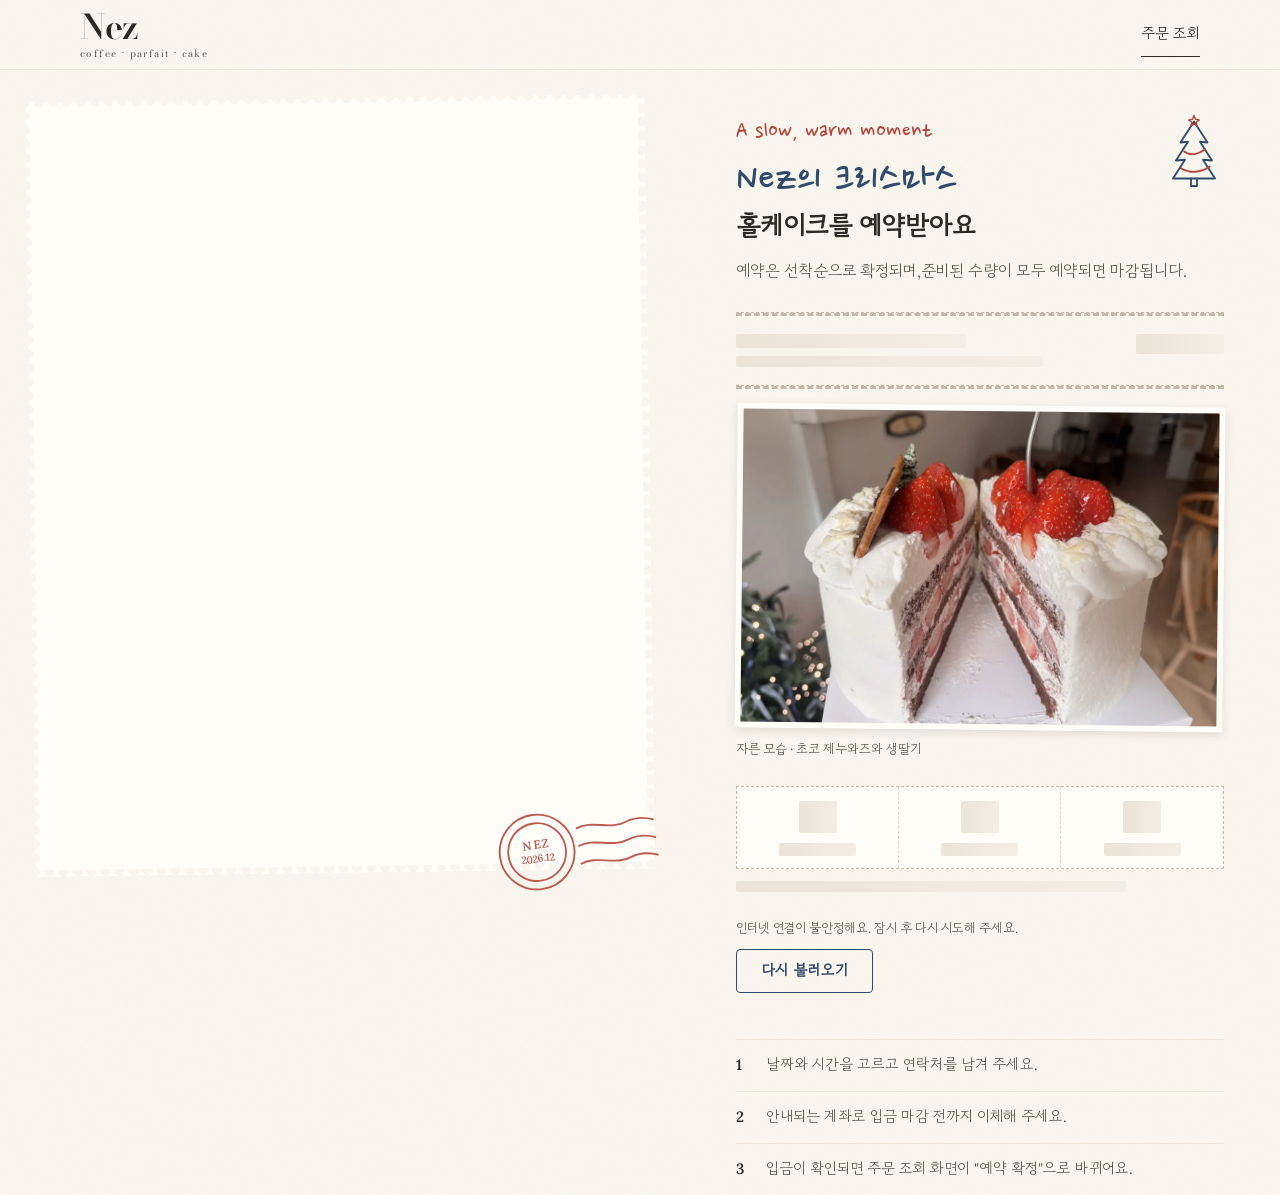
<file: web/index.html>
<!doctype html>
<html lang="ko">
<head>
  <meta charset="utf-8">
  <meta name="viewport" content="width=device-width, initial-scale=1, viewport-fit=cover">
  <meta name="theme-color" content="#fbf8f1">
  <meta name="format-detection" content="telephone=no">
  <title>크리스마스 홀케이크 예약</title>
  <meta name="description" content="Nez 크리스마스 딸기 홀케이크 예약 · 12월 23·24·25일 픽업 · 선착순">
  <!-- 링크 미리보기 (카카오톡·인스타 등). og:image는 절대 주소여야 해서 배포 주소를 적는다. -->
  <meta property="og:type" content="website">
  <meta property="og:site_name" content="Nez">
  <meta property="og:title" content="Nez 크리스마스 홀케이크 예약">
  <meta property="og:description" content="12월 23·24·25일 픽업 · 마스카포네 생크림, 초코 제누와즈, 생딸기 · 선착순 예약">
  <meta property="og:url" content="https://nez-cake.github.io/">
  <meta property="og:image" content="https://nez-cake.github.io/assets/og.jpg">
  <meta property="og:image:width" content="1200">
  <meta property="og:image:height" content="630">
  <meta property="og:image:alt" content="트리 앞 딸기 생크림 홀케이크와 메리 크리스마스 쿠키">
  <meta property="og:locale" content="ko_KR">
  <meta name="twitter:card" content="summary_large_image">
  <!-- 파비콘: 손그림 케이크. SVG를 먼저, 못 쓰는 브라우저는 PNG. 홈 화면 아이콘은 180px PNG -->
  <link rel="icon" href="assets/favicon.svg" type="image/svg+xml">
  <link rel="icon" href="assets/favicon-32.png" type="image/png" sizes="32x32">
  <link rel="apple-touch-icon" href="assets/apple-touch-icon.png">
  <link rel="preconnect" href="https://fonts.googleapis.com">
  <link rel="preconnect" href="https://fonts.gstatic.com" crossorigin>
  <link href="https://fonts.googleapis.com/css2?family=Gowun+Dodum&family=Nanum+Pen+Script&display=swap" rel="stylesheet">
  <!-- 숫자 글꼴 Lora: 숫자·기호·영문 대문자만 받아 온다(text=). 본문 글꼴 맨 앞에 두어 페이지의 모든 숫자가 Lora로 보인다 -->
  <link href="https://fonts.googleapis.com/css2?family=Lora:wght@500;600&display=swap&text=0123456789%2C.%3A-~%2F%25ABCDEFGHIJKLMNOPQRSTUVWXYZ" rel="stylesheet">
  <!-- 로고 "Nez"와 부제만 보도니: 그 글자만 받아 온다(text=) -->
  <link href="https://fonts.googleapis.com/css2?family=Bodoni+Moda:opsz,wght@6..96,400;6..96,600&display=swap&text=Nezcofeparitk%C2%B7%20" rel="stylesheet">
  <!--
    버전 꼬리표 규칙 (예전 파일이 브라우저에 남아 화면이 깨지는 것을 막는다)
    - styles.css, config.js, mock/mock-api.js, app.js 를 고치면, 아래 네 주소의 ?v= 값을 모두 새 값으로 올린다.
    - 값은 "날짜 + 알파벳" 형식: 20261123b → 같은 날 다시 고치면 20261123c, 다음 날이면 20261124a.
    - 네 파일 모두 같은 값을 쓴다. 하나만 고쳐도 네 개를 함께 올린다(헷갈리지 않게).
    - index.html 자체에는 꼬리표를 붙일 수 없다. GitHub Pages는 파일을 10분쯤 캐시하므로, 배포 직후 10분 안에는 예전 화면이 보일 수 있다(그래도 짝이 맞는 파일끼리 열려 깨지지 않는다).
  -->
  <link rel="stylesheet" href="styles.css?v=20261128b">
</head>
<body>
  <a class="skip" href="#main">본문으로 건너뛰기</a>

  <header class="top">
    <div class="top-in">
      <button type="button" class="back" id="backBtn" aria-label="처음 화면으로" hidden>
        <svg viewBox="0 0 24 24" aria-hidden="true"><path d="M15 5l-7 7 7 7"/></svg>
      </button>
      <a href="#" class="logo" id="logo" aria-label="처음 화면으로">
        <span class="logo-name" id="logoName">Nez</span>
        <span class="logo-sub" id="logoSub">coffee · parfait · cake</span>
      </a>
      <a href="#lookup" class="top-link">주문 조회</a>
    </div>
  </header>

  <main id="main" tabindex="-1">

    <!-- 불러오는 중 / 오류 -->
    <section class="screen screen-center" data-screen="loading" aria-busy="true" hidden>
      <div class="dots" aria-hidden="true"><span></span><span></span><span></span></div>
      <p class="muted">예약 정보를 불러오고 있어요</p>
    </section>

    <section class="screen screen-center" data-screen="error" hidden>
      <p class="kicker">잠시만요</p>
      <h1 class="h-lg">페이지를 불러오지 못했어요</h1>
      <p class="muted" id="loadErrorMsg">인터넷 연결을 확인하고 다시 시도해 주세요.</p>
      <button type="button" class="btn btn-solid" id="retryLoad">다시 불러오기</button>
    </section>

    <!-- 1. 소개 + 주문서 (한 화면형) -->
    <section class="screen" data-screen="home" hidden aria-labelledby="introTitle">
      <div class="home">
        <!-- 사진·제목·설명은 API를 기다리지 않고 바로 보인다. 가격·날짜·수량 자리만 뼈대로 있다가 채워진다. -->
        <!-- 대표 사진: 1단 배치는 hero-single(12번을 6:5로 잘라 케이크 전체가 들어감), PC 2단(1080px~ 그리고 가로/세로 9/8 이상, styles.css와 같은 조건) 왼쪽 고정 칸은 세로 사진(12) -->
        <div class="hero-wrap">
        <picture class="home-photo" id="heroPhoto">
          <source media="(min-width: 1080px) and (min-aspect-ratio: 9/8)" srcset="assets/hero-tall.webp" width="1200" height="1600">
          <img src="assets/hero-single.webp" width="1200" height="1000" fetchpriority="high" decoding="async"
            alt="크리스마스 트리 앞 나무 테이블에 놓인 딸기 생크림 홀케이크. 메리 크리스마스 쿠키와 촛불이 꽂혀 있어요.">
        </picture>
        <svg class="postmark" viewBox="0 0 200 110" aria-hidden="true" focusable="false"><g fill="none" stroke="#b4443a" stroke-width="2.2"><circle cx="55" cy="55" r="44"/><circle cx="55" cy="55" r="34"/><path d="M104 34 C124 26 144 42 164 34 C176 30 186 32 196 36 M104 55 C124 47 144 63 164 55 C176 51 186 53 196 57 M104 76 C124 68 144 84 164 76 C176 72 186 74 196 78"/></g><g fill="#b4443a" font-family="Lora, Georgia, serif" font-weight="600" text-anchor="middle"><text x="55" y="51" font-size="14" letter-spacing="1.5">NEZ</text><text x="55" y="67" font-size="12">2026.12</text></g></svg>
        </div>

        <div class="home-body">
          <svg class="deco deco-tree" viewBox="0 0 80 100" aria-hidden="true" focusable="false"><g fill="none" stroke="#2f4a6d" stroke-width="2.4" stroke-linecap="round" stroke-linejoin="round"><path d="M40 10 L22 38 L32 37 L16 62 L28 61 L12 86 L68 86 L52 61 L64 62 L48 37 L58 38 Z"/><path d="M36 86 L36 96 L44 96 L44 86"/><path d="M27 50 C35 56 46 54 55 47" stroke="#b4443a"/><path d="M22 72 C34 80 50 78 61 70" stroke="#b4443a"/><path d="M40 2 l2 5 5 1-4 3 1 5-4-3-4 3 1-5-4-3 5-1z" stroke="#b4443a" stroke-width="1.8"/></g></svg>
          <p class="kicker" id="introKicker">A slow, warm moment</p>
          <h1 class="h-xl" id="introTitle"><span class="hw"><span id="introCafe">Nez</span>의 크리스마스</span> 홀케이크를 예약받아요</h1>
          <p class="lead" id="introLead">예약은 선착순으로 확정되며,준비된 수량이 모두 예약되면 마감됩니다.</p>

          <div id="introData" aria-busy="true">
            <ul class="cakes" id="cakeList">
              <li class="sk-row" aria-hidden="true"><div><span class="sk sk-w60"></span><span class="sk sk-w80 sk-sm"></span></div><span class="sk sk-price"></span></li>
            </ul>
            <!-- 단면 사진: 구성 설명(초코 제누와즈, 생딸기)을 눈으로 보여 준다 -->
            <figure class="cake-cut">
              <img src="assets/cake-cut.webp" width="1200" height="800" loading="lazy" decoding="async"
                alt="케이크를 자른 단면. 초코 제누와즈 사이사이에 생크림과 생딸기가 층층이 들어 있어요.">
              <figcaption>자른 모습 · 초코 제누와즈와 생딸기</figcaption>
            </figure>
            <div class="datebox" id="introDates" role="list" aria-label="날짜별 예약 현황">
              <div aria-hidden="true"><span class="sk sk-num"></span><span class="sk sk-w50 sk-sm"></span></div>
              <div aria-hidden="true"><span class="sk sk-num"></span><span class="sk sk-w50 sk-sm"></span></div>
              <div aria-hidden="true"><span class="sk sk-num"></span><span class="sk sk-w50 sk-sm"></span></div>
            </div>
            <dl class="facts" id="introNote"><div aria-hidden="true"><span class="sk sk-w80 sk-sm"></span></div></dl>
            <p class="place" id="introPlace" hidden></p>
            <p class="load-msg" id="introLoadMsg" role="status">예약 현황을 불러오고 있어요…</p>
          </div>

          <!-- 픽업 안내: catalog notices. 비어 있으면 숨긴다 -->
          <section class="notice-sec" id="story" aria-labelledby="noticeTitle" hidden>
            <h2 class="sub-title" id="noticeTitle">픽업 안내 <svg class="deco deco-bow" viewBox="0 0 100 60" aria-hidden="true" focusable="false"><g fill="none" stroke="#b4443a" stroke-width="2.6" stroke-linecap="round" stroke-linejoin="round"><path d="M50 24 C34 6 14 10 18 24 C22 36 42 32 50 24 C58 32 78 36 82 24 C86 10 66 6 50 24Z"/><path d="M47 27 C42 40 36 48 28 56"/><path d="M53 27 C58 40 64 48 72 56"/><circle cx="50" cy="25" r="4"/></g></svg></h2>
            <ul class="notices" id="introNotices"></ul>
          </section>

          <ol class="steps" aria-label="예약 순서">
            <li><i>1</i><span>날짜와 시간을 고르고 연락처를 남겨 주세요.</span></li>
            <li><i>2</i><span>안내되는 계좌로 입금 마감 전까지 이체해 주세요.</span></li>
            <li><i>3</i><span>입금이 확인되면 주문 조회 화면이 <span class="nw">"예약 확정"으로</span> 바뀌어요.</span></li>
          </ol>

          <!-- 접수 전·마감 후에는 주문서 대신 이 안내만 보인다 -->
          <p class="closed" id="closedNotice" role="status" hidden></p>

          <form id="orderForm" class="order-form" novalidate autocomplete="on" aria-labelledby="formTitle" hidden>
            <h2 class="divider-title" id="formTitle"><span>예약하기</span><svg class="deco deco-cake" viewBox="0 0 120 100" aria-hidden="true" focusable="false"><g fill="none" stroke="#2f4a6d" stroke-width="2.6" stroke-linecap="round" stroke-linejoin="round"><path d="M20 52 C20 46 100 46 100 52 L100 84 C100 92 20 92 20 84 Z"/><path d="M20 52 C24 60 32 52 38 60 C44 52 52 60 60 54 C68 60 76 52 82 60 C88 52 96 60 100 52"/><path d="M60 46 L60 26"/><path d="M60 22 C63 16 61 12 60 8 C58 13 56 16 60 22Z" stroke="#b4443a"/><path d="M34 48 c-3-6 3-9 6-4 c3-5 9-2 6 4" stroke="#b4443a"/><path d="M74 48 c-3-6 3-9 6-4 c3-5 9-2 6 4" stroke="#b4443a"/><path d="M12 92 L108 92"/></g></svg></h2>

          <fieldset class="sec" data-field="productId" id="cakeField" aria-describedby="err-productId" hidden>
            <legend class="sec-t"><b>케이크</b></legend>
            <div class="cake-choices" id="cakeChoices"></div>
            <p class="err" id="err-productId"></p>
          </fieldset>

          <fieldset class="sec" data-field="pickupDate" aria-describedby="err-pickupDate">
            <legend class="sec-t"><b>픽업 날짜</b><span id="dateHint"></span></legend>
            <div id="calendars"></div>
            <p class="err" id="err-pickupDate"></p>
          </fieldset>

          <fieldset class="sec" data-field="pickupTime" aria-describedby="err-pickupTime">
            <legend class="sec-t"><b>픽업 시간</b><span id="timeHint"></span></legend>
            <div class="times" id="timeChoices"></div>
            <p class="err" id="err-pickupTime"></p>
          </fieldset>

          <div class="sec">
            <h2 class="sec-t"><b>주문하시는 분</b></h2>

            <div class="field" data-field="customerName">
              <label for="customerName">성함</label>
              <input class="input" id="customerName" name="customerName" type="text" maxlength="20" autocomplete="name" enterkeyhint="next" aria-describedby="err-customerName depositorNote">
              <p class="hint" id="depositorNote">입금자명도 이 성함으로 들어가요. <b>이 이름 그대로 입금해야 자동 확정됩니다.</b></p>
              <p class="err" id="err-customerName"></p>
            </div>

            <details class="depositor" id="depositorDetails">
              <summary><span>입금자명이 다른가요?</span></summary>
              <div class="field" data-field="depositorName">
                <label for="depositorName">입금자명</label>
                <input class="input" id="depositorName" name="depositorName" type="text" maxlength="20" enterkeyhint="next" aria-describedby="err-depositorName depositorCallout">
                <p class="callout" id="depositorCallout">통장에 찍히는 이름(가족 명의 등)을 적어 주세요. 이 이름 그대로 입금해야 자동 확정됩니다.</p>
                <p class="err" id="err-depositorName"></p>
              </div>
            </details>

            <div class="field" data-field="phone">
              <label for="phone">연락처</label>
              <input class="input" id="phone" name="phone" type="tel" inputmode="numeric" maxlength="13" autocomplete="tel" enterkeyhint="done" placeholder="010-0000-0000" aria-describedby="err-phone">
              <p class="err" id="err-phone"></p>
            </div>

            <div class="field" data-field="qty">
              <span class="label" id="qtyLabel">케이크 개수</span>
              <div class="qty" role="group" aria-labelledby="qtyLabel" aria-describedby="qtyHint">
                <button type="button" id="qtyMinus" aria-label="한 개 줄이기">−</button>
                <output id="qtyValue" aria-live="polite">1</output>
                <button type="button" id="qtyPlus" aria-label="한 개 늘리기">+</button>
              </div>
              <p class="hint" id="qtyHint"></p>
              <p class="err" id="err-qty"></p>
            </div>

            <div class="field" data-field="lettering" id="letteringField" hidden>
              <label for="lettering">레터링 문구 <span class="opt">선택</span></label>
              <input class="input" id="lettering" name="lettering" type="text" aria-describedby="letteringHint err-lettering">
              <p class="hint" id="letteringHint"><span id="letteringCount">0</span> / <span id="letteringMax">20</span>자</p>
              <p class="err" id="err-lettering"></p>
            </div>
          </div>

          <div class="sec" data-field="agreePrivacy">
            <label class="agree">
              <input type="checkbox" id="agreePrivacy" name="agreePrivacy" aria-describedby="privacyText err-agreePrivacy">
              <span class="box" aria-hidden="true"></span>
              <span>개인정보 수집·이용에 <span class="nw">동의합니다 <em>(필수)</em></span>
                <small id="privacyText"></small>
              </span>
            </label>
            <p class="err" id="err-agreePrivacy"></p>
            <div class="refund-box" id="formRefund" hidden>
              <p class="refund-title">환불·변경 규정</p>
              <p class="refund-text" id="formRefundText"></p>
            </div>
          </div>

          <p class="form-error" id="formError" role="alert" hidden></p>

          </form>

          <!-- 주문 바: 폰·태블릿은 화면 아래 고정, PC는 오른쪽 칸 아래에 붙는다 -->
          <aside class="summary" id="orderBar" aria-label="주문 요약" hidden>
            <div class="sum-total">
              <span class="sum-meta" id="barMeta">결제 금액</span>
              <strong id="totalAmount">0원</strong>
            </div>
            <button type="submit" form="orderForm" class="btn btn-solid" id="submitBtn">주문하기</button>
          </aside>
        </div>
      </div>
    </section>

    <!-- 3. 입금 안내 / 주문 상태 -->
    <section class="screen" data-screen="order" hidden>
      <div id="orderView" class="order-wrap"></div>
    </section>

    <!-- 4. 주문 조회 -->
    <section class="screen" data-screen="lookup" hidden aria-labelledby="lookupTitle">
      <div class="lookup-wrap">
        <p class="kicker">주문 확인</p>
        <h1 class="h-lg" id="lookupTitle">주문 조회</h1>
        <p class="muted">주문하실 때 적은 성함과 연락처를 입력해 주세요.</p>
        <form id="lookupForm" novalidate>
          <div class="field" data-field="lkName">
            <label for="lookupName">성함</label>
            <input class="input" id="lookupName" type="text" autocomplete="name" maxlength="20" placeholder="김민지" aria-describedby="err-lkName">
            <p class="err" id="err-lkName"></p>
          </div>
          <div class="field" data-field="lkPhone">
            <label for="lookupPhone">연락처</label>
            <input class="input" id="lookupPhone" type="tel" inputmode="numeric" autocomplete="tel" maxlength="13" placeholder="010-0000-0000" aria-describedby="err-lkPhone">
            <p class="err" id="err-lkPhone"></p>
          </div>
          <p class="form-error" id="lookupError" role="alert" hidden></p>
          <button type="submit" class="btn btn-solid btn-block" id="lookupBtn">조회하기</button>
        </form>
        <div class="order-list" id="lookupResults" hidden></div>
        <div class="order-list recent" id="recentOrders" hidden></div>
      </div>
    </section>
  </main>

  <footer class="footer" id="footer" hidden>
    <div class="footer-in">
      <p class="footer-logo" id="footName"></p>
      <dl class="footer-biz" id="footBiz"></dl>
      <div class="footer-policy" id="footPolicy">
        <p class="footer-label">환불·변경 규정</p>
        <p id="footRefund"></p>
      </div>
      <a class="footer-insta" id="footInsta" href="#" target="_blank" rel="noopener" hidden>인스타그램</a>
    </div>
  </footer>

  <!-- 복사 대체용 시트 (클립보드가 막힌 브라우저) -->
  <div class="sheet" id="copySheet" hidden>
    <div class="sheet-panel" role="dialog" aria-modal="true" aria-labelledby="copySheetTitle">
      <p class="sheet-title" id="copySheetTitle">길게 눌러 복사해 주세요</p>
      <input class="input input-code" id="copySheetInput" type="text" readonly aria-labelledby="copySheetTitle">
      <button type="button" class="btn btn-line btn-block" id="copySheetClose">닫기</button>
    </div>
  </div>

  <div class="toast" id="toast" role="status" aria-live="polite"></div>

  <script src="config.js?v=20261128b"></script>
  <script src="mock/mock-api.js?v=20261128b"></script>
  <script src="app.js?v=20261128b"></script>
</body>
</html>
</file>
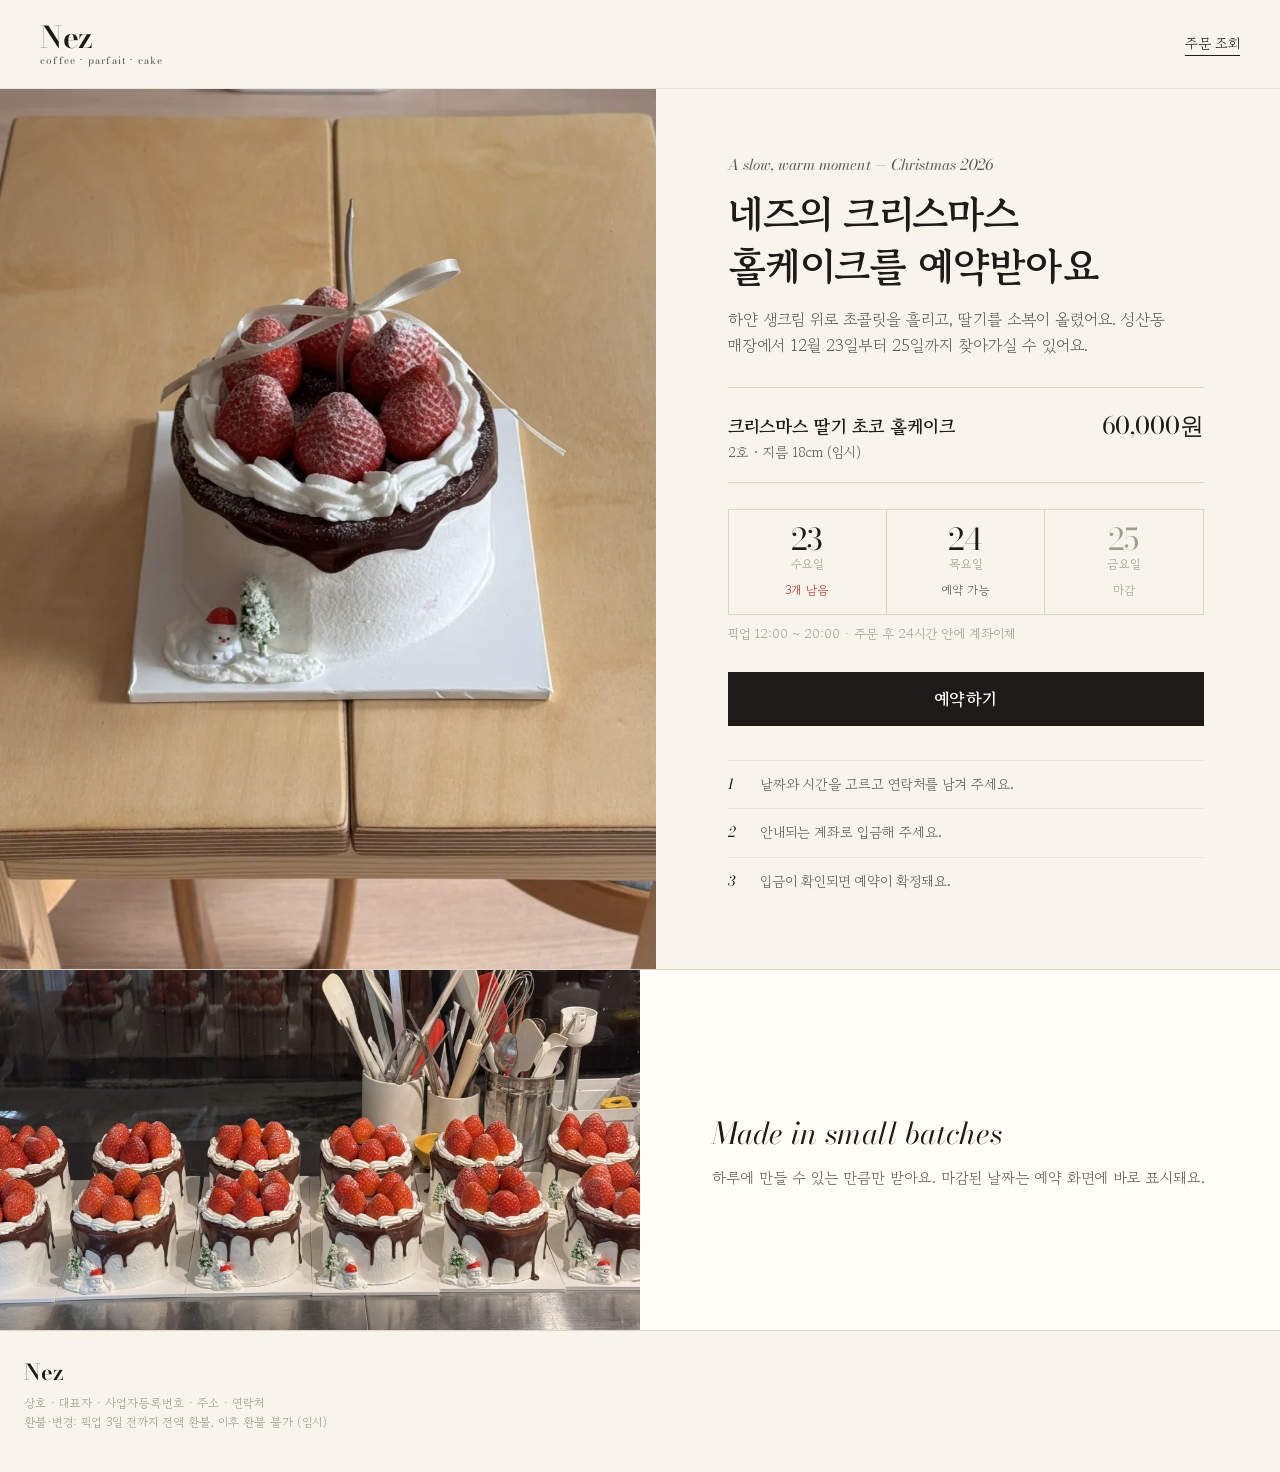
<file: web/mockups/a.html>
<!doctype html>
<html lang="ko">
<head>
<meta charset="utf-8">
<meta name="viewport" content="width=device-width, initial-scale=1">
<title>Nez 목업 A · 영업 달력</title>
<link rel="preconnect" href="https://fonts.googleapis.com">
<link rel="preconnect" href="https://fonts.gstatic.com" crossorigin>
<link href="https://fonts.googleapis.com/css2?family=Bodoni+Moda:ital,opsz,wght@0,6..96,400;0,6..96,600;1,6..96,400&family=Gowun+Batang:wght@400;700&display=swap" rel="stylesheet">
<style>
/* 방향 A — "영업 달력": 아이보리 종이, 굵기 대비 큰 세리프, 가는 회색 격자, 분홍 원 */
:root{
  --ivory:#f8f4ec; --paper:#fffdf8; --line:#d9d3c8; --line-soft:#e9e4da;
  --ink:#1d1a17; --ink-2:#5e574f; --ink-3:#a39b90;
  --choco:#4a2f24; --wood:#c9a97c; --berry:#b7372f; --pink:#f6d9d6; --silver:#b9bcc0; --pista:#a7b38a;
  --latin:"Bodoni Moda", "Times New Roman", serif;
  --kr:"Gowun Batang", "Apple SD Gothic Neo", serif;
}
*{box-sizing:border-box} html{-webkit-text-size-adjust:100%}
body{margin:0;background:var(--ivory);color:var(--ink);font-family:var(--kr);font-size:16px;line-height:1.65;word-break:keep-all}
img{display:block;max-width:100%}
.screen{display:none} .screen.on{display:block}

/* 상단 */
.top{display:flex;align-items:center;justify-content:space-between;padding:18px 22px;border-bottom:1px solid var(--line-soft);background:var(--ivory)}
.logo{font-family:var(--latin);font-size:30px;font-weight:600;letter-spacing:-.01em;line-height:1;text-decoration:none;color:var(--ink)}
.logo small{display:block;font-size:10px;font-weight:400;letter-spacing:.12em;color:var(--ink-2);margin-top:4px}
.top a.link{font-size:14px;color:var(--ink);text-decoration:none;border-bottom:1px solid var(--ink)}

/* 소개 */
.intro{display:grid}
.intro-photo{position:relative;background:#e9dfcf}
.intro-photo img{width:100%;aspect-ratio:4/5;object-fit:cover}
.intro-text{padding:34px 24px 40px}
.kicker{font-family:var(--latin);font-style:italic;font-size:15px;color:var(--ink-2);margin:0}
h1{font-family:var(--kr);font-weight:700;font-size:30px;line-height:1.3;margin:10px 0 14px;letter-spacing:-.02em}
.lead{color:var(--ink-2);margin:0 0 28px}
.cake{border-top:1px solid var(--line);border-bottom:1px solid var(--line);padding:18px 0;display:flex;justify-content:space-between;align-items:baseline;gap:12px}
.cake b{font-size:18px} .cake span{color:var(--ink-2);font-size:14px;display:block}
.price{font-family:var(--latin);font-size:24px;white-space:nowrap}
.dates{display:grid;grid-template-columns:repeat(3,1fr);margin:26px 0 8px;border:1px solid var(--line)}
.dates>div{padding:14px 6px;text-align:center;border-right:1px solid var(--line)}
.dates>div:last-child{border-right:0}
.dates .n{font-family:var(--latin);font-size:30px;line-height:1}
.dates .w{font-size:12px;color:var(--ink-3)}
.dates .s{font-size:12px;margin-top:6px;color:var(--ink-2)}
.dates .low .s{color:var(--berry)}
.dates .out .n{color:var(--ink-3)} .dates .out .s{color:var(--ink-3)}
.dates .out .n{position:relative}
.note{font-size:13px;color:var(--ink-3);margin:6px 0 28px}
.btn{display:flex;align-items:center;justify-content:center;width:100%;min-height:54px;border:0;border-radius:0;background:var(--ink);color:var(--paper);font-family:var(--kr);font-size:17px;font-weight:700;text-decoration:none;letter-spacing:.02em}
.steps{margin:34px 0 0;padding:0;list-style:none;font-size:14px;color:var(--ink-2)}
.steps li{display:flex;gap:14px;padding:12px 0;border-top:1px solid var(--line-soft)}
.steps i{font-family:var(--latin);font-style:italic;color:var(--ink);min-width:18px}
.lineup{margin:0}
.lineup img{width:100%;aspect-ratio:16/9;object-fit:cover}
.lineup figcaption{font-size:12px;color:var(--ink-3);padding:8px 24px}

/* 주문서 */
.form-wrap{padding:26px 22px 120px}
.form-head h2{font-family:var(--kr);font-size:26px;margin:4px 0 6px}
.form-head p{margin:0;color:var(--ink-2);font-size:14px}
.sec{margin-top:34px}
.sec-t{display:flex;justify-content:space-between;align-items:baseline;margin-bottom:12px}
.sec-t b{font-size:16px}
.sec-t span{font-size:13px;color:var(--ink-3)}

.cal{background:var(--paper);border:1px solid var(--line)}
.cal-h{text-align:center;padding:16px 0 10px;font-family:var(--latin);font-size:34px;line-height:1}
.cal-h small{font-family:var(--kr);font-size:18px;margin-left:2px}
.cal-g{display:grid;grid-template-columns:repeat(7,1fr);border-top:1px solid var(--line)}
.cal-g .wd{font-size:11px;text-align:center;padding:6px 0;color:var(--ink-3);border-bottom:1px solid var(--line)}
.cal-g .d{position:relative;min-height:58px;border-right:1px solid var(--line-soft);border-bottom:1px solid var(--line-soft);padding:6px 2px 4px;text-align:center;font-family:var(--latin);font-size:16px;color:#cfc9be}
.cal-g .d:nth-child(7n){border-right:0}
.cal-g .d.pick{color:var(--ink);cursor:pointer}
.cal-g .d{line-height:34px}
.cal-g .d .c{line-height:1;display:inline-grid;place-items:center;width:34px;height:34px;border-radius:50%}
.cal-g .d .t{display:block;font-family:var(--kr);font-size:10px;line-height:1.2;color:var(--ink-2)}
.cal-g .d.low .t{color:var(--berry)}
.cal-g .d.sel .c{background:var(--choco);color:var(--paper)}
.cal-g .d.out{color:var(--ink-3)}
.cal-g .d.out .c{background:var(--pink);color:#b9827c}
.cal-g .d.out .t{color:#b9827c}
.legend{display:flex;gap:16px;font-size:12px;color:var(--ink-3);padding:10px 12px;border-top:1px solid var(--line)}
.legend i{display:inline-block;width:10px;height:10px;border-radius:50%;margin-right:5px;vertical-align:-1px}

.times{display:grid;grid-template-columns:repeat(4,1fr);border-top:1px solid var(--line);border-left:1px solid var(--line);background:var(--paper)}
.times button{min-height:48px;border:0;border-right:1px solid var(--line);border-bottom:1px solid var(--line);background:transparent;font-family:var(--latin);font-size:16px;color:var(--ink);cursor:pointer}
.times button.sel{background:var(--choco);color:var(--paper)}
.times .ap{grid-column:1/-1;font-family:var(--kr);font-size:12px;color:var(--ink-3);text-align:left;padding:6px 10px;border-right:1px solid var(--line);border-bottom:1px solid var(--line)}

.field{margin-top:22px}
.field label{display:block;font-size:14px;margin-bottom:6px;color:var(--ink-2)}
.input{width:100%;min-height:52px;border:0;border-bottom:1px solid var(--ink);background:transparent;font-family:var(--kr);font-size:18px;padding:8px 2px;border-radius:0;outline:none}
.input::placeholder{color:var(--ink-3)}
.qty{display:flex;align-items:center;justify-content:space-between;border:1px solid var(--line);background:var(--paper);padding:6px}
.qty button{width:46px;height:46px;border:0;background:transparent;font-size:22px;cursor:pointer}
.qty output{font-family:var(--latin);font-size:24px}
.qty .hint{font-size:12px;color:var(--ink-3)}
details{margin-top:14px;font-size:14px;color:var(--ink-2)}
summary{cursor:pointer;list-style:none;border-bottom:1px dashed var(--ink-3);display:inline-block}
summary::-webkit-details-marker{display:none}
.callout{margin-top:10px;font-size:13px;color:var(--berry)}
.agree{display:flex;gap:12px;align-items:flex-start;margin-top:30px;padding:16px;border:1px solid var(--line);background:var(--paper);font-size:14px}
.agree .box{flex:none;width:22px;height:22px;border:1.5px solid var(--ink);display:grid;place-items:center;background:var(--ink);color:var(--paper);font-size:13px}
.agree small{display:block;color:var(--ink-3);margin-top:4px}

.summary{position:fixed;left:0;right:0;bottom:0;background:var(--ivory);border-top:1px solid var(--line);padding:12px 18px 14px;display:flex;gap:14px;align-items:center}
.summary .sum-t{flex:1;min-width:0;font-size:12px;color:var(--ink-2);line-height:1.4}
.summary .sum-t b{display:block;font-family:var(--latin);font-size:22px;color:var(--ink);font-weight:400}
.summary .detail{display:none}
.summary .btn{width:auto;flex:1.2}

footer{padding:30px 24px 40px;border-top:1px solid var(--line);font-size:12px;color:var(--ink-3)}
footer .logo{font-size:22px;margin-bottom:10px;display:inline-block}

/* 넓은 화면 */
@media (min-width:768px){
  .top{padding:22px 40px}
  .intro-text{padding:48px 56px 56px}
  .form-wrap{padding:40px 40px 120px;max-width:720px;margin:0 auto}
  .times{grid-template-columns:repeat(6,1fr)}
}
@media (min-width:1080px){
  .intro{grid-template-columns:minmax(0,1.05fr) minmax(0,1fr);min-height:calc(100vh - 75px)}
  .intro-photo img{height:100%;aspect-ratio:auto;position:absolute;inset:0}
  .intro-text{padding:64px 72px;align-self:center;max-width:620px}
  h1{font-size:40px}
  .lineup{display:grid;grid-template-columns:1fr 1fr;align-items:center;background:var(--paper);border-top:1px solid var(--line)}
  .lineup figcaption{padding:40px 72px;font-size:15px;color:var(--ink-2)}
  .lineup figcaption b{display:block;font-family:var(--latin);font-style:italic;font-weight:400;font-size:30px;color:var(--ink);margin-bottom:8px}
  .form-wrap{max-width:1120px;display:grid;grid-template-columns:minmax(0,1fr) 340px;gap:64px;padding:56px 40px 80px}
  .form-head{grid-column:1/-1}
  .summary{position:sticky;top:24px;align-self:start;display:block;border:1px solid var(--line);background:var(--paper);padding:26px}
  .summary .detail{display:block;margin:14px 0 20px;font-size:14px}
  .summary .detail div{display:flex;justify-content:space-between;padding:9px 0;border-bottom:1px solid var(--line-soft)}
  .summary .detail dt{color:var(--ink-3)} .summary .detail dd{margin:0}
  .summary .btn{width:100%}
  .summary .sum-t b{font-size:30px}
}
</style>
</head>
<body>
<header class="top">
  <a class="logo" href="#">Nez<small>coffee · parfait · cake</small></a>
  <a class="link" href="#">주문 조회</a>
</header>

<!-- 소개 -->
<section class="screen" id="intro">
  <div class="intro">
    <div class="intro-photo"><img src="../assets/hero.webp" alt="원목 테이블 위 딸기 초코 홀케이크"></div>
    <div class="intro-text">
      <p class="kicker">A slow, warm moment — Christmas 2026</p>
      <h1>네즈의 크리스마스<br>홀케이크를 예약받아요</h1>
      <p class="lead">하얀 생크림 위로 초콜릿을 흘리고, 딸기를 소복이 올렸어요. 성산동 매장에서 12월 23일부터 25일까지 찾아가실 수 있어요.</p>
      <div class="cake"><div><b>크리스마스 딸기 초코 홀케이크</b><span>2호 · 지름 18cm (임시)</span></div><div class="price">60,000원</div></div>
      <div class="dates">
        <div class="low"><div class="n">23</div><div class="w">수요일</div><div class="s">3개 남음</div></div>
        <div><div class="n">24</div><div class="w">목요일</div><div class="s">예약 가능</div></div>
        <div class="out"><div class="n">25</div><div class="w">금요일</div><div class="s">마감</div></div>
      </div>
      <p class="note">픽업 12:00 ~ 20:00 · 주문 후 24시간 안에 계좌이체</p>
      <a class="btn" href="#form">예약하기</a>
      <ol class="steps">
        <li><i>1</i>날짜와 시간을 고르고 연락처를 남겨 주세요.</li>
        <li><i>2</i>안내되는 계좌로 입금해 주세요.</li>
        <li><i>3</i>입금이 확인되면 예약이 확정돼요.</li>
      </ol>
    </div>
  </div>
  <figure class="lineup">
    <img src="../assets/lineup.webp" alt="작업대에 줄지어 놓인 홀케이크들">
    <figcaption><b>Made in small batches</b>하루에 만들 수 있는 만큼만 받아요. 마감된 날짜는 예약 화면에 바로 표시돼요.</figcaption>
  </figure>
  <footer><span class="logo">Nez</span><br>상호 · 대표자 · 사업자등록번호 · 주소 · 연락처<br>환불·변경: 픽업 3일 전까지 전액 환불, 이후 환불 불가 (임시)</footer>
</section>

<!-- 주문서 -->
<section class="screen" id="form">
  <div class="form-wrap">
    <div class="form-head"><p class="kicker">Reservation</p><h2>예약하기</h2><p>크리스마스 딸기 초코 홀케이크 · 60,000원</p></div>
    <div class="form-main">
      <div class="sec">
        <div class="sec-t"><b>픽업 날짜</b><span>23 · 24 · 25일 중에서</span></div>
        <div class="cal">
          <div class="cal-h">12<small>월</small></div>
          <div class="cal-g">
            <div class="wd">일</div><div class="wd">월</div><div class="wd">화</div><div class="wd">수</div><div class="wd">목</div><div class="wd">금</div><div class="wd">토</div>
            <div class="d"></div><div class="d"></div><div class="d">1</div><div class="d">2</div><div class="d">3</div><div class="d">4</div><div class="d">5</div>
            <div class="d">6</div><div class="d">7</div><div class="d">8</div><div class="d">9</div><div class="d">10</div><div class="d">11</div><div class="d">12</div>
            <div class="d">13</div><div class="d">14</div><div class="d">15</div><div class="d">16</div><div class="d">17</div><div class="d">18</div><div class="d">19</div>
            <div class="d">20</div><div class="d">21</div><div class="d">22</div>
            <div class="d pick low"><span class="c">23</span><span class="t">3개 남음</span></div>
            <div class="d pick sel"><span class="c">24</span><span class="t">예약 가능</span></div>
            <div class="d out"><span class="c">25</span><span class="t">마감</span></div>
            <div class="d">26</div>
            <div class="d">27</div><div class="d">28</div><div class="d">29</div><div class="d">30</div><div class="d">31</div><div class="d"></div><div class="d"></div>
          </div>
          <div class="legend"><span><i style="background:var(--choco)"></i>선택</span><span><i style="background:var(--pink)"></i>마감</span></div>
        </div>
      </div>

      <div class="sec">
        <div class="sec-t"><b>픽업 시간</b><span>12월 24일 (목)</span></div>
        <div class="times">
          <div class="ap">낮</div>
          <button>12:00</button><button>12:30</button><button>13:00</button><button>13:30</button><button>14:00</button><button class="sel">14:30</button><button>15:00</button><button>15:30</button><button>16:00</button><button>16:30</button><button>17:00</button><button>17:30</button>
          <div class="ap">저녁</div>
          <button>18:00</button><button>18:30</button><button>19:00</button><button>19:30</button><button>20:00</button>
        </div>
      </div>

      <div class="sec">
        <div class="sec-t"><b>주문하시는 분</b></div>
        <div class="field"><label>성함</label><input class="input" value="김민지"></div>
        <div class="field"><label>연락처</label><input class="input" value="010-1234-5678" inputmode="numeric"></div>
        <details><summary>입금자명이 다른가요?</summary>
          <div class="field"><label>입금자명</label><input class="input" value="김민지"></div>
          <p class="callout">이 이름 그대로 입금해야 자동 확정됩니다.</p>
        </details>
        <div class="field"><label>케이크 개수</label>
          <div class="qty"><button aria-label="줄이기">−</button><div style="text-align:center"><output>1</output><div class="hint">최대 2개</div></div><button aria-label="늘리기">+</button></div>
        </div>
      </div>

      <label class="agree"><span class="box">✓</span><span>개인정보 수집·이용에 동의합니다 (필수)<small>이름·연락처 / 예약 확인과 픽업 안내 / 픽업 후 환불 문의 기간까지 보관</small></span></label>
    </div>

    <aside class="summary">
      <div class="sum-t">결제 금액<b>60,000원</b></div>
      <dl class="detail">
        <div><dt>케이크</dt><dd>딸기 초코 홀케이크 × 1</dd></div>
        <div><dt>픽업</dt><dd>12월 24일 (목) 14:30</dd></div>
        <div><dt>입금자명</dt><dd>김민지</dd></div>
      </dl>
      <a class="btn" href="#intro">주문하기</a>
    </aside>
  </div>
</section>

<script>
function show(){var f=location.hash==="#form";document.getElementById("intro").classList.toggle("on",!f);document.getElementById("form").classList.toggle("on",f);scrollTo(0,0)}
addEventListener("hashchange",show);show();
</script>
</body>
</html>
</file>
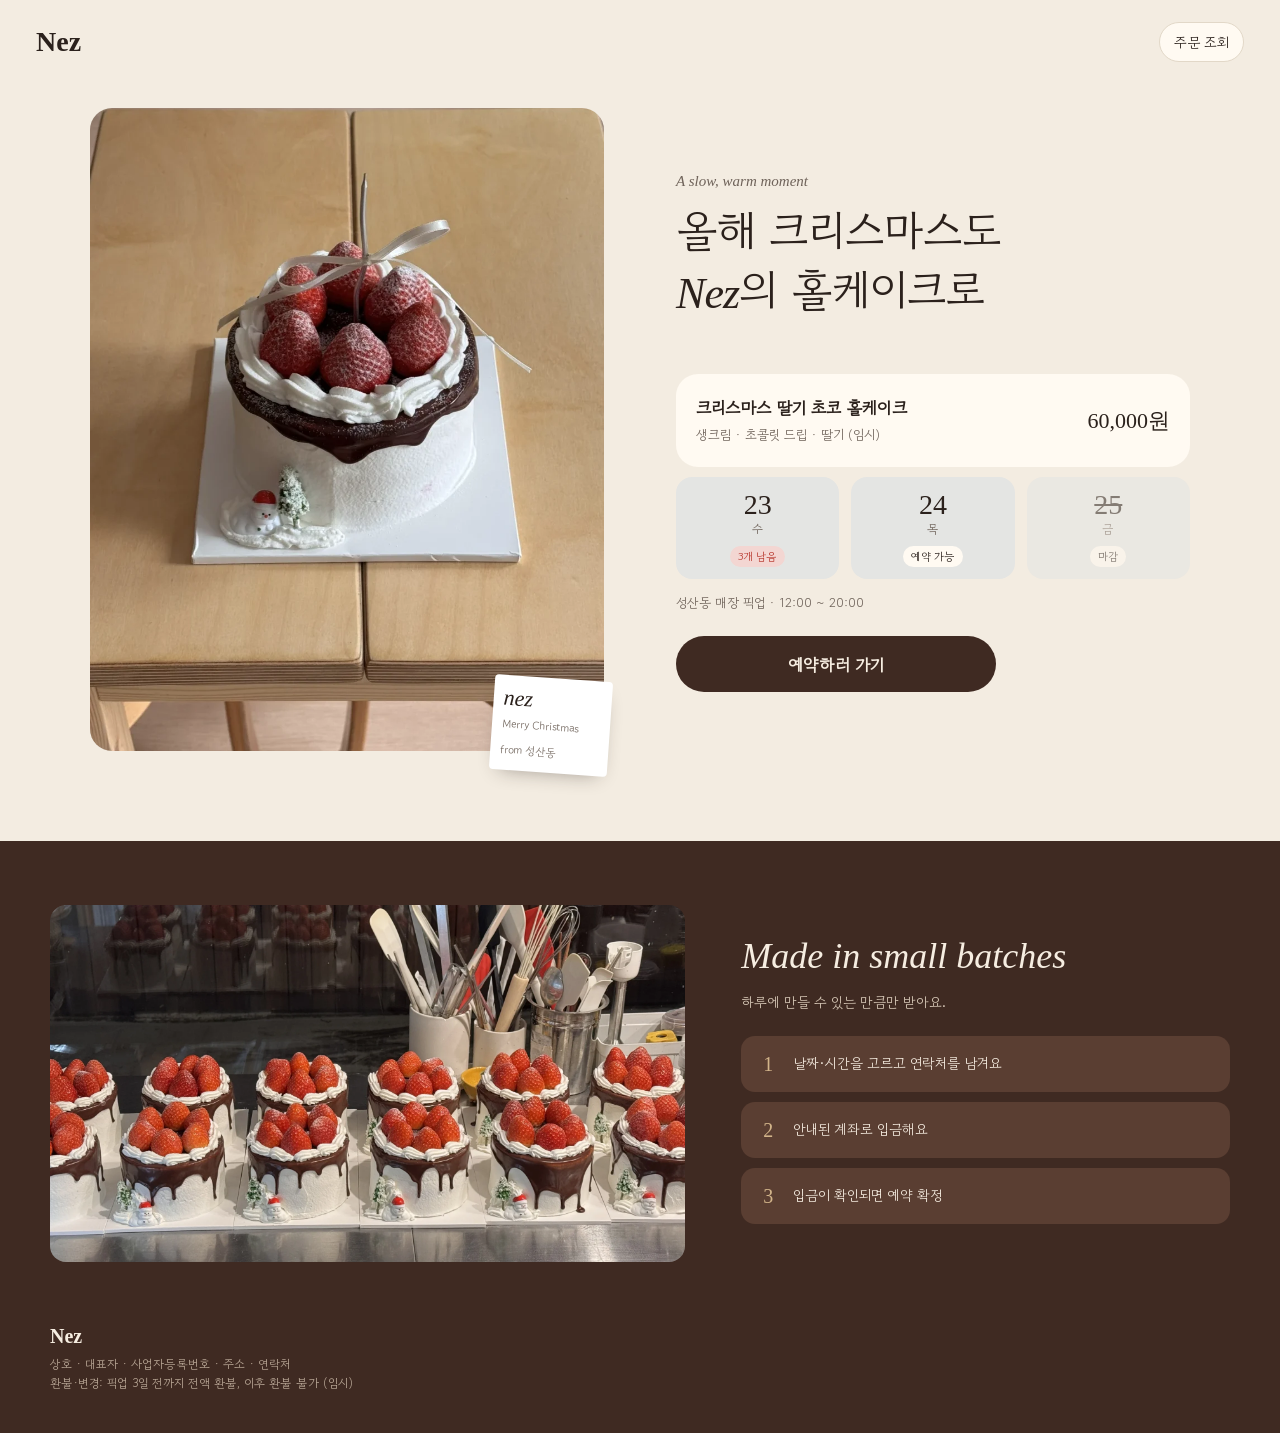
<file: web/mockups/b.html>
<!doctype html>
<html lang="ko">
<head>
<meta charset="utf-8">
<meta name="viewport" content="width=device-width, initial-scale=1">
<title>Nez 목업 B · 은색 트레이</title>
<link rel="preconnect" href="https://fonts.googleapis.com">
<link rel="preconnect" href="https://fonts.gstatic.com" crossorigin>
<link href="https://fonts.googleapis.com/css2?family=Playfair+Display:ital,wght@0,500;0,700;1,500&family=Gowun+Dodum&display=swap" rel="stylesheet">
<style>
/* 방향 B — "은색 트레이": 크림 바탕에 둥근 카드, 초콜릿 브라운 블록, 원목·은색 포인트, 대화체 단계 */
:root{
  --cream:#f3ece1; --card:#fffaf2; --tray:#e4e5e3; --line:#e2d8c8;
  --ink:#2b211c; --ink-2:#6f635a; --ink-3:#a99d92;
  --choco:#3f2a22; --choco-2:#5a3e32; --on-choco:#f6ede1;
  --wood:#d2b48a; --berry:#b8392f; --pink:#f3d6d2; --pista:#b6bf95;
  --display:"Playfair Display", "Times New Roman", serif;
  --body:"Gowun Dodum", -apple-system, "Apple SD Gothic Neo", "Malgun Gothic", sans-serif;
  --r:22px;
}
*{box-sizing:border-box} html{-webkit-text-size-adjust:100%}
body{margin:0;background:var(--cream);color:var(--ink);font-family:var(--body);font-size:16px;line-height:1.6;word-break:keep-all}
img{display:block;max-width:100%}
.screen{display:none} .screen.on{display:block}

.top{display:flex;justify-content:space-between;align-items:center;padding:16px 20px}
.logo{font-family:var(--display);font-weight:700;font-size:28px;line-height:1;color:var(--ink);text-decoration:none}
.pill{font-size:14px;padding:8px 14px;border-radius:999px;background:var(--card);border:1px solid var(--line);color:var(--ink);text-decoration:none}

/* 소개 */
.hero{padding:6px 20px 0;text-align:center}
.hero .tag{display:inline-block;font-family:var(--display);font-style:italic;color:var(--ink-2);font-size:15px}
.hero h1{font-size:28px;line-height:1.35;margin:8px 0 22px;font-weight:400;letter-spacing:-.02em}
.hero h1 em{font-family:var(--display);font-style:italic}
.photo-card{position:relative;margin:0 auto;max-width:420px}
.photo-card img{width:100%;aspect-ratio:4/5;object-fit:cover;border-radius:var(--r)}
.note{position:absolute;right:-6px;bottom:-22px;width:118px;padding:12px 10px 10px;background:#fff;border-radius:4px;box-shadow:0 8px 20px -10px rgba(43,33,28,.45);transform:rotate(4deg);text-align:left}
.note b{display:block;font-family:var(--display);font-style:italic;font-weight:500;font-size:22px;line-height:1}
.note span{font-size:11px;color:var(--ink-2)}
.info{padding:44px 20px 10px;max-width:520px;margin:0 auto}
.product{background:var(--card);border-radius:var(--r);padding:20px;display:flex;justify-content:space-between;align-items:center;gap:12px}
.product b{font-size:17px;display:block}
.product span{font-size:13px;color:var(--ink-2)}
.product .price{font-family:var(--display);font-size:22px;white-space:nowrap}
.tickets{display:grid;grid-template-columns:repeat(3,1fr);gap:8px;margin-top:10px}
.ticket{background:var(--tray);border-radius:16px;padding:14px 8px 12px;text-align:center}
.ticket .n{font-family:var(--display);font-size:28px;line-height:1}
.ticket .w{font-size:12px;color:var(--ink-2)}
.ticket .s{display:inline-block;margin-top:8px;font-size:11px;padding:2px 8px;border-radius:999px;background:var(--card)}
.ticket.low .s{background:var(--pink);color:var(--berry)}
.ticket.out{opacity:.55} .ticket.out .n{text-decoration:line-through}
.meta{font-size:13px;color:var(--ink-2);text-align:center;margin:14px 0 0}
.cta{display:flex;justify-content:center;align-items:center;min-height:56px;border-radius:999px;background:var(--choco);color:var(--on-choco);font-size:17px;font-weight:700;text-decoration:none;border:0;width:100%;font-family:var(--body)}
.sticky{position:sticky;bottom:0;padding:14px 20px 16px;background:linear-gradient(transparent,var(--cream) 35%)}
.band{margin-top:30px;background:var(--choco);color:var(--on-choco);padding:34px 20px 40px;border-radius:var(--r) var(--r) 0 0}
.band h2{font-family:var(--display);font-style:italic;font-weight:500;font-size:26px;margin:0 0 6px}
.band p{margin:0 0 20px;color:#d8c9b8;font-size:14px}
.band img{border-radius:16px;width:100%;aspect-ratio:16/9;object-fit:cover}
.flow{display:grid;gap:10px;margin-top:22px;padding:0;list-style:none;counter-reset:f}
.flow li{counter-increment:f;display:flex;gap:12px;align-items:center;background:var(--choco-2);border-radius:14px;padding:12px 14px;font-size:14px}
.flow li::before{content:counter(f);font-family:var(--display);font-size:20px;width:26px;text-align:center;color:var(--wood)}
footer{background:var(--choco);color:#b9a796;font-size:12px;padding:0 20px 34px}
footer .logo{color:var(--on-choco);font-size:20px;display:inline-block;margin-bottom:8px}

/* 주문서 */
.fwrap{padding:4px 16px 120px;max-width:560px;margin:0 auto}
.fhead{padding:6px 4px 10px}
.fhead h2{font-size:26px;margin:0;font-weight:400}
.fhead p{margin:2px 0 0;color:var(--ink-2);font-size:14px}
.step{background:var(--card);border-radius:var(--r);padding:20px 18px;margin-top:12px}
.step h3{margin:0 0 14px;font-size:17px;font-weight:400;display:flex;gap:10px;align-items:baseline}
.step h3 i{font-family:var(--display);font-style:italic;color:var(--wood);font-size:18px}
.cal-h{display:flex;justify-content:space-between;align-items:baseline;margin-bottom:8px}
.cal-h b{font-family:var(--display);font-size:24px;font-weight:500}
.cal-h span{font-size:12px;color:var(--ink-3)}
.cal{display:grid;grid-template-columns:repeat(7,1fr);gap:4px;text-align:center}
.cal .wd{font-size:11px;color:var(--ink-3);padding-bottom:4px}
.cal .d{aspect-ratio:1/1.05;border-radius:12px;display:flex;flex-direction:column;align-items:center;justify-content:center;font-family:var(--display);font-size:15px;color:#cdc3b7}
.cal .d.pick{background:var(--tray);color:var(--ink);cursor:pointer}
.cal .d small{font-family:var(--body);font-size:9.5px;line-height:1.1;margin-top:2px}
.cal .d.low small{color:var(--berry)}
.cal .d.sel{background:var(--choco);color:var(--on-choco)}
.cal .d.out{background:var(--pink);color:#b5807a}
.chips{display:grid;grid-template-columns:repeat(4,1fr);gap:6px}
.chips button{min-height:46px;border-radius:999px;border:1px solid var(--line);background:#fff;font-family:var(--display);font-size:15px;color:var(--ink);cursor:pointer}
.chips button.sel{background:var(--choco);border-color:var(--choco);color:var(--on-choco)}
.f{margin-top:12px}
.f label{display:block;font-size:13px;color:var(--ink-2);margin:0 0 6px 4px}
.input{width:100%;min-height:52px;border-radius:14px;border:1px solid var(--line);background:#fff;padding:12px 14px;font-size:17px;font-family:var(--body);outline:none}
.qty{display:flex;align-items:center;gap:6px}
.qty button{width:48px;height:48px;border-radius:50%;border:1px solid var(--line);background:#fff;font-size:22px;cursor:pointer}
.qty output{min-width:44px;text-align:center;font-family:var(--display);font-size:24px}
.qty span{font-size:12px;color:var(--ink-3);margin-left:auto}
details{margin-top:12px;font-size:14px;color:var(--ink-2);background:var(--cream);border-radius:14px;padding:12px 14px}
summary{cursor:pointer}
.callout{margin:8px 0 0;font-size:13px;color:var(--berry)}
.agree{display:flex;gap:12px;align-items:flex-start;font-size:14px}
.agree .box{flex:none;width:24px;height:24px;border-radius:8px;background:var(--choco);color:var(--on-choco);display:grid;place-items:center;font-size:13px}
.agree small{display:block;color:var(--ink-3);margin-top:2px}

.receipt{position:fixed;left:0;right:0;bottom:0;background:var(--choco);color:var(--on-choco);padding:12px 16px 14px;display:flex;align-items:center;gap:12px;border-radius:20px 20px 0 0}
.receipt .t{flex:1;font-size:12px;color:#cdbcab;line-height:1.3}
.receipt .t b{display:block;font-family:var(--display);font-size:22px;color:var(--on-choco);font-weight:500}
.receipt .lines{display:none}
.receipt .cta{background:var(--on-choco);color:var(--choco);width:auto;flex:1.3;min-height:52px}

@media (min-width:768px){
  .top{padding:22px 36px}
  .tickets{gap:12px}
  .chips{grid-template-columns:repeat(6,1fr)}
}
@media (min-width:1080px){
  .intro-grid{display:grid;grid-template-columns:minmax(0,1fr) minmax(0,1fr);gap:72px;align-items:center;max-width:1180px;margin:0 auto;padding:24px 40px 60px}
  .hero{padding:0;order:2;text-align:left}
  .hero h1{font-size:44px}
  .photo-card{max-width:none;order:1}
  .hero-wrap{order:2}
  .info{padding:28px 0 0;margin:0;max-width:none}
  .meta{text-align:left}
  .sticky{position:static;padding:22px 0 0;background:none}
  .cta{max-width:320px}
  .band{border-radius:0;padding:64px 40px}
  .band-in{max-width:1180px;margin:0 auto;display:grid;grid-template-columns:1.3fr 1fr;gap:56px;align-items:center}
  .band h2{font-size:36px}
  footer{padding:0 40px 40px} footer>div{max-width:1180px;margin:0 auto}
  .fwrap{max-width:1180px;display:grid;grid-template-columns:minmax(0,1fr) minmax(0,1fr) 340px;gap:16px;padding:20px 40px 80px;align-items:start}
  .fhead{grid-column:1/-1}
  .step{margin-top:0}
  .col{display:grid;gap:16px}
  .receipt{position:sticky;top:24px;display:block;border-radius:var(--r);padding:26px 24px}
  .receipt .t b{font-size:32px}
  .receipt .lines{display:block;margin:16px 0 22px;font-size:14px;border-top:1px dashed #7d6457}
  .receipt .lines div{display:flex;justify-content:space-between;padding:10px 0;border-bottom:1px dashed #7d6457}
  .receipt .lines dt{color:#cdbcab} .receipt .lines dd{margin:0}
  .receipt .cta{width:100%;max-width:none}
}
</style>
</head>
<body>
<header class="top"><a class="logo" href="#">Nez</a><a class="pill" href="#">주문 조회</a></header>

<section class="screen" id="intro">
  <div class="intro-grid">
    <div class="photo-card">
      <img src="../assets/hero.webp" alt="원목 테이블 위 딸기 초코 홀케이크">
      <div class="note"><b>nez</b><span>Merry Christmas<br>from 성산동</span></div>
    </div>
    <div class="hero-wrap">
      <div class="hero">
        <span class="tag">A slow, warm moment</span>
        <h1>올해 크리스마스도<br><em>Nez</em>의 홀케이크로</h1>
      </div>
      <div class="info">
        <div class="product"><div><b>크리스마스 딸기 초코 홀케이크</b><span>생크림 · 초콜릿 드립 · 딸기 (임시)</span></div><div class="price">60,000원</div></div>
        <div class="tickets">
          <div class="ticket low"><div class="n">23</div><div class="w">수</div><span class="s">3개 남음</span></div>
          <div class="ticket"><div class="n">24</div><div class="w">목</div><span class="s">예약 가능</span></div>
          <div class="ticket out"><div class="n">25</div><div class="w">금</div><span class="s">마감</span></div>
        </div>
        <p class="meta">성산동 매장 픽업 · 12:00 ~ 20:00</p>
        <div class="sticky"><a class="cta" href="#form">예약하러 가기</a></div>
      </div>
    </div>
  </div>
  <div class="band"><div class="band-in">
    <img src="../assets/lineup.webp" alt="작업대에 줄지어 놓인 홀케이크들">
    <div>
      <h2>Made in small batches</h2>
      <p>하루에 만들 수 있는 만큼만 받아요.</p>
      <ol class="flow"><li>날짜·시간을 고르고 연락처를 남겨요</li><li>안내된 계좌로 입금해요</li><li>입금이 확인되면 예약 확정</li></ol>
    </div>
  </div></div>
  <footer><div><span class="logo">Nez</span><br>상호 · 대표자 · 사업자등록번호 · 주소 · 연락처<br>환불·변경: 픽업 3일 전까지 전액 환불, 이후 환불 불가 (임시)</div></footer>
</section>

<section class="screen" id="form">
  <div class="fwrap">
    <div class="fhead"><h2>예약하기</h2><p>크리스마스 딸기 초코 홀케이크 · 60,000원</p></div>
    <div class="col">
      <div class="step">
        <h3><i>01</i>언제 찾으러 오세요?</h3>
        <div class="cal-h"><b>December</b><span>23·24·25일만 골라요</span></div>
        <div class="cal">
          <div class="wd">일</div><div class="wd">월</div><div class="wd">화</div><div class="wd">수</div><div class="wd">목</div><div class="wd">금</div><div class="wd">토</div>
          <div class="d"></div><div class="d"></div><div class="d">1</div><div class="d">2</div><div class="d">3</div><div class="d">4</div><div class="d">5</div>
          <div class="d">6</div><div class="d">7</div><div class="d">8</div><div class="d">9</div><div class="d">10</div><div class="d">11</div><div class="d">12</div>
          <div class="d">13</div><div class="d">14</div><div class="d">15</div><div class="d">16</div><div class="d">17</div><div class="d">18</div><div class="d">19</div>
          <div class="d">20</div><div class="d">21</div><div class="d">22</div>
          <div class="d pick low">23<small>3개 남음</small></div>
          <div class="d pick sel">24<small>가능</small></div>
          <div class="d out">25<small>마감</small></div>
          <div class="d">26</div>
          <div class="d">27</div><div class="d">28</div><div class="d">29</div><div class="d">30</div><div class="d">31</div>
        </div>
      </div>
      <div class="step">
        <h3><i>02</i>몇 시가 편하세요?</h3>
        <div class="chips">
          <button>12:00</button><button>12:30</button><button>13:00</button><button>13:30</button><button>14:00</button><button class="sel">14:30</button><button>15:00</button><button>15:30</button><button>16:00</button><button>16:30</button><button>17:00</button><button>17:30</button><button>18:00</button><button>18:30</button><button>19:00</button><button>19:30</button><button>20:00</button>
        </div>
      </div>
    </div>
    <div class="col">
      <div class="step">
        <h3><i>03</i>누구 이름으로 예약할까요?</h3>
        <div class="f"><label>성함</label><input class="input" value="김민지"></div>
        <div class="f"><label>연락처</label><input class="input" value="010-1234-5678"></div>
        <details><summary>입금자명이 다른가요?</summary><div class="f"><input class="input" value="김민지"></div><p class="callout">이 이름 그대로 입금해야 자동 확정됩니다.</p></details>
      </div>
      <div class="step">
        <h3><i>04</i>케이크는 몇 개?</h3>
        <div class="qty"><button aria-label="줄이기">−</button><output>1</output><button aria-label="늘리기">+</button><span>한 번에 최대 2개</span></div>
      </div>
      <div class="step">
        <label class="agree"><span class="box">✓</span><span>개인정보 수집·이용에 동의해요 (필수)<small>이름·연락처 / 예약 확인과 픽업 안내 / 픽업 후 환불 문의 기간까지 보관</small></span></label>
      </div>
    </div>
    <aside class="receipt">
      <div class="t">결제 금액<b>60,000원</b></div>
      <dl class="lines">
        <div><dt>케이크</dt><dd>딸기 초코 홀케이크 × 1</dd></div>
        <div><dt>픽업</dt><dd>12월 24일 (목) 14:30</dd></div>
        <div><dt>입금자명</dt><dd>김민지</dd></div>
      </dl>
      <a class="cta" href="#intro">주문하기</a>
    </aside>
  </div>
</section>

<script>
function show(){var f=location.hash==="#form";document.getElementById("intro").classList.toggle("on",!f);document.getElementById("form").classList.toggle("on",f);scrollTo(0,0)}
addEventListener("hashchange",show);show();
</script>
</body>
</html>
</file>
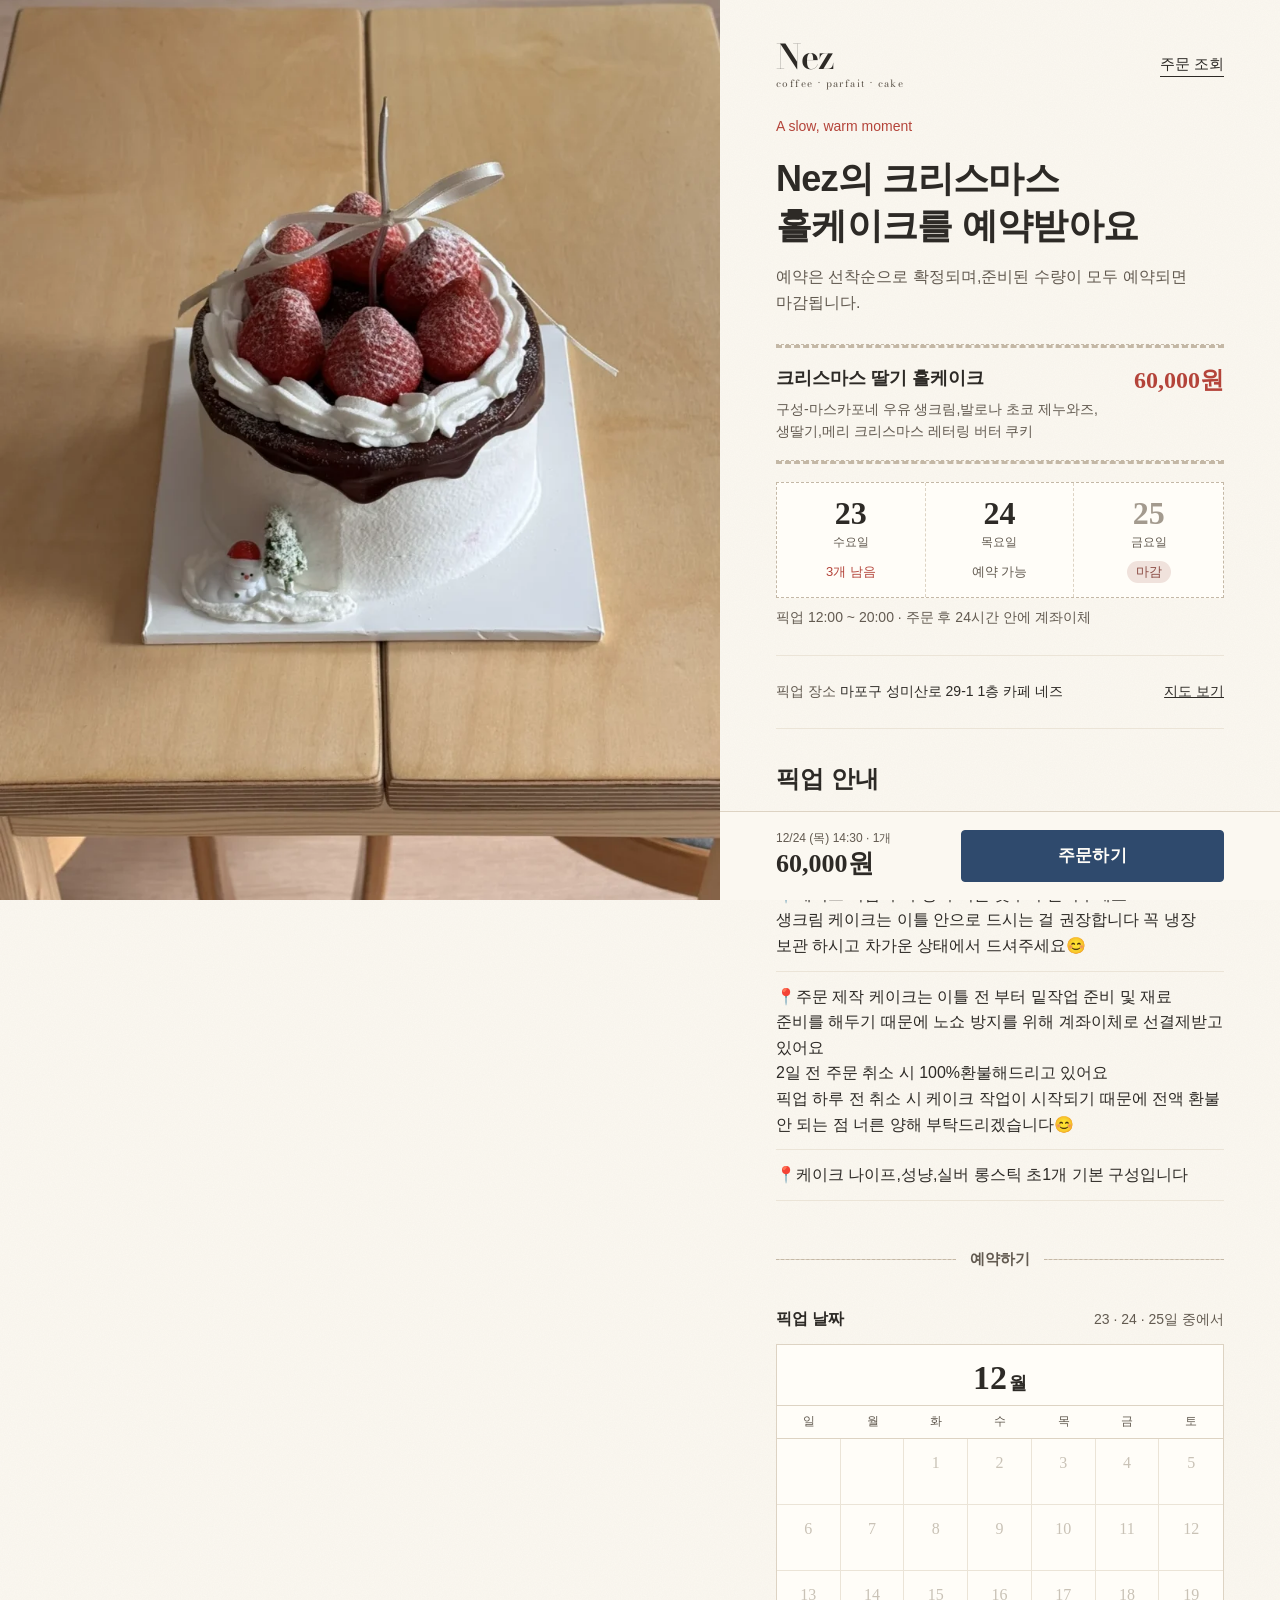
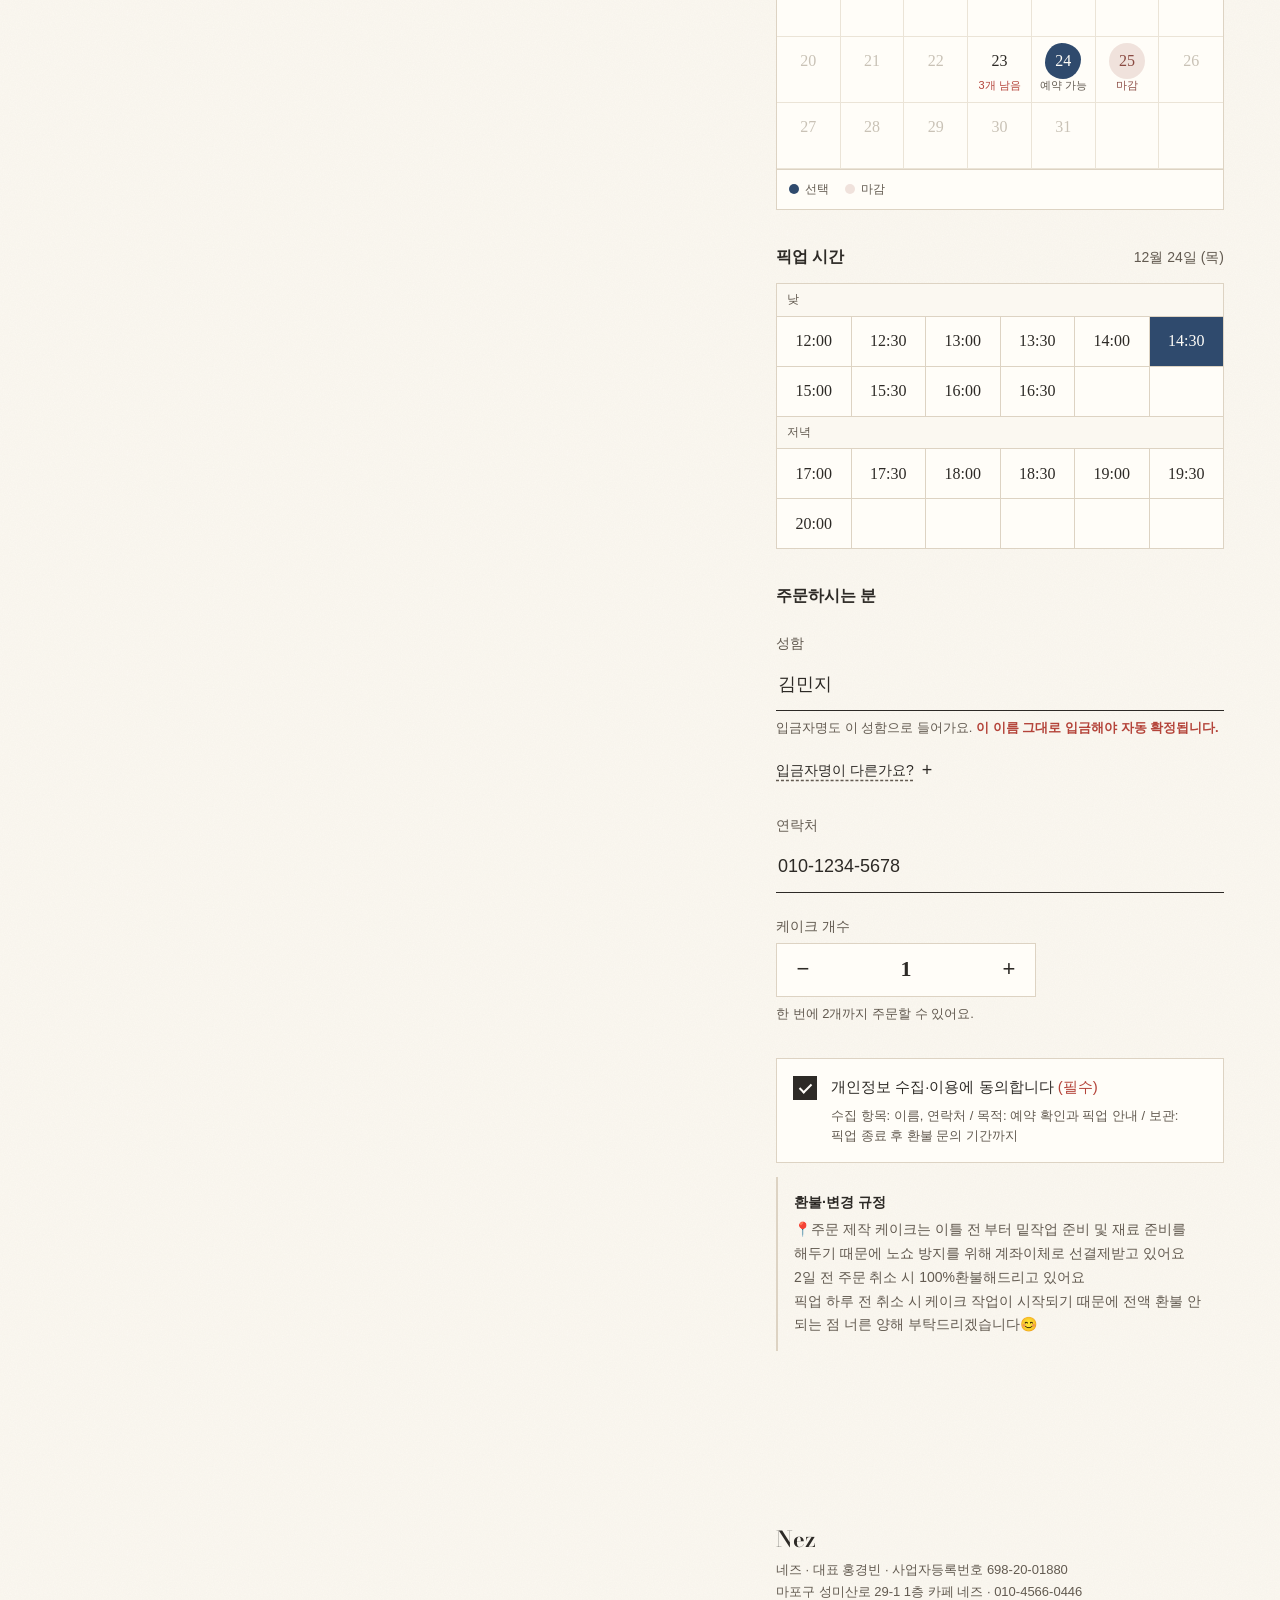
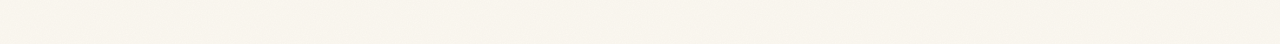
<file: web/mockups/c.html>
<!doctype html>
<html lang="ko">
<head>
<meta charset="utf-8">
<meta name="viewport" content="width=device-width, initial-scale=1">
<title>Nez 목업 C · 한 화면형</title>
<link rel="preconnect" href="https://fonts.googleapis.com">
<link rel="preconnect" href="https://fonts.gstatic.com" crossorigin>
<link href="https://fonts.googleapis.com/css2?family=Bodoni+Moda:ital,opsz,wght@0,6..96,400;0,6..96,600;1,6..96,400&family=Gowun+Batang:wght@400;700&display=swap" rel="stylesheet">
<link rel="stylesheet" href="../styles.css">
<style>
/* 목업 C — 소개와 주문서를 한 페이지로. A안 styles.css 위에 배치만 바꾼다. */
.one { display: block; }
.one-photo { height: 45vh; min-height: 260px; background: #e9dfcf url("../assets/hero.webp") center 40% / cover no-repeat; }
.one-body { padding: 26px var(--gutter) calc(var(--bar-h) + 30px); }
.one-logo { display: flex; justify-content: space-between; align-items: center; }
.one-logo .logo-name { font-size: 34px; }
.one-logo a { font-size: 15px; border-bottom: 1px solid var(--ink); text-decoration: none; }
.one .h-xl { font-size: 28px; margin-top: 18px; }
.one .datebox { margin-top: 18px; }
.place { display: flex; justify-content: space-between; align-items: baseline; gap: 12px; padding: 14px 0; border-top: 1px solid var(--line-soft); border-bottom: 1px solid var(--line-soft); font-size: 14px; color: var(--ink-2); }
.place b { color: var(--ink); font-weight: 400; }
.place a { white-space: nowrap; color: var(--ink); }
.divider-title { display: flex; align-items: center; gap: 14px; margin: 46px 0 0; font-size: 15px; color: var(--ink-2); }
.divider-title::before, .divider-title::after { content: ""; flex: 1; height: 1px; background: var(--line); }
.one .summary .btn { flex: 1.25; }
.one .sum-detail { display: none; }

@media (min-width: 1080px) {
  .one { display: grid; grid-template-columns: minmax(0, 1fr) minmax(0, 560px) ; min-height: 100vh; }
  .one-photo { position: sticky; top: 0; height: 100vh; min-height: 0; }
  .one-body { padding: 40px 56px 40px; }
  .one .h-xl { font-size: 36px; }
  .one .summary { position: sticky; bottom: 0; top: auto; margin: 40px -56px 0; padding: 18px 56px; border: 0; border-top: 1px solid var(--line); background: var(--ivory); display: flex; }
  .one .sum-total strong { font-size: 26px; }
  .one .summary .btn { width: auto; }
  .one .sum-label { display: none !important; }
  .one .sum-meta { display: block !important; }
  .times { grid-template-columns: repeat(6, minmax(0, 1fr)); }
}
</style>
</head>
<body class="has-bar">
<div class="one">
  <div class="one-photo" role="img" aria-label="원목 테이블 위 딸기 초코 홀케이크"></div>

  <div class="one-body">
    <div class="one-logo">
      <span class="logo"><span class="logo-name">Nez</span><span class="logo-sub">coffee · parfait · cake</span></span>
      <a href="#">주문 조회</a>
    </div>

    <p class="kicker" style="margin-top:26px">A slow, warm moment</p>
    <h1 class="h-xl">Nez의 크리스마스<br>홀케이크를 예약받아요</h1>
    <p class="lead">예약은 선착순으로 확정되며,준비된 수량이 모두 예약되면 마감됩니다.</p>

    <ul class="cakes"><li><div><b>크리스마스 딸기 홀케이크</b><span class="desc">구성-마스카포네 우유 생크림,발로나 초코 제누와즈,생딸기,메리 크리스마스 레터링 버터 쿠키</span></div><span class="price">60,000원</span></li></ul>
    <div class="datebox">
      <div class="is-low"><div class="n">23</div><div class="w">수요일</div><span class="s">3개 남음</span></div>
      <div><div class="n">24</div><div class="w">목요일</div><span class="s">예약 가능</span></div>
      <div class="is-out"><div class="n">25</div><div class="w">금요일</div><span class="s">마감</span></div>
    </div>
    <p class="note">픽업 12:00 ~ 20:00 · 주문 후 24시간 안에 계좌이체</p>
    <p class="place"><span>픽업 장소 <b>마포구 성미산로 29-1 1층 카페 네즈</b></span><a href="#">지도 보기</a></p>
    <h2 class="story-title" style="margin-top:30px">픽업 안내</h2>
    <ul class="notices">
      <li class="no-dot">📍픽업 가능한 시간대 12:00pm~20:00pm</li>
      <li class="no-dot">📍케이크 픽업 후 수평 수직을 맞추어 들어주세요
생크림 케이크는 이틀 안으로 드시는 걸 권장합니다 꼭 냉장 보관 하시고 차가운 상태에서 드셔주세요😊</li>
      <li class="no-dot">📍주문 제작 케이크는 이틀 전 부터 밑작업 준비 및 재료 준비를 해두기 때문에 노쇼 방지를 위해 계좌이체로 선결제받고 있어요
2일 전 주문 취소 시 100%환불해드리고 있어요
픽업 하루 전 취소 시 케이크 작업이 시작되기 때문에 전액 환불 안 되는 점 너른 양해 부탁드리겠습니다😊</li>
      <li class="no-dot">📍케이크 나이프,성냥,실버 롱스틱 초1개 기본 구성입니다</li>
    </ul>

    <p class="divider-title">예약하기</p>

    <div class="sec">
      <div class="sec-t"><b>픽업 날짜</b><span>23 · 24 · 25일 중에서</span></div>
      <div class="cal">
        <p class="cal-h">12<small>월</small></p>
        <div class="cal-g">
          <div class="wd">일</div><div class="wd">월</div><div class="wd">화</div><div class="wd">수</div><div class="wd">목</div><div class="wd">금</div><div class="wd">토</div>
          <div class="d"></div><div class="d"></div><div class="d">1</div><div class="d">2</div><div class="d">3</div><div class="d">4</div><div class="d">5</div>
          <div class="d">6</div><div class="d">7</div><div class="d">8</div><div class="d">9</div><div class="d">10</div><div class="d">11</div><div class="d">12</div>
          <div class="d">13</div><div class="d">14</div><div class="d">15</div><div class="d">16</div><div class="d">17</div><div class="d">18</div><div class="d">19</div>
          <div class="d">20</div><div class="d">21</div><div class="d">22</div>
          <label class="d is-low"><span class="c">23</span><span class="t">3개 남음</span></label>
          <label class="d is-checked"><span class="c">24</span><span class="t">예약 가능</span></label>
          <label class="d is-out"><span class="c">25</span><span class="t">마감</span></label>
          <div class="d">26</div>
          <div class="d">27</div><div class="d">28</div><div class="d">29</div><div class="d">30</div><div class="d">31</div><div class="d"></div><div class="d"></div>
        </div>
        <div class="cal-legend"><span><i style="background:var(--choco)"></i>선택</span><span><i style="background:var(--pink)"></i>마감</span></div>
      </div>
    </div>

    <div class="sec">
      <div class="sec-t"><b>픽업 시간</b><span>12월 24일 (목)</span></div>
      <div class="times">
        <div class="ap">낮</div>
        <label>12:00</label><label>12:30</label><label>13:00</label><label>13:30</label><label>14:00</label><label class="is-checked">14:30</label><label>15:00</label><label>15:30</label><label>16:00</label><label>16:30</label><div class="fill"></div><div class="fill"></div>
        <div class="ap">저녁</div>
        <label>17:00</label><label>17:30</label><label>18:00</label><label>18:30</label><label>19:00</label><label>19:30</label><label>20:00</label><div class="fill"></div><div class="fill"></div><div class="fill"></div><div class="fill"></div><div class="fill"></div>
      </div>
    </div>

    <div class="sec">
      <h2 class="sec-t"><b>주문하시는 분</b></h2>
      <div class="field"><label>성함</label><input class="input" value="김민지"><p class="hint">입금자명도 이 성함으로 들어가요. <b>이 이름 그대로 입금해야 자동 확정됩니다.</b></p></div>
      <details class="depositor"><summary><span>입금자명이 다른가요?</span></summary></details>
      <div class="field"><label>연락처</label><input class="input" value="010-1234-5678"></div>
      <div class="field"><span class="label">케이크 개수</span><div class="qty"><button>−</button><output>1</output><button>+</button></div><p class="hint">한 번에 2개까지 주문할 수 있어요.</p></div>
    </div>

    <div class="sec">
      <label class="agree"><input type="checkbox" checked><span class="box"></span><span>개인정보 수집·이용에 동의합니다 <em>(필수)</em><small>수집 항목: 이름, 연락처 / 목적: 예약 확인과 픽업 안내 / 보관: 픽업 종료 후 환불 문의 기간까지</small></span></label>
      <div class="refund-box"><p class="refund-title">환불·변경 규정</p><p class="refund-text">📍주문 제작 케이크는 이틀 전 부터 밑작업 준비 및 재료 준비를 해두기 때문에 노쇼 방지를 위해 계좌이체로 선결제받고 있어요
2일 전 주문 취소 시 100%환불해드리고 있어요
픽업 하루 전 취소 시 케이크 작업이 시작되기 때문에 전액 환불 안 되는 점 너른 양해 부탁드리겠습니다😊</p></div>
    </div>

    <aside class="summary">
      <div class="sum-total"><span class="sum-meta">12/24 (목) 14:30 · 1개</span><strong>60,000원</strong></div>
      <button class="btn btn-solid">주문하기</button>
    </aside>

    <footer style="margin-top:40px;font-size:13px;color:var(--ink-2);line-height:1.75"><span class="footer-logo">Nez</span><br>네즈 · 대표 홍경빈 · 사업자등록번호 698-20-01880<br>마포구 성미산로 29-1 1층 카페 네즈 · 010-4566-0446</footer>
  </div>
</div>
</body>
</html>
</file>
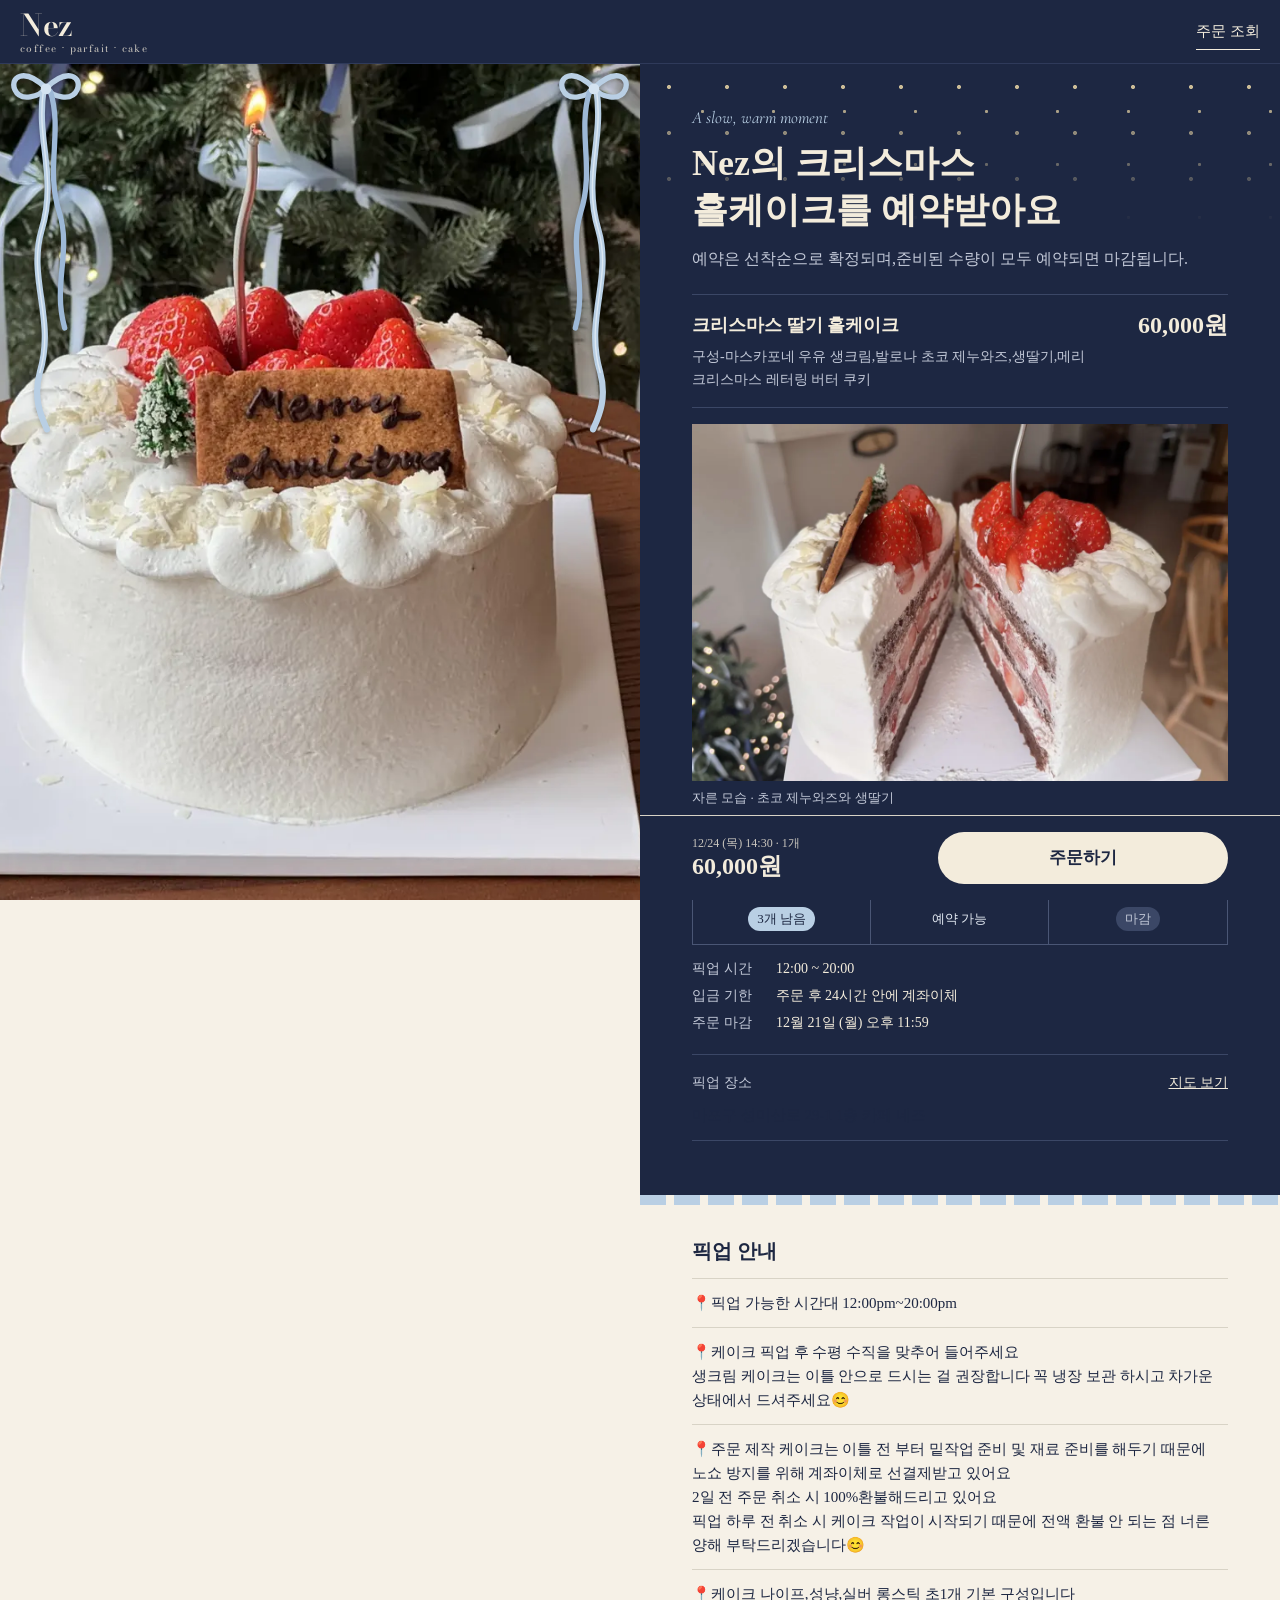
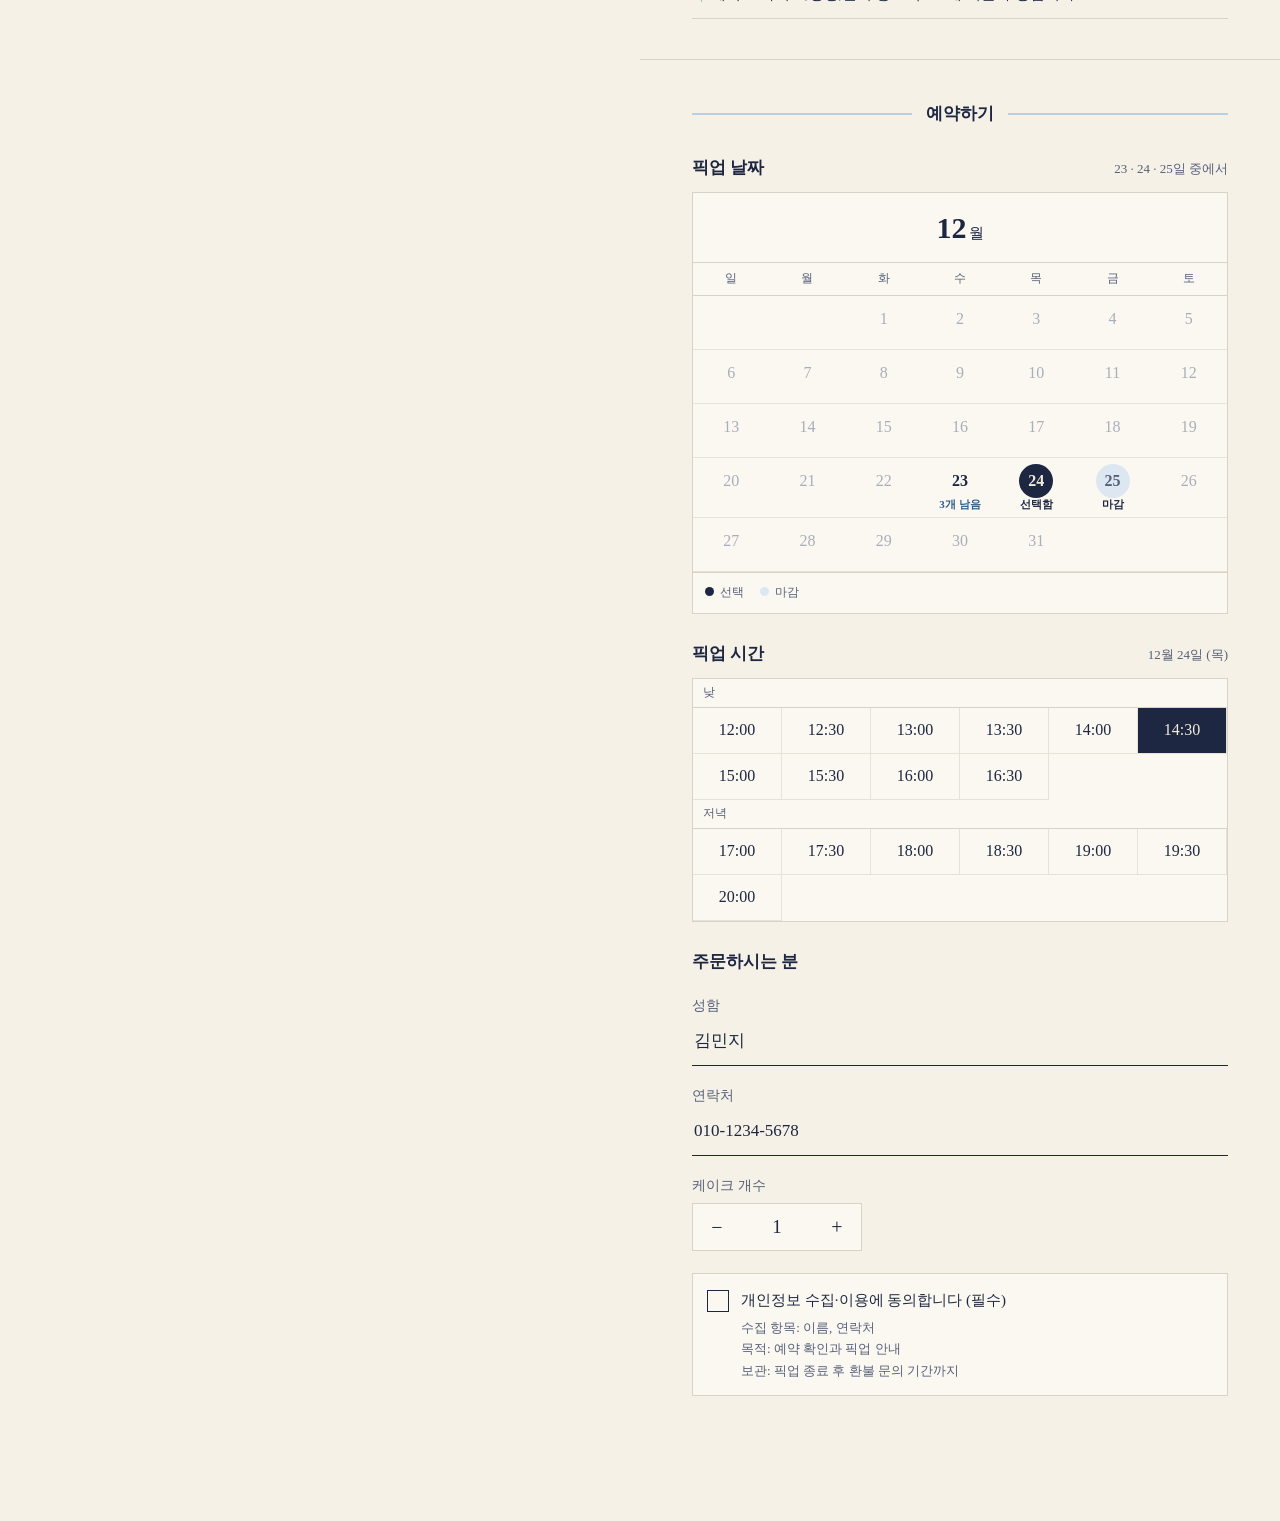
<file: web/mockups/theme-1.html>
<!doctype html>
<html lang="ko">
<head>
<meta charset="utf-8">
<meta name="viewport" content="width=device-width, initial-scale=1, viewport-fit=cover">
<title>Nez 테마 목업 1 · 남색 리본</title>
<link rel="preconnect" href="https://fonts.googleapis.com">
<link rel="preconnect" href="https://fonts.gstatic.com" crossorigin>
<link href="https://fonts.googleapis.com/css2?family=Bodoni+Moda:opsz,wght@6..96,500;6..96,600&family=Cormorant+Garamond:ital,wght@0,600;1,500&family=Noto+Serif+KR:wght@400;600;700&display=swap" rel="stylesheet">
<style>
/* ===== 공통 구조 (테마와 무관) ===== */
*,*::before,*::after{box-sizing:border-box}
html{-webkit-text-size-adjust:100%}
body{margin:0;background:var(--bg);color:var(--ink);font-family:var(--body);font-size:16px;line-height:1.65;word-break:keep-all;overflow-wrap:anywhere;-webkit-font-smoothing:antialiased}
p,li,dd{text-wrap:pretty} h1,h2{text-wrap:balance}
.nw{white-space:nowrap}
.num{font-family:var(--num);font-variant-numeric:lining-nums tabular-nums}
.top{position:sticky;top:0;z-index:30;display:flex;align-items:center;justify-content:space-between;min-height:64px;padding:8px 20px;background:var(--top-bg,var(--bg));color:var(--top-ink,var(--ink));border-bottom:1px solid var(--line)}
.logo{line-height:1}.logo b{display:block;font-family:"Bodoni Moda",serif;font-weight:600;font-size:30px;letter-spacing:-.01em}
.logo small{display:block;margin-top:4px;font-family:"Bodoni Moda",serif;font-size:10px;letter-spacing:.14em;opacity:.8}
.top a{color:inherit;font-size:15px;text-decoration:none;border-bottom:1px solid currentColor;padding:6px 0}
.hero{position:relative}
.hero picture{display:block;max-width:720px;margin:0 auto}
.hero img{display:block;width:100%;height:auto;aspect-ratio:6/5;object-fit:cover}
.body{position:relative}
.sec{position:relative;padding:30px 20px}
.kicker{margin:0;font-family:var(--title-latin);font-style:italic;font-size:17px;color:var(--kicker,var(--muted))}
h1{margin:8px 0 12px;font-family:var(--title);font-weight:var(--title-w,700);font-size:30px;line-height:1.3}
.lead{margin:0 0 22px;color:var(--muted)}
.cake{display:flex;justify-content:space-between;gap:14px;padding:16px 0;border-top:1px solid var(--line);border-bottom:1px solid var(--line)}
.cake b{display:block;font-size:18px}.cake .desc{display:block;margin-top:4px;font-size:14px;color:var(--muted)}
.price{flex:none;font-size:24px;font-weight:600;line-height:1.2}
.cut{margin:16px 0 0}.cut img{display:block;width:100%;height:auto;aspect-ratio:3/2;object-fit:cover}
.cut figcaption{margin-top:6px;font-size:13px;color:var(--muted)}
.dates{display:grid;grid-template-columns:repeat(3,1fr);margin:22px 0 8px;border:1px solid var(--line)}
.dates>div{padding:14px 4px 12px;text-align:center;border-right:1px solid var(--line)}.dates>div:last-child{border-right:0}
.dates .n{font-size:30px;font-weight:600;line-height:1}.dates .w{margin-top:4px;font-size:12px;color:var(--muted)}
.dates .s{display:inline-block;margin-top:8px;padding:1px 9px;font-size:13px;border-radius:999px}
.facts{margin:10px 0 18px;font-size:14px;line-height:1.5}.facts div{display:flex;gap:14px;padding:3px 0}
.facts dt{flex:none;width:5em;color:var(--muted)}.facts dd{margin:0}
.place{display:grid;grid-template-columns:1fr auto;align-items:center;padding:8px 0 12px;border-top:1px solid var(--line);border-bottom:1px solid var(--line);font-size:14px;color:var(--muted)}
.place a{color:var(--ink);min-height:40px;display:inline-flex;align-items:center}.place b{grid-column:1/-1;color:var(--ink);font-weight:400;font-size:15px}
h2{margin:0 0 10px;font-family:var(--title);font-size:20px;font-weight:var(--title-w,700)}
.notices{list-style:none;margin:0;padding:0;border-top:1px solid var(--line)}
.notices li{white-space:pre-line;padding:12px 0;border-bottom:1px solid var(--line);line-height:1.6;font-size:15px}
.divider{display:flex;align-items:center;gap:14px;margin:0 0 24px;font-family:var(--title);font-weight:700;font-size:17px}
.divider::before,.divider::after{content:"";flex:1;height:1px;background:var(--line)}
.lbl{display:flex;justify-content:space-between;align-items:baseline;margin:26px 0 10px}.lbl b{font-size:17px}.lbl span{font-size:13px;color:var(--muted)}
.cal{border:1px solid var(--line);background:var(--card)}
.cal-h{margin:0;padding:10px;text-align:center;font-size:15px;border-bottom:1px solid var(--line)}.cal-h b{font-size:30px;font-weight:600;margin-right:2px}
.cal-g{display:grid;grid-template-columns:repeat(7,minmax(0,1fr))}
.cal-g .wd{padding:6px 0;text-align:center;font-size:12px;color:var(--muted);border-bottom:1px solid var(--line)}
.cal-g .d{min-height:54px;padding:6px 1px;text-align:center;font-family:var(--num);font-size:16px;color:var(--faint);border-bottom:1px solid var(--line-soft)}
.cal-g .d .c{display:inline-grid;place-items:center;width:34px;height:34px;border-radius:50%;line-height:1}
.cal-g .d .t{display:block;font-family:var(--body);font-size:11px;line-height:1.2}
.cal-g .d.on{color:var(--ink);font-weight:600}
.cal-legend{display:flex;gap:16px;margin:0;padding:10px 12px;font-size:12px;color:var(--muted);border-top:1px solid var(--line)}
.cal-legend i{display:inline-block;width:9px;height:9px;border-radius:50%;margin-right:6px;vertical-align:0}
.times{display:grid;grid-template-columns:repeat(4,1fr);border:1px solid var(--line);background:var(--card)}
.times .ap{grid-column:1/-1;margin:0;padding:4px 10px;font-size:12px;color:var(--muted);border-bottom:1px solid var(--line)}
.tm{display:grid;place-items:center;min-height:46px;font-family:var(--num);font-size:16px;border-right:1px solid var(--line-soft);border-bottom:1px solid var(--line-soft)}
.field{margin-top:18px}.field label{display:block;font-size:14px;color:var(--muted)}
.field .in{display:block;width:100%;padding:10px 2px;border:0;border-bottom:1px solid var(--ink);background:transparent;color:var(--ink);font:inherit;font-size:17px}
.qty{display:inline-grid;grid-template-columns:48px 72px 48px;align-items:center;margin-top:6px;border:1px solid var(--line);background:var(--card);text-align:center}
.qty span{min-height:46px;display:grid;place-items:center;font-size:20px}.qty .num{font-size:19px}
.agree{display:flex;gap:12px;margin-top:22px;padding:14px;border:1px solid var(--line);background:var(--card);font-size:15px}
.agree i{flex:none;width:22px;height:22px;border:1.5px solid var(--ink);margin-top:2px}
.agree small{display:block;margin-top:4px;font-size:13px;color:var(--muted);white-space:pre-line}
.bar{position:fixed;left:0;right:0;bottom:0;z-index:20;display:flex;align-items:center;gap:14px;min-height:76px;padding:12px 20px calc(12px + env(safe-area-inset-bottom,0px));background:var(--bar-bg,var(--bg));color:var(--bar-ink,var(--ink));border-top:1px solid var(--line)}
.bar .tot{flex:1;min-width:0;line-height:1.25}.bar .tot span{display:block;font-size:12px;opacity:.8;white-space:nowrap;overflow:hidden;text-overflow:ellipsis}.bar .tot b{font-size:24px;font-weight:600}
.btn{flex:1.25;display:grid;place-items:center;min-height:52px;font-size:17px;font-weight:700;background:var(--btn-bg);color:var(--btn-ink);border-radius:var(--btn-r,0)}
.foot-space{height:96px}
@media (min-width:768px){.sec{padding:36px 40px}.body{max-width:720px;margin:0 auto}.times{grid-template-columns:repeat(6,1fr)}.bar{padding-left:calc(50% - 320px);padding-right:calc(50% - 320px)}}
@media (min-width:1080px){
  .page{display:grid;grid-template-columns:minmax(0,1fr) minmax(600px,640px)}
  .hero{position:sticky;top:64px;height:calc(100vh - 64px);overflow:hidden}
  .hero picture{max-width:none;height:100%}
  .hero img{height:100%;aspect-ratio:auto;object-position:50% 60%}
  .body{max-width:none;margin:0;display:flex;flex-direction:column;min-height:calc(100vh - 64px)}
  .sec{padding:40px 52px}
  .bar{position:sticky;margin-top:auto;padding:16px 52px}
  .foot-space{display:none}
  h1{font-size:36px}
}
/* ===== 테마: 남색 리본 ===== */

.t1{--bg:#f6f1e7;--ink:#1d2742;--muted:#56607a;--faint:#a9aebb;--line:#d8d3c6;--line-soft:#e7e2d6;--card:#fbf8f1;
  --body:"Noto Serif KR",serif;--title:"Noto Serif KR",serif;--title-latin:"Cormorant Garamond",serif;--num:"Noto Serif KR",serif;
  --top-bg:#1d2742;--top-ink:#f3ecdc;--bar-bg:#1d2742;--bar-ink:#f3ecdc;--btn-bg:#f3ecdc;--btn-ink:#1d2742;--btn-r:999px}
.t1 .top{border-bottom-color:#2f3a5a}
.t1 .hero{background:#1d2742;padding:0 0 4px;overflow:hidden}
.t1 .hero img{border-bottom:4px solid #b9cfe4}
.t1 .rb{position:absolute;top:-6px;width:58px;height:270px;z-index:2;filter:drop-shadow(0 2px 2px rgba(0,0,0,.25))}
.t1 .rb-l{left:6px}.t1 .rb-r{right:6px}
.t1 .intro{background:#1d2742;color:#f3ecdc;--muted:#c3c9d8;--line:#3b4766;--kicker:#b9cfe4;overflow:hidden}
.t1 .intro .lights{position:absolute;inset:0;pointer-events:none;opacity:.9;
  background:radial-gradient(circle,#ffe9b0 0 1.6px,transparent 2.4px) 0 0/58px 46px,radial-gradient(circle,#ffe9b0 0 1.2px,transparent 2px) 27px 21px/71px 53px;
  -webkit-mask:linear-gradient(#000,transparent 160px);mask:linear-gradient(#000,transparent 160px)}
.t1 .intro>*{position:relative}
.t1 h1{font-weight:700}
.t1 .dates{border-color:#4a5675}.t1 .dates>div{border-color:#4a5675}
.t1 .dates .is-low .s{background:#b9cfe4;color:#1d2742}.t1 .dates .is-ok .s{color:#e6ecf5}.t1 .dates .is-out .s{background:#3b4766;color:#c3c9d8}
.t1 .place a{color:#f3ecdc}
.t1 .notice{border-bottom:1px solid var(--line)}
.t1 .notice::before{content:"";display:block;height:10px;margin:-30px -20px 26px;background:repeating-linear-gradient(90deg,#b9cfe4 0 26px,transparent 26px 34px)}
.t1 .divider{color:#1d2742}.t1 .divider::before,.t1 .divider::after{background:#b9cfe4;height:2px}
.t1 .cal-g .is-sel .c{background:#1d2742;color:#f3ecdc}.t1 .cal-g .is-low .t{color:#2f5d8a}.t1 .cal-g .is-out .c{background:#dce7f2;color:#56607a}
.t1 .lg-sel{background:#1d2742}.t1 .lg-out{background:#dce7f2}
.t1 .tm.is-sel{background:#1d2742;color:#f3ecdc}
@media (min-width:1080px){.t1 .hero{padding:0}.t1 .hero img{border:0}.t1 .rb{width:80px;height:380px}.t1 .notice::before{margin:-40px -52px 30px}}
</style>
</head>
<body class="t1">

<header class="top"><span class="logo"><b>Nez</b><small>coffee · parfait · cake</small></span><a href="#">주문 조회</a></header>
<div class="page">
  <div class="hero">
    <picture>
      <source media="(min-width: 1080px)" srcset="../assets/hero-tall.webp">
      <img src="../assets/hero-single.webp" width="1200" height="1000" alt="크리스마스 트리 앞 나무 테이블에 놓인 딸기 생크림 홀케이크">
    </picture>
    <svg class="rb rb-l" viewBox="0 0 90 420" aria-hidden="true">
  <g fill="none" stroke-linecap="round" stroke-linejoin="round">
    <path d="M45 30 C20 6 4 18 10 32 C16 46 38 40 45 30 C52 40 74 46 80 32 C86 18 70 6 45 30Z" stroke="#b9cfe4" stroke-width="6"/>
    <path d="M42 34 C34 90 58 130 40 190 C24 245 56 290 38 350 C30 380 40 400 46 414" stroke="#b9cfe4" stroke-width="7"/>
    <path d="M50 34 C64 80 44 120 60 170 C74 215 52 250 66 300" stroke="#9db8d6" stroke-width="6"/>
    <path d="M42 34 C34 90 58 130 40 190 C24 245 56 290 38 350" stroke="#e6eff7" stroke-width="1.5" opacity=".8"/>
  </g><circle cx="45" cy="31" r="6" fill="#d4e3f1"/></svg><svg class="rb rb-r" viewBox="0 0 90 420" aria-hidden="true" style="transform:scaleX(-1)">
  <g fill="none" stroke-linecap="round" stroke-linejoin="round">
    <path d="M45 30 C20 6 4 18 10 32 C16 46 38 40 45 30 C52 40 74 46 80 32 C86 18 70 6 45 30Z" stroke="#b9cfe4" stroke-width="6"/>
    <path d="M42 34 C34 90 58 130 40 190 C24 245 56 290 38 350 C30 380 40 400 46 414" stroke="#b9cfe4" stroke-width="7"/>
    <path d="M50 34 C64 80 44 120 60 170 C74 215 52 250 66 300" stroke="#9db8d6" stroke-width="6"/>
    <path d="M42 34 C34 90 58 130 40 190 C24 245 56 290 38 350" stroke="#e6eff7" stroke-width="1.5" opacity=".8"/>
  </g><circle cx="45" cy="31" r="6" fill="#d4e3f1"/></svg>
  </div>
  <div class="body">
    <section class="sec intro">
      <i class="lights" aria-hidden="true"></i>
      <p class="kicker">A slow, warm moment</p>
      <h1>Nez의 크리스마스<br>홀케이크를 예약받아요</h1>
      <p class="lead">예약은 선착순으로 확정되며,준비된 수량이 모두 예약되면 마감됩니다.</p>
      <div class="cake"><div><b>크리스마스 딸기 홀케이크</b><span class="desc">구성-마스카포네 우유 생크림,발로나 초코 제누와즈,생딸기,메리 크리스마스 레터링 버터 쿠키</span></div><span class="price num">60,000원</span></div>
      <figure class="cut"><img src="../assets/cake-cut.webp" width="1200" height="800" loading="lazy" alt="케이크 단면: 초코 제누와즈 사이 생크림과 생딸기"><figcaption>자른 모습 · 초코 제누와즈와 생딸기</figcaption></figure>
      <div class="dates">
        <div class="is-low"><div class="n num">23</div><div class="w">수요일</div><span class="s">3개 남음</span></div>
        <div class="is-ok"><div class="n num">24</div><div class="w">목요일</div><span class="s">예약 가능</span></div>
        <div class="is-out"><div class="n num">25</div><div class="w">금요일</div><span class="s">마감</span></div>
      </div>
      <dl class="facts"><div><dt>픽업 시간</dt><dd class="num">12:00 ~ 20:00</dd></div><div><dt>입금 기한</dt><dd>주문 후 <span class="num">24</span>시간 안에 계좌이체</dd></div><div><dt>주문 마감</dt><dd>12월 21일 (월) 오후 11:59</dd></div></dl>
      <p class="place"><span>픽업 장소</span><a href="#">지도 보기</a><b><span class="nw">마포구 성미산로 29-1</span> <span class="nw">1층 카페 네즈</span></b></p>
    </section>
    <section class="sec notice">
      
      <h2>픽업 안내</h2>
      <ul class="notices"><li>📍픽업 가능한 시간대 12:00pm~20:00pm</li><li>📍케이크 픽업 후 수평 수직을 맞추어 들어주세요
생크림 케이크는 이틀 안으로 드시는 걸 권장합니다 꼭 냉장 보관 하시고 차가운 상태에서 드셔주세요😊</li><li>📍주문 제작 케이크는 이틀 전 부터 밑작업 준비 및 재료 준비를 해두기 때문에 노쇼 방지를 위해 계좌이체로 선결제받고 있어요
2일 전 주문 취소 시 100%환불해드리고 있어요
픽업 하루 전 취소 시 케이크 작업이 시작되기 때문에 전액 환불 안 되는 점 너른 양해 부탁드리겠습니다😊</li><li>📍케이크 나이프,성냥,실버 롱스틱 초1개 기본 구성입니다</li></ul>
    </section>
    <section class="sec form">
      
      <p class="divider">예약하기</p>
      <div class="lbl"><b>픽업 날짜</b><span>23 · 24 · 25일 중에서</span></div>
      <div class="cal"><p class="cal-h"><b class="num">12</b>월</p><div class="cal-g"><div class="wd">일</div><div class="wd">월</div><div class="wd">화</div><div class="wd">수</div><div class="wd">목</div><div class="wd">금</div><div class="wd">토</div><div class="d"></div><div class="d"></div><div class="d"><span class="c">1</span></div><div class="d"><span class="c">2</span></div><div class="d"><span class="c">3</span></div><div class="d"><span class="c">4</span></div><div class="d"><span class="c">5</span></div><div class="d"><span class="c">6</span></div><div class="d"><span class="c">7</span></div><div class="d"><span class="c">8</span></div><div class="d"><span class="c">9</span></div><div class="d"><span class="c">10</span></div><div class="d"><span class="c">11</span></div><div class="d"><span class="c">12</span></div><div class="d"><span class="c">13</span></div><div class="d"><span class="c">14</span></div><div class="d"><span class="c">15</span></div><div class="d"><span class="c">16</span></div><div class="d"><span class="c">17</span></div><div class="d"><span class="c">18</span></div><div class="d"><span class="c">19</span></div><div class="d"><span class="c">20</span></div><div class="d"><span class="c">21</span></div><div class="d"><span class="c">22</span></div><div class="d on is-low"><span class="c">23</span><span class="t">3개 남음</span></div><div class="d on is-sel"><span class="c">24</span><span class="t">선택함</span></div><div class="d on is-out"><span class="c">25</span><span class="t">마감</span></div><div class="d"><span class="c">26</span></div><div class="d"><span class="c">27</span></div><div class="d"><span class="c">28</span></div><div class="d"><span class="c">29</span></div><div class="d"><span class="c">30</span></div><div class="d"><span class="c">31</span></div><div class="d"></div><div class="d"></div></div>
  <p class="cal-legend"><span><i class="lg-sel"></i>선택</span><span><i class="lg-out"></i>마감</span></p></div>
      <div class="lbl"><b>픽업 시간</b><span>12월 24일 (목)</span></div>
      <div class="times"><p class="ap">낮</p><span class="tm">12:00</span><span class="tm">12:30</span><span class="tm">13:00</span><span class="tm">13:30</span><span class="tm">14:00</span><span class="tm is-sel">14:30</span><span class="tm">15:00</span><span class="tm">15:30</span><span class="tm">16:00</span><span class="tm">16:30</span><p class="ap">저녁</p><span class="tm">17:00</span><span class="tm">17:30</span><span class="tm">18:00</span><span class="tm">18:30</span><span class="tm">19:00</span><span class="tm">19:30</span><span class="tm">20:00</span></div>
      <div class="lbl"><b>주문하시는 분</b></div>
      <div class="field"><label>성함</label><span class="in">김민지</span></div>
      <div class="field"><label>연락처</label><span class="in num">010-1234-5678</span></div>
      <div class="field"><label>케이크 개수</label><div class="qty"><span>−</span><span class="num">1</span><span>+</span></div></div>
      <div class="agree"><i></i><div>개인정보 수집·이용에 <span class="nw">동의합니다 (필수)</span><small>수집 항목: 이름, 연락처
목적: 예약 확인과 픽업 안내
보관: 픽업 종료 후 환불 문의 기간까지</small></div></div>
    </section>
    <div class="foot-space"></div>
    <div class="bar"><div class="tot"><span>12/24 (목) 14:30 · 1개</span><b class="num">60,000원</b></div><span class="btn">주문하기</span></div>
  </div>
</div>
</body>
</html>
</file>
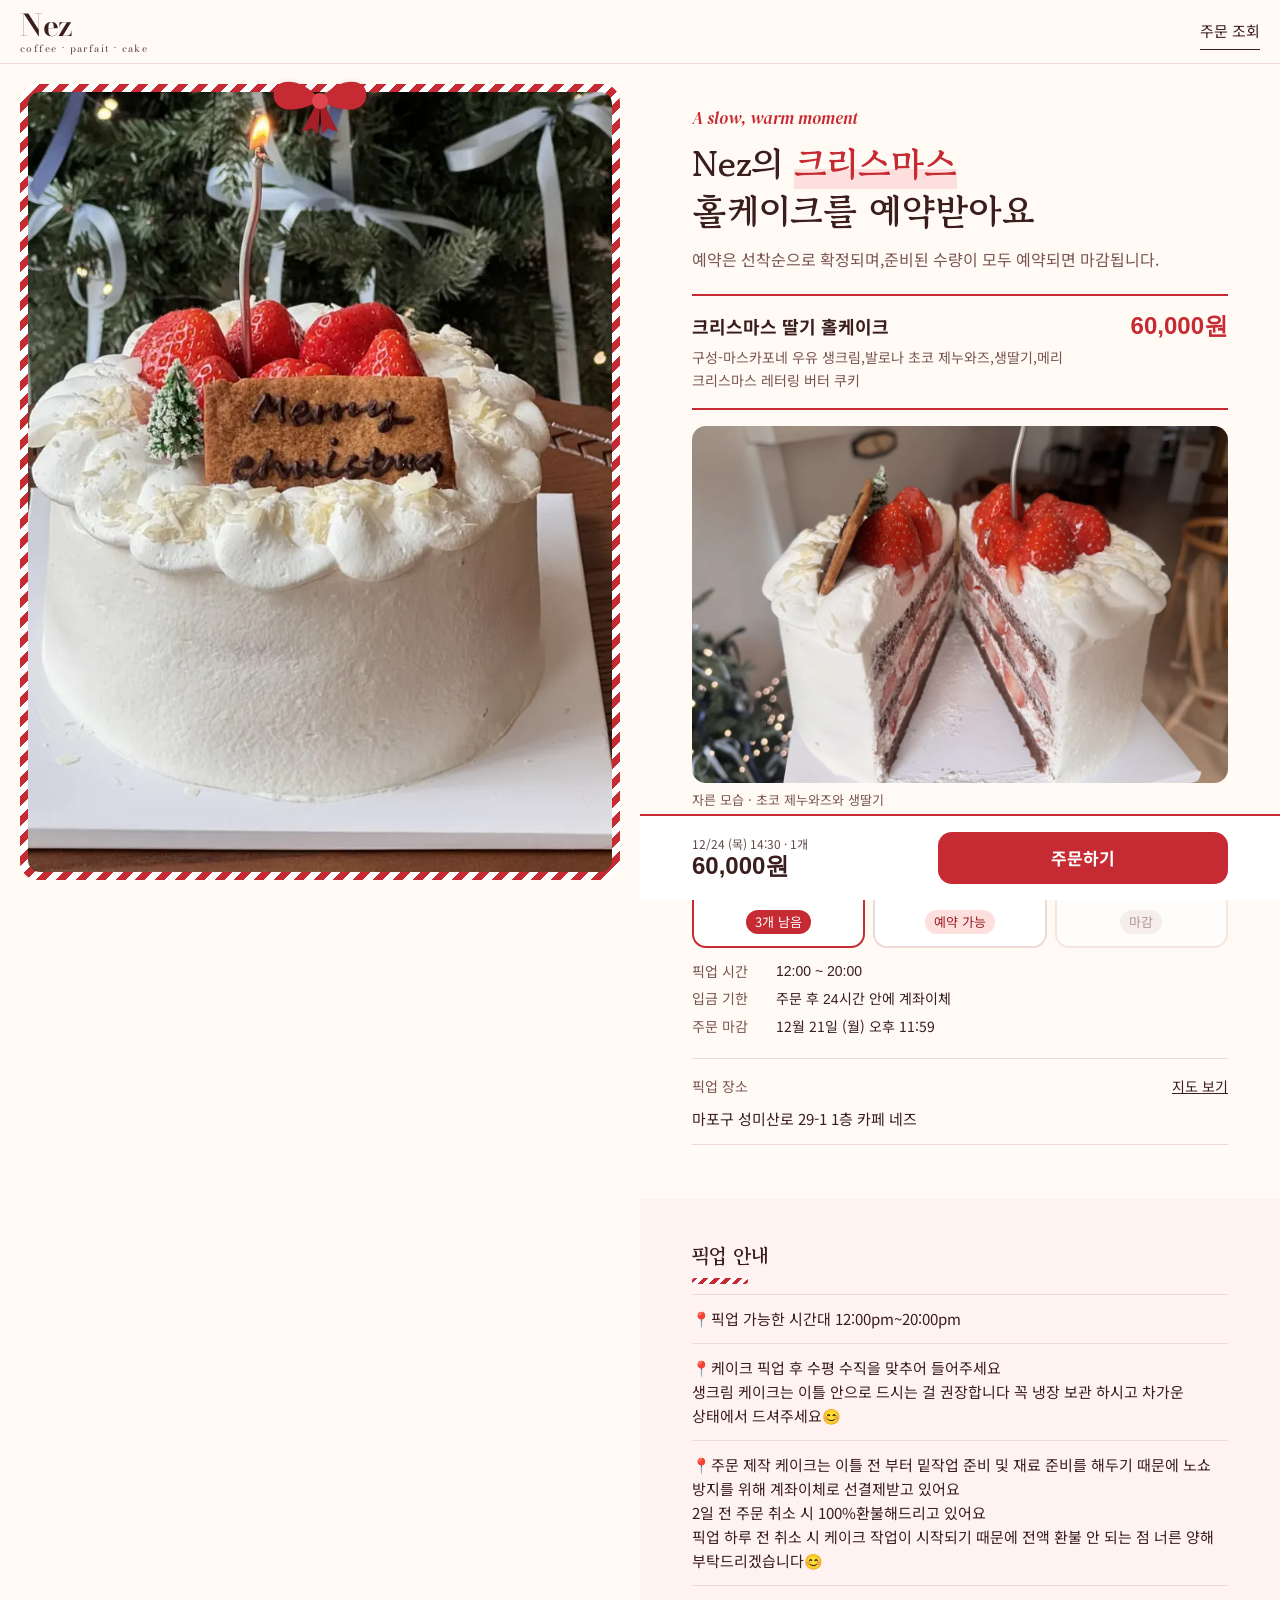
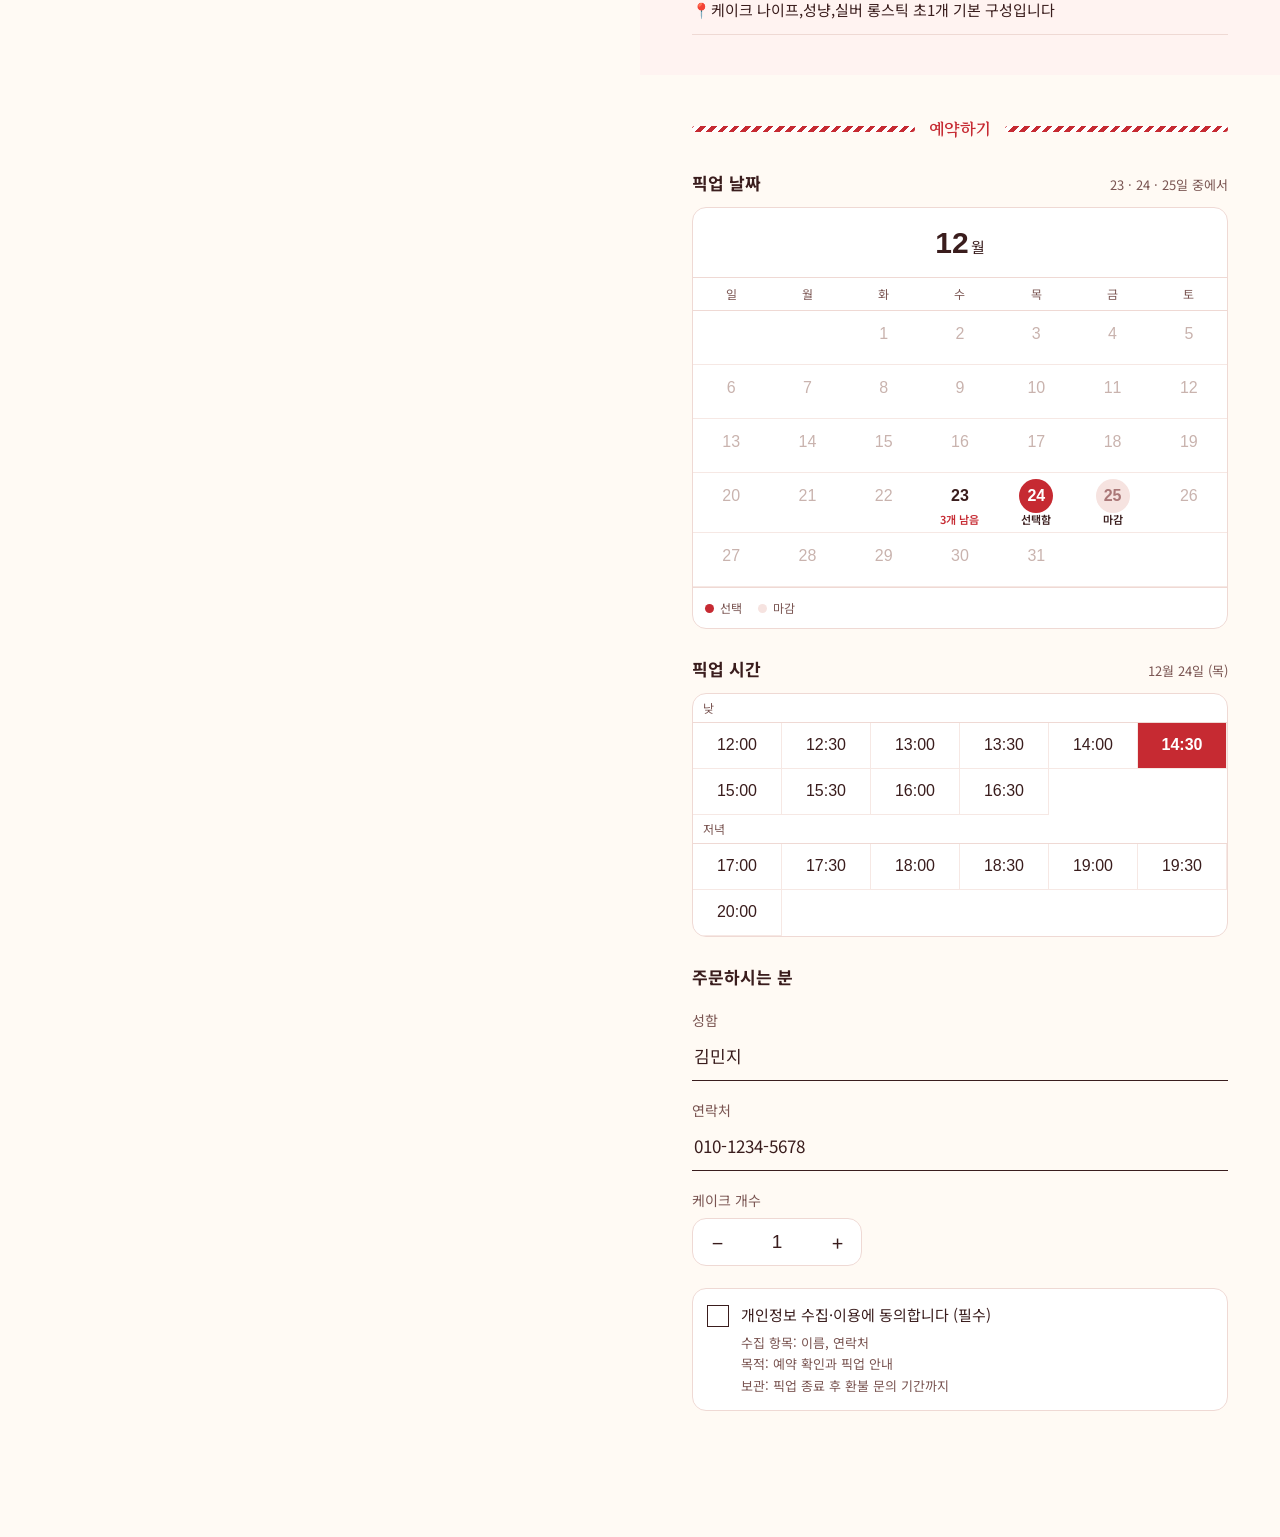
<file: web/mockups/theme-2.html>
<!doctype html>
<html lang="ko">
<head>
<meta charset="utf-8">
<meta name="viewport" content="width=device-width, initial-scale=1, viewport-fit=cover">
<title>Nez 테마 목업 2 · 딸기 빨강</title>
<link rel="preconnect" href="https://fonts.googleapis.com">
<link rel="preconnect" href="https://fonts.gstatic.com" crossorigin>
<link href="https://fonts.googleapis.com/css2?family=Bodoni+Moda:opsz,wght@6..96,500;6..96,600&family=DM+Serif+Display:ital@0;1&family=Gowun+Batang:wght@700&family=Noto+Sans+KR:wght@400;500;700&family=Outfit:wght@500;600&display=swap" rel="stylesheet">
<style>
/* ===== 공통 구조 (테마와 무관) ===== */
*,*::before,*::after{box-sizing:border-box}
html{-webkit-text-size-adjust:100%}
body{margin:0;background:var(--bg);color:var(--ink);font-family:var(--body);font-size:16px;line-height:1.65;word-break:keep-all;overflow-wrap:anywhere;-webkit-font-smoothing:antialiased}
p,li,dd{text-wrap:pretty} h1,h2{text-wrap:balance}
.nw{white-space:nowrap}
.num{font-family:var(--num);font-variant-numeric:lining-nums tabular-nums}
.top{position:sticky;top:0;z-index:30;display:flex;align-items:center;justify-content:space-between;min-height:64px;padding:8px 20px;background:var(--top-bg,var(--bg));color:var(--top-ink,var(--ink));border-bottom:1px solid var(--line)}
.logo{line-height:1}.logo b{display:block;font-family:"Bodoni Moda",serif;font-weight:600;font-size:30px;letter-spacing:-.01em}
.logo small{display:block;margin-top:4px;font-family:"Bodoni Moda",serif;font-size:10px;letter-spacing:.14em;opacity:.8}
.top a{color:inherit;font-size:15px;text-decoration:none;border-bottom:1px solid currentColor;padding:6px 0}
.hero{position:relative}
.hero picture{display:block;max-width:720px;margin:0 auto}
.hero img{display:block;width:100%;height:auto;aspect-ratio:6/5;object-fit:cover}
.body{position:relative}
.sec{position:relative;padding:30px 20px}
.kicker{margin:0;font-family:var(--title-latin);font-style:italic;font-size:17px;color:var(--kicker,var(--muted))}
h1{margin:8px 0 12px;font-family:var(--title);font-weight:var(--title-w,700);font-size:30px;line-height:1.3}
.lead{margin:0 0 22px;color:var(--muted)}
.cake{display:flex;justify-content:space-between;gap:14px;padding:16px 0;border-top:1px solid var(--line);border-bottom:1px solid var(--line)}
.cake b{display:block;font-size:18px}.cake .desc{display:block;margin-top:4px;font-size:14px;color:var(--muted)}
.price{flex:none;font-size:24px;font-weight:600;line-height:1.2}
.cut{margin:16px 0 0}.cut img{display:block;width:100%;height:auto;aspect-ratio:3/2;object-fit:cover}
.cut figcaption{margin-top:6px;font-size:13px;color:var(--muted)}
.dates{display:grid;grid-template-columns:repeat(3,1fr);margin:22px 0 8px;border:1px solid var(--line)}
.dates>div{padding:14px 4px 12px;text-align:center;border-right:1px solid var(--line)}.dates>div:last-child{border-right:0}
.dates .n{font-size:30px;font-weight:600;line-height:1}.dates .w{margin-top:4px;font-size:12px;color:var(--muted)}
.dates .s{display:inline-block;margin-top:8px;padding:1px 9px;font-size:13px;border-radius:999px}
.facts{margin:10px 0 18px;font-size:14px;line-height:1.5}.facts div{display:flex;gap:14px;padding:3px 0}
.facts dt{flex:none;width:5em;color:var(--muted)}.facts dd{margin:0}
.place{display:grid;grid-template-columns:1fr auto;align-items:center;padding:8px 0 12px;border-top:1px solid var(--line);border-bottom:1px solid var(--line);font-size:14px;color:var(--muted)}
.place a{color:var(--ink);min-height:40px;display:inline-flex;align-items:center}.place b{grid-column:1/-1;color:var(--ink);font-weight:400;font-size:15px}
h2{margin:0 0 10px;font-family:var(--title);font-size:20px;font-weight:var(--title-w,700)}
.notices{list-style:none;margin:0;padding:0;border-top:1px solid var(--line)}
.notices li{white-space:pre-line;padding:12px 0;border-bottom:1px solid var(--line);line-height:1.6;font-size:15px}
.divider{display:flex;align-items:center;gap:14px;margin:0 0 24px;font-family:var(--title);font-weight:700;font-size:17px}
.divider::before,.divider::after{content:"";flex:1;height:1px;background:var(--line)}
.lbl{display:flex;justify-content:space-between;align-items:baseline;margin:26px 0 10px}.lbl b{font-size:17px}.lbl span{font-size:13px;color:var(--muted)}
.cal{border:1px solid var(--line);background:var(--card)}
.cal-h{margin:0;padding:10px;text-align:center;font-size:15px;border-bottom:1px solid var(--line)}.cal-h b{font-size:30px;font-weight:600;margin-right:2px}
.cal-g{display:grid;grid-template-columns:repeat(7,minmax(0,1fr))}
.cal-g .wd{padding:6px 0;text-align:center;font-size:12px;color:var(--muted);border-bottom:1px solid var(--line)}
.cal-g .d{min-height:54px;padding:6px 1px;text-align:center;font-family:var(--num);font-size:16px;color:var(--faint);border-bottom:1px solid var(--line-soft)}
.cal-g .d .c{display:inline-grid;place-items:center;width:34px;height:34px;border-radius:50%;line-height:1}
.cal-g .d .t{display:block;font-family:var(--body);font-size:11px;line-height:1.2}
.cal-g .d.on{color:var(--ink);font-weight:600}
.cal-legend{display:flex;gap:16px;margin:0;padding:10px 12px;font-size:12px;color:var(--muted);border-top:1px solid var(--line)}
.cal-legend i{display:inline-block;width:9px;height:9px;border-radius:50%;margin-right:6px;vertical-align:0}
.times{display:grid;grid-template-columns:repeat(4,1fr);border:1px solid var(--line);background:var(--card)}
.times .ap{grid-column:1/-1;margin:0;padding:4px 10px;font-size:12px;color:var(--muted);border-bottom:1px solid var(--line)}
.tm{display:grid;place-items:center;min-height:46px;font-family:var(--num);font-size:16px;border-right:1px solid var(--line-soft);border-bottom:1px solid var(--line-soft)}
.field{margin-top:18px}.field label{display:block;font-size:14px;color:var(--muted)}
.field .in{display:block;width:100%;padding:10px 2px;border:0;border-bottom:1px solid var(--ink);background:transparent;color:var(--ink);font:inherit;font-size:17px}
.qty{display:inline-grid;grid-template-columns:48px 72px 48px;align-items:center;margin-top:6px;border:1px solid var(--line);background:var(--card);text-align:center}
.qty span{min-height:46px;display:grid;place-items:center;font-size:20px}.qty .num{font-size:19px}
.agree{display:flex;gap:12px;margin-top:22px;padding:14px;border:1px solid var(--line);background:var(--card);font-size:15px}
.agree i{flex:none;width:22px;height:22px;border:1.5px solid var(--ink);margin-top:2px}
.agree small{display:block;margin-top:4px;font-size:13px;color:var(--muted);white-space:pre-line}
.bar{position:fixed;left:0;right:0;bottom:0;z-index:20;display:flex;align-items:center;gap:14px;min-height:76px;padding:12px 20px calc(12px + env(safe-area-inset-bottom,0px));background:var(--bar-bg,var(--bg));color:var(--bar-ink,var(--ink));border-top:1px solid var(--line)}
.bar .tot{flex:1;min-width:0;line-height:1.25}.bar .tot span{display:block;font-size:12px;opacity:.8;white-space:nowrap;overflow:hidden;text-overflow:ellipsis}.bar .tot b{font-size:24px;font-weight:600}
.btn{flex:1.25;display:grid;place-items:center;min-height:52px;font-size:17px;font-weight:700;background:var(--btn-bg);color:var(--btn-ink);border-radius:var(--btn-r,0)}
.foot-space{height:96px}
@media (min-width:768px){.sec{padding:36px 40px}.body{max-width:720px;margin:0 auto}.times{grid-template-columns:repeat(6,1fr)}.bar{padding-left:calc(50% - 320px);padding-right:calc(50% - 320px)}}
@media (min-width:1080px){
  .page{display:grid;grid-template-columns:minmax(0,1fr) minmax(600px,640px)}
  .hero{position:sticky;top:64px;height:calc(100vh - 64px);overflow:hidden}
  .hero picture{max-width:none;height:100%}
  .hero img{height:100%;aspect-ratio:auto;object-position:50% 60%}
  .body{max-width:none;margin:0;display:flex;flex-direction:column;min-height:calc(100vh - 64px)}
  .sec{padding:40px 52px}
  .bar{position:sticky;margin-top:auto;padding:16px 52px}
  .foot-space{display:none}
  h1{font-size:36px}
}
/* ===== 테마: 딸기 빨강 ===== */

.t2{--bg:#fffaf4;--ink:#3a1d1d;--muted:#7a5552;--faint:#c9b3ae;--line:#efd9d4;--line-soft:#f6e8e4;--card:#fff;
  --body:"Noto Sans KR",sans-serif;--title:"Gowun Batang",serif;--title-latin:"DM Serif Display",serif;--num:"Outfit",sans-serif;
  --kicker:#c62a32;--btn-bg:#c62a32;--btn-ink:#fff;--btn-r:14px;--bar-bg:#fff}
.t2 .hero{padding:16px 16px 6px}
.t2 .hero picture{position:relative;padding:8px;border-radius:18px;background:repeating-linear-gradient(-45deg,#c62a32 0 7px,#fff 7px 14px)}
.t2 .hero img{border-radius:12px}
.t2 .bow{position:absolute;left:50%;top:2px;width:96px;transform:translateX(-50%);filter:drop-shadow(0 2px 3px rgba(120,20,20,.25))}
.t2 h1 em{font-style:normal;color:#c62a32;background:linear-gradient(transparent 62%,#fde0dd 62%)}
.t2 .price{color:#c62a32}
.t2 .cake{border-color:#c62a32;border-width:2px 0}
.t2 .dates{border:0;gap:8px}.t2 .dates>div{border:2px solid var(--line);border-radius:14px;background:#fff}
.t2 .dates .is-low{border-color:#c62a32}.t2 .dates .is-low .s{background:#c62a32;color:#fff}
.t2 .dates .is-ok .s{background:#fde0dd;color:#9b1c24}.t2 .dates .is-out{opacity:.6}.t2 .dates .is-out .s{background:#f1e6e4;color:#7a5552}
.t2 .cut img{border-radius:14px}
.t2 .notice{background:#fff3f1}
.t2 .notice h2::after{content:"";display:block;width:56px;height:6px;margin-top:6px;border-radius:3px;background:repeating-linear-gradient(-45deg,#c62a32 0 4px,#fff 4px 8px)}
.t2 .divider{color:#c62a32}.t2 .divider::before,.t2 .divider::after{height:6px;border-radius:3px;background:repeating-linear-gradient(-45deg,#c62a32 0 4px,#fff 4px 8px)}
.t2 .cal,.t2 .times,.t2 .agree,.t2 .qty{border-radius:14px;overflow:hidden}
.t2 .cal-g .is-sel .c{background:#c62a32;color:#fff}.t2 .cal-g .is-low .t{color:#c62a32}.t2 .cal-g .is-out .c{background:#f6e3e0;color:#a77}
.t2 .lg-sel{background:#c62a32}.t2 .lg-out{background:#f6e3e0}
.t2 .tm.is-sel{background:#c62a32;color:#fff;font-weight:600}
.t2 .bar{border-top:2px solid #c62a32}
@media (min-width:1080px){.t2 .hero{padding:20px}.t2 .hero picture{height:100%}.t2 .bow{top:6px;width:120px}}
</style>
</head>
<body class="t2">

<header class="top"><span class="logo"><b>Nez</b><small>coffee · parfait · cake</small></span><a href="#">주문 조회</a></header>
<div class="page">
  <div class="hero">
    <picture>
      <source media="(min-width: 1080px)" srcset="../assets/hero-tall.webp">
      <img src="../assets/hero-single.webp" width="1200" height="1000" alt="크리스마스 트리 앞 나무 테이블에 놓인 딸기 생크림 홀케이크">
    </picture>
    <svg class="bow" viewBox="0 0 120 64" aria-hidden="true"><path d="M60 30 C40 4 10 8 14 28 C18 46 46 40 60 30 C74 40 102 46 106 28 C110 8 80 4 60 30Z" fill="#c62a32"/><path d="M56 34 L42 62 L52 58 L58 64 L60 36Z M64 34 L78 62 L68 58 L62 64 L60 36Z" fill="#a51f27"/><circle cx="60" cy="31" r="8" fill="#e04650"/></svg>
  </div>
  <div class="body">
    <section class="sec intro">
      
      <p class="kicker">A slow, warm moment</p>
      <h1>Nez의 <em>크리스마스</em><br>홀케이크를 예약받아요</h1>
      <p class="lead">예약은 선착순으로 확정되며,준비된 수량이 모두 예약되면 마감됩니다.</p>
      <div class="cake"><div><b>크리스마스 딸기 홀케이크</b><span class="desc">구성-마스카포네 우유 생크림,발로나 초코 제누와즈,생딸기,메리 크리스마스 레터링 버터 쿠키</span></div><span class="price num">60,000원</span></div>
      <figure class="cut"><img src="../assets/cake-cut.webp" width="1200" height="800" loading="lazy" alt="케이크 단면: 초코 제누와즈 사이 생크림과 생딸기"><figcaption>자른 모습 · 초코 제누와즈와 생딸기</figcaption></figure>
      <div class="dates">
        <div class="is-low"><div class="n num">23</div><div class="w">수요일</div><span class="s">3개 남음</span></div>
        <div class="is-ok"><div class="n num">24</div><div class="w">목요일</div><span class="s">예약 가능</span></div>
        <div class="is-out"><div class="n num">25</div><div class="w">금요일</div><span class="s">마감</span></div>
      </div>
      <dl class="facts"><div><dt>픽업 시간</dt><dd class="num">12:00 ~ 20:00</dd></div><div><dt>입금 기한</dt><dd>주문 후 <span class="num">24</span>시간 안에 계좌이체</dd></div><div><dt>주문 마감</dt><dd>12월 21일 (월) 오후 11:59</dd></div></dl>
      <p class="place"><span>픽업 장소</span><a href="#">지도 보기</a><b><span class="nw">마포구 성미산로 29-1</span> <span class="nw">1층 카페 네즈</span></b></p>
    </section>
    <section class="sec notice">
      
      <h2>픽업 안내</h2>
      <ul class="notices"><li>📍픽업 가능한 시간대 12:00pm~20:00pm</li><li>📍케이크 픽업 후 수평 수직을 맞추어 들어주세요
생크림 케이크는 이틀 안으로 드시는 걸 권장합니다 꼭 냉장 보관 하시고 차가운 상태에서 드셔주세요😊</li><li>📍주문 제작 케이크는 이틀 전 부터 밑작업 준비 및 재료 준비를 해두기 때문에 노쇼 방지를 위해 계좌이체로 선결제받고 있어요
2일 전 주문 취소 시 100%환불해드리고 있어요
픽업 하루 전 취소 시 케이크 작업이 시작되기 때문에 전액 환불 안 되는 점 너른 양해 부탁드리겠습니다😊</li><li>📍케이크 나이프,성냥,실버 롱스틱 초1개 기본 구성입니다</li></ul>
    </section>
    <section class="sec form">
      
      <p class="divider">예약하기</p>
      <div class="lbl"><b>픽업 날짜</b><span>23 · 24 · 25일 중에서</span></div>
      <div class="cal"><p class="cal-h"><b class="num">12</b>월</p><div class="cal-g"><div class="wd">일</div><div class="wd">월</div><div class="wd">화</div><div class="wd">수</div><div class="wd">목</div><div class="wd">금</div><div class="wd">토</div><div class="d"></div><div class="d"></div><div class="d"><span class="c">1</span></div><div class="d"><span class="c">2</span></div><div class="d"><span class="c">3</span></div><div class="d"><span class="c">4</span></div><div class="d"><span class="c">5</span></div><div class="d"><span class="c">6</span></div><div class="d"><span class="c">7</span></div><div class="d"><span class="c">8</span></div><div class="d"><span class="c">9</span></div><div class="d"><span class="c">10</span></div><div class="d"><span class="c">11</span></div><div class="d"><span class="c">12</span></div><div class="d"><span class="c">13</span></div><div class="d"><span class="c">14</span></div><div class="d"><span class="c">15</span></div><div class="d"><span class="c">16</span></div><div class="d"><span class="c">17</span></div><div class="d"><span class="c">18</span></div><div class="d"><span class="c">19</span></div><div class="d"><span class="c">20</span></div><div class="d"><span class="c">21</span></div><div class="d"><span class="c">22</span></div><div class="d on is-low"><span class="c">23</span><span class="t">3개 남음</span></div><div class="d on is-sel"><span class="c">24</span><span class="t">선택함</span></div><div class="d on is-out"><span class="c">25</span><span class="t">마감</span></div><div class="d"><span class="c">26</span></div><div class="d"><span class="c">27</span></div><div class="d"><span class="c">28</span></div><div class="d"><span class="c">29</span></div><div class="d"><span class="c">30</span></div><div class="d"><span class="c">31</span></div><div class="d"></div><div class="d"></div></div>
  <p class="cal-legend"><span><i class="lg-sel"></i>선택</span><span><i class="lg-out"></i>마감</span></p></div>
      <div class="lbl"><b>픽업 시간</b><span>12월 24일 (목)</span></div>
      <div class="times"><p class="ap">낮</p><span class="tm">12:00</span><span class="tm">12:30</span><span class="tm">13:00</span><span class="tm">13:30</span><span class="tm">14:00</span><span class="tm is-sel">14:30</span><span class="tm">15:00</span><span class="tm">15:30</span><span class="tm">16:00</span><span class="tm">16:30</span><p class="ap">저녁</p><span class="tm">17:00</span><span class="tm">17:30</span><span class="tm">18:00</span><span class="tm">18:30</span><span class="tm">19:00</span><span class="tm">19:30</span><span class="tm">20:00</span></div>
      <div class="lbl"><b>주문하시는 분</b></div>
      <div class="field"><label>성함</label><span class="in">김민지</span></div>
      <div class="field"><label>연락처</label><span class="in num">010-1234-5678</span></div>
      <div class="field"><label>케이크 개수</label><div class="qty"><span>−</span><span class="num">1</span><span>+</span></div></div>
      <div class="agree"><i></i><div>개인정보 수집·이용에 <span class="nw">동의합니다 (필수)</span><small>수집 항목: 이름, 연락처
목적: 예약 확인과 픽업 안내
보관: 픽업 종료 후 환불 문의 기간까지</small></div></div>
    </section>
    <div class="foot-space"></div>
    <div class="bar"><div class="tot"><span>12/24 (목) 14:30 · 1개</span><b class="num">60,000원</b></div><span class="btn">주문하기</span></div>
  </div>
</div>
</body>
</html>
</file>
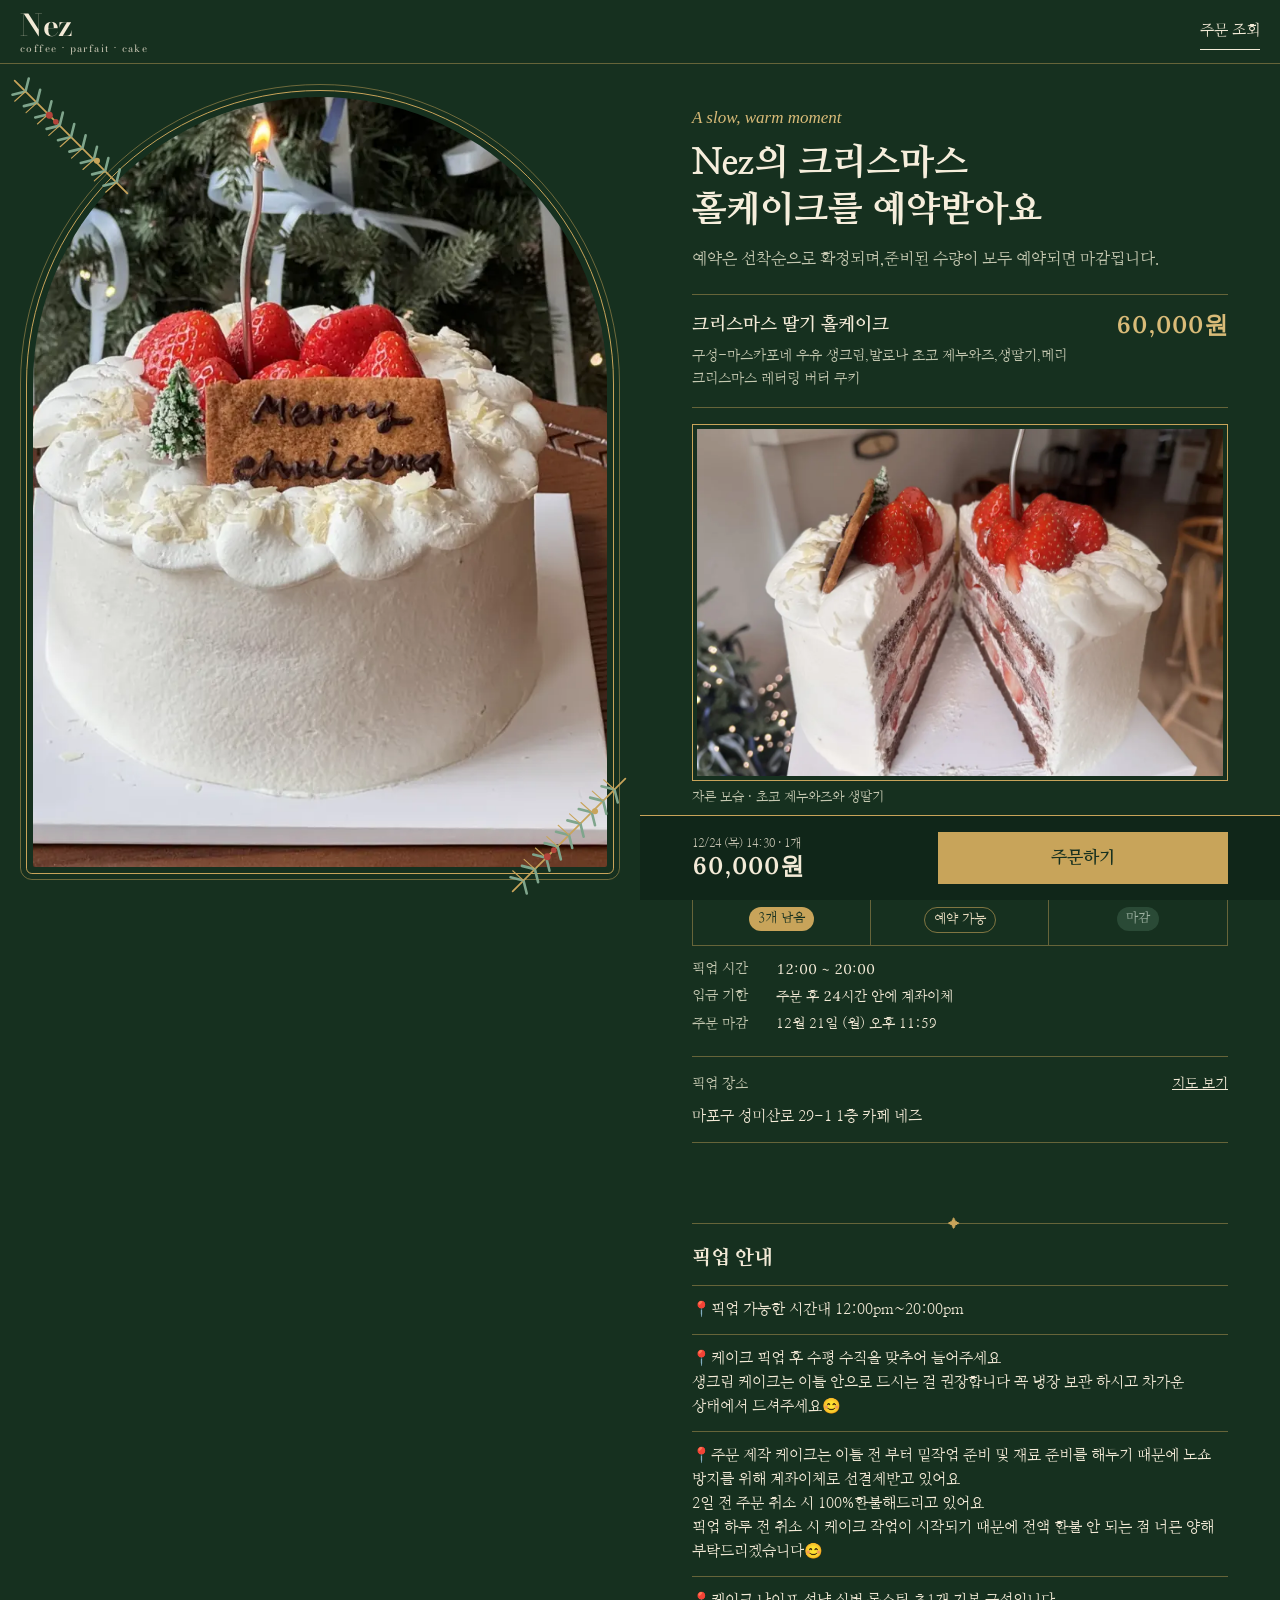
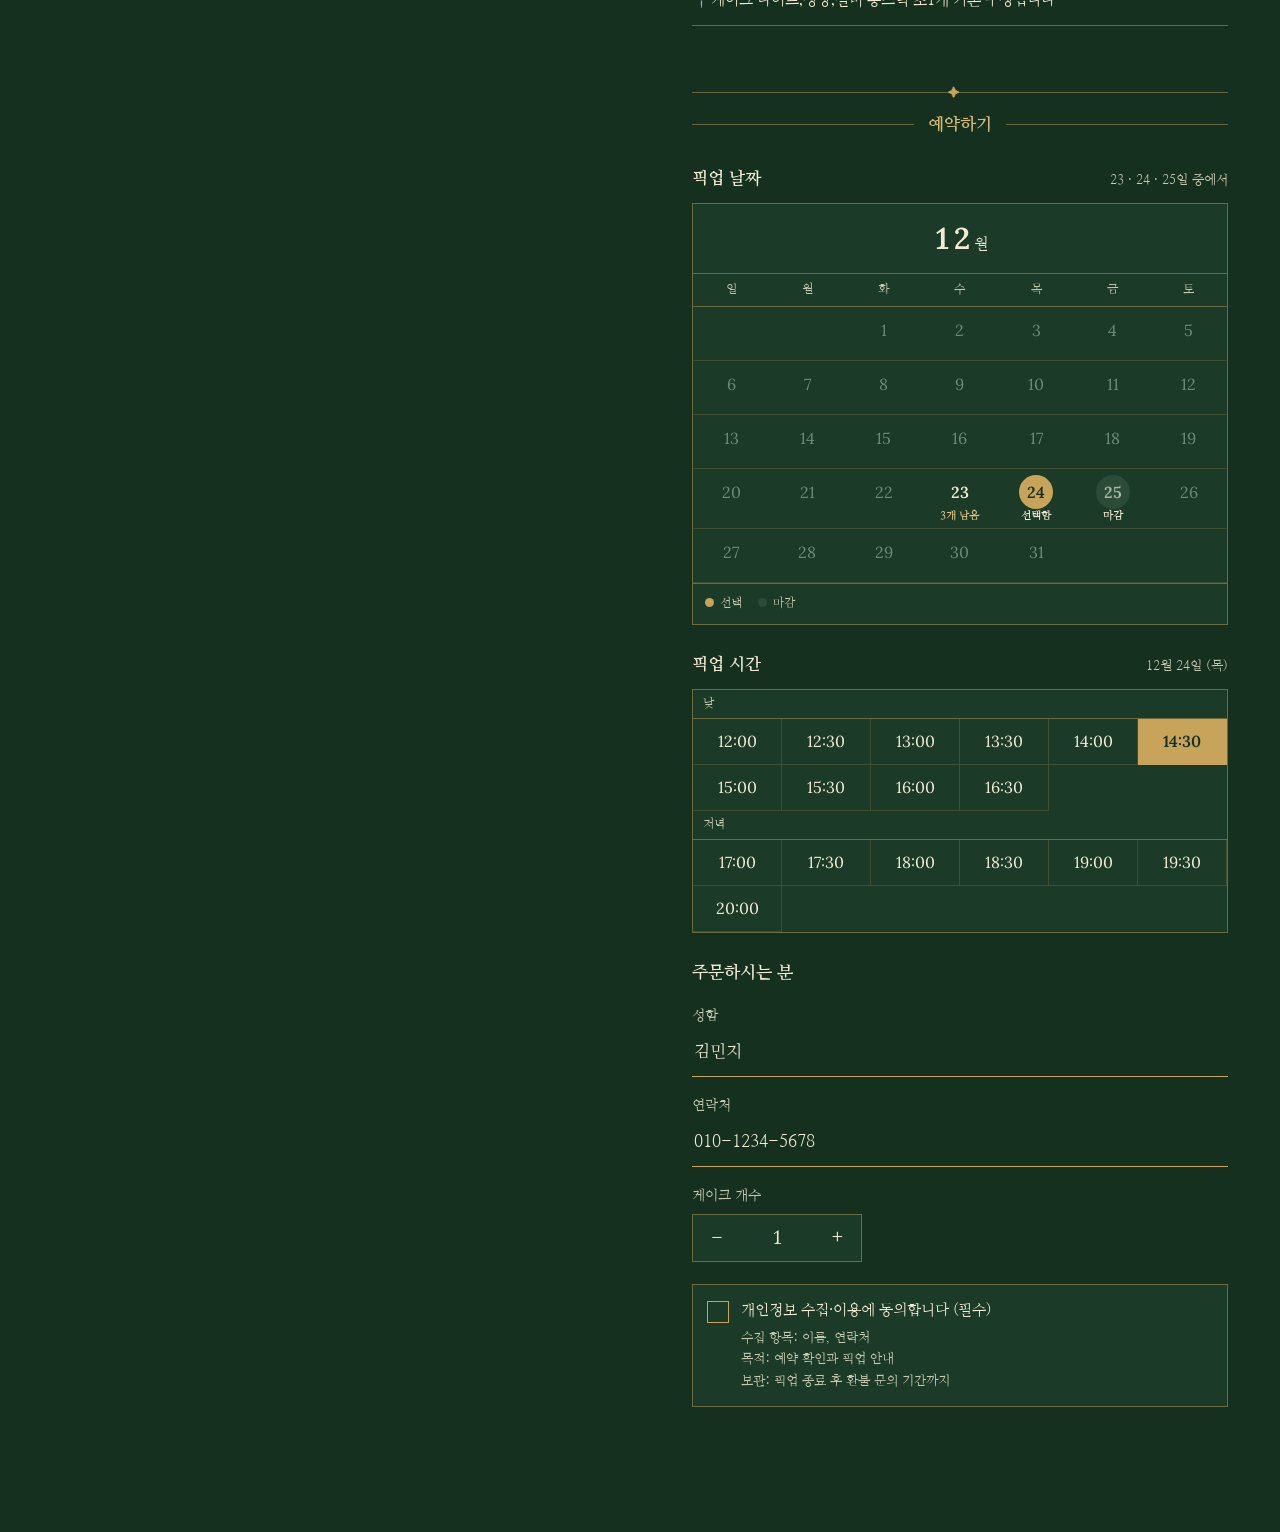
<file: web/mockups/theme-3.html>
<!doctype html>
<html lang="ko">
<head>
<meta charset="utf-8">
<meta name="viewport" content="width=device-width, initial-scale=1, viewport-fit=cover">
<title>Nez 테마 목업 3 · 전나무 초록</title>
<link rel="preconnect" href="https://fonts.googleapis.com">
<link rel="preconnect" href="https://fonts.gstatic.com" crossorigin>
<link href="https://fonts.googleapis.com/css2?family=Bodoni+Moda:opsz,wght@6..96,500;6..96,600&family=Playfair+Display:ital,wght@0,600;1,500&family=Nanum+Myeongjo:wght@400;700;800&family=Lora:wght@500;600&display=swap" rel="stylesheet">
<style>
/* ===== 공통 구조 (테마와 무관) ===== */
*,*::before,*::after{box-sizing:border-box}
html{-webkit-text-size-adjust:100%}
body{margin:0;background:var(--bg);color:var(--ink);font-family:var(--body);font-size:16px;line-height:1.65;word-break:keep-all;overflow-wrap:anywhere;-webkit-font-smoothing:antialiased}
p,li,dd{text-wrap:pretty} h1,h2{text-wrap:balance}
.nw{white-space:nowrap}
.num{font-family:var(--num);font-variant-numeric:lining-nums tabular-nums}
.top{position:sticky;top:0;z-index:30;display:flex;align-items:center;justify-content:space-between;min-height:64px;padding:8px 20px;background:var(--top-bg,var(--bg));color:var(--top-ink,var(--ink));border-bottom:1px solid var(--line)}
.logo{line-height:1}.logo b{display:block;font-family:"Bodoni Moda",serif;font-weight:600;font-size:30px;letter-spacing:-.01em}
.logo small{display:block;margin-top:4px;font-family:"Bodoni Moda",serif;font-size:10px;letter-spacing:.14em;opacity:.8}
.top a{color:inherit;font-size:15px;text-decoration:none;border-bottom:1px solid currentColor;padding:6px 0}
.hero{position:relative}
.hero picture{display:block;max-width:720px;margin:0 auto}
.hero img{display:block;width:100%;height:auto;aspect-ratio:6/5;object-fit:cover}
.body{position:relative}
.sec{position:relative;padding:30px 20px}
.kicker{margin:0;font-family:var(--title-latin);font-style:italic;font-size:17px;color:var(--kicker,var(--muted))}
h1{margin:8px 0 12px;font-family:var(--title);font-weight:var(--title-w,700);font-size:30px;line-height:1.3}
.lead{margin:0 0 22px;color:var(--muted)}
.cake{display:flex;justify-content:space-between;gap:14px;padding:16px 0;border-top:1px solid var(--line);border-bottom:1px solid var(--line)}
.cake b{display:block;font-size:18px}.cake .desc{display:block;margin-top:4px;font-size:14px;color:var(--muted)}
.price{flex:none;font-size:24px;font-weight:600;line-height:1.2}
.cut{margin:16px 0 0}.cut img{display:block;width:100%;height:auto;aspect-ratio:3/2;object-fit:cover}
.cut figcaption{margin-top:6px;font-size:13px;color:var(--muted)}
.dates{display:grid;grid-template-columns:repeat(3,1fr);margin:22px 0 8px;border:1px solid var(--line)}
.dates>div{padding:14px 4px 12px;text-align:center;border-right:1px solid var(--line)}.dates>div:last-child{border-right:0}
.dates .n{font-size:30px;font-weight:600;line-height:1}.dates .w{margin-top:4px;font-size:12px;color:var(--muted)}
.dates .s{display:inline-block;margin-top:8px;padding:1px 9px;font-size:13px;border-radius:999px}
.facts{margin:10px 0 18px;font-size:14px;line-height:1.5}.facts div{display:flex;gap:14px;padding:3px 0}
.facts dt{flex:none;width:5em;color:var(--muted)}.facts dd{margin:0}
.place{display:grid;grid-template-columns:1fr auto;align-items:center;padding:8px 0 12px;border-top:1px solid var(--line);border-bottom:1px solid var(--line);font-size:14px;color:var(--muted)}
.place a{color:var(--ink);min-height:40px;display:inline-flex;align-items:center}.place b{grid-column:1/-1;color:var(--ink);font-weight:400;font-size:15px}
h2{margin:0 0 10px;font-family:var(--title);font-size:20px;font-weight:var(--title-w,700)}
.notices{list-style:none;margin:0;padding:0;border-top:1px solid var(--line)}
.notices li{white-space:pre-line;padding:12px 0;border-bottom:1px solid var(--line);line-height:1.6;font-size:15px}
.divider{display:flex;align-items:center;gap:14px;margin:0 0 24px;font-family:var(--title);font-weight:700;font-size:17px}
.divider::before,.divider::after{content:"";flex:1;height:1px;background:var(--line)}
.lbl{display:flex;justify-content:space-between;align-items:baseline;margin:26px 0 10px}.lbl b{font-size:17px}.lbl span{font-size:13px;color:var(--muted)}
.cal{border:1px solid var(--line);background:var(--card)}
.cal-h{margin:0;padding:10px;text-align:center;font-size:15px;border-bottom:1px solid var(--line)}.cal-h b{font-size:30px;font-weight:600;margin-right:2px}
.cal-g{display:grid;grid-template-columns:repeat(7,minmax(0,1fr))}
.cal-g .wd{padding:6px 0;text-align:center;font-size:12px;color:var(--muted);border-bottom:1px solid var(--line)}
.cal-g .d{min-height:54px;padding:6px 1px;text-align:center;font-family:var(--num);font-size:16px;color:var(--faint);border-bottom:1px solid var(--line-soft)}
.cal-g .d .c{display:inline-grid;place-items:center;width:34px;height:34px;border-radius:50%;line-height:1}
.cal-g .d .t{display:block;font-family:var(--body);font-size:11px;line-height:1.2}
.cal-g .d.on{color:var(--ink);font-weight:600}
.cal-legend{display:flex;gap:16px;margin:0;padding:10px 12px;font-size:12px;color:var(--muted);border-top:1px solid var(--line)}
.cal-legend i{display:inline-block;width:9px;height:9px;border-radius:50%;margin-right:6px;vertical-align:0}
.times{display:grid;grid-template-columns:repeat(4,1fr);border:1px solid var(--line);background:var(--card)}
.times .ap{grid-column:1/-1;margin:0;padding:4px 10px;font-size:12px;color:var(--muted);border-bottom:1px solid var(--line)}
.tm{display:grid;place-items:center;min-height:46px;font-family:var(--num);font-size:16px;border-right:1px solid var(--line-soft);border-bottom:1px solid var(--line-soft)}
.field{margin-top:18px}.field label{display:block;font-size:14px;color:var(--muted)}
.field .in{display:block;width:100%;padding:10px 2px;border:0;border-bottom:1px solid var(--ink);background:transparent;color:var(--ink);font:inherit;font-size:17px}
.qty{display:inline-grid;grid-template-columns:48px 72px 48px;align-items:center;margin-top:6px;border:1px solid var(--line);background:var(--card);text-align:center}
.qty span{min-height:46px;display:grid;place-items:center;font-size:20px}.qty .num{font-size:19px}
.agree{display:flex;gap:12px;margin-top:22px;padding:14px;border:1px solid var(--line);background:var(--card);font-size:15px}
.agree i{flex:none;width:22px;height:22px;border:1.5px solid var(--ink);margin-top:2px}
.agree small{display:block;margin-top:4px;font-size:13px;color:var(--muted);white-space:pre-line}
.bar{position:fixed;left:0;right:0;bottom:0;z-index:20;display:flex;align-items:center;gap:14px;min-height:76px;padding:12px 20px calc(12px + env(safe-area-inset-bottom,0px));background:var(--bar-bg,var(--bg));color:var(--bar-ink,var(--ink));border-top:1px solid var(--line)}
.bar .tot{flex:1;min-width:0;line-height:1.25}.bar .tot span{display:block;font-size:12px;opacity:.8;white-space:nowrap;overflow:hidden;text-overflow:ellipsis}.bar .tot b{font-size:24px;font-weight:600}
.btn{flex:1.25;display:grid;place-items:center;min-height:52px;font-size:17px;font-weight:700;background:var(--btn-bg);color:var(--btn-ink);border-radius:var(--btn-r,0)}
.foot-space{height:96px}
@media (min-width:768px){.sec{padding:36px 40px}.body{max-width:720px;margin:0 auto}.times{grid-template-columns:repeat(6,1fr)}.bar{padding-left:calc(50% - 320px);padding-right:calc(50% - 320px)}}
@media (min-width:1080px){
  .page{display:grid;grid-template-columns:minmax(0,1fr) minmax(600px,640px)}
  .hero{position:sticky;top:64px;height:calc(100vh - 64px);overflow:hidden}
  .hero picture{max-width:none;height:100%}
  .hero img{height:100%;aspect-ratio:auto;object-position:50% 60%}
  .body{max-width:none;margin:0;display:flex;flex-direction:column;min-height:calc(100vh - 64px)}
  .sec{padding:40px 52px}
  .bar{position:sticky;margin-top:auto;padding:16px 52px}
  .foot-space{display:none}
  h1{font-size:36px}
}
/* ===== 테마: 전나무 초록 ===== */

.t3{--bg:#16301f;--ink:#f3ead7;--muted:#c6c9b2;--faint:#6f8a77;--line:rgba(200,164,90,.45);--line-soft:rgba(200,164,90,.2);--card:#1b3a27;
  --body:"Nanum Myeongjo",serif;--title:"Nanum Myeongjo",serif;--title-w:800;--title-latin:"Playfair Display",serif;--num:"Lora",serif;
  --kicker:#d9bb78;--btn-bg:#c8a45a;--btn-ink:#16301f;--bar-bg:#102619}
.t3 .hero{padding:22px 22px 8px}
.t3 .hero picture{position:relative;padding:6px;border:1px solid #c8a45a;outline:1px solid rgba(200,164,90,.5);outline-offset:5px;border-radius:200px 200px 6px 6px;overflow:hidden}
.t3 .hero img{border-radius:194px 194px 2px 2px}
.t3 .sp{position:absolute;width:92px;height:92px;z-index:2}
.t3 .sp-tl{left:6px;top:8px;transform:rotate(180deg) scaleX(-1)}.t3 .sp-br{right:6px;bottom:0}
.t3 .intro,.t3 .notice,.t3 .form{text-align:left}
.t3 h1{color:#f6eedc}
.t3 .price{color:#d9bb78}
.t3 .cut img{border:1px solid #c8a45a;padding:4px}
.t3 .dates .is-low .s{background:#c8a45a;color:#16301f}.t3 .dates .is-ok .s{color:#e8dcc0;border:1px solid rgba(200,164,90,.6)}.t3 .dates .is-out .s{background:#2a4a36;color:#9fb3a3}
.t3 .notice::before,.t3 .form::before{content:"✦";display:block;text-align:center;color:#c8a45a;font-size:12px;letter-spacing:12px;margin:-14px 0 18px;border-top:1px solid rgba(200,164,90,.45);line-height:0;padding-top:0}
.t3 .divider{color:#d9bb78}
.t3 .field .in{border-bottom-color:#c8a45a}
.t3 .agree i{border-color:#c8a45a}
.t3 .cal-g .is-sel .c{background:#c8a45a;color:#16301f}.t3 .cal-g .is-low .t{color:#e2c27e}.t3 .cal-g .is-out .c{background:#2c4c38;color:#a9b8a6}
.t3 .lg-sel{background:#c8a45a}.t3 .lg-out{background:#2c4c38}
.t3 .tm.is-sel{background:#c8a45a;color:#16301f;font-weight:600}
.t3 .bar{border-top-color:#c8a45a}
@media (min-width:1080px){.t3 .hero{padding:26px}.t3 .hero picture{height:100%;border-radius:300px 300px 6px 6px}.t3 .hero img{border-radius:294px 294px 2px 2px}.t3 .sp{width:130px;height:130px}}
</style>
</head>
<body class="t3">

<header class="top"><span class="logo"><b>Nez</b><small>coffee · parfait · cake</small></span><a href="#">주문 조회</a></header>
<div class="page">
  <div class="hero">
    <picture>
      <source media="(min-width: 1080px)" srcset="../assets/hero-tall.webp">
      <img src="../assets/hero-single.webp" width="1200" height="1000" alt="크리스마스 트리 앞 나무 테이블에 놓인 딸기 생크림 홀케이크">
    </picture>
    <svg class="sp sp-tl" viewBox="0 0 120 120" aria-hidden="true"><g fill="none" stroke-linecap="round">
  <path d="M8 112 C40 80 70 50 112 8" stroke="#c8a45a" stroke-width="1.6"/>
  <path d="M18 102 l-12 -3 M18 102 l3 12" stroke="#7fa58c" stroke-width="2.4"/><path d="M18 102 l-10 -9" stroke="#c8a45a" stroke-width="1"/><path d="M28.5 91.5 l-12 -3 M28.5 91.5 l3 12" stroke="#7fa58c" stroke-width="2.4"/><path d="M28.5 91.5 l-10 -9" stroke="#c8a45a" stroke-width="1"/><path d="M39 81 l-12 -3 M39 81 l3 12" stroke="#7fa58c" stroke-width="2.4"/><path d="M39 81 l-10 -9" stroke="#c8a45a" stroke-width="1"/><path d="M49.5 70.5 l-12 -3 M49.5 70.5 l3 12" stroke="#7fa58c" stroke-width="2.4"/><path d="M49.5 70.5 l-10 -9" stroke="#c8a45a" stroke-width="1"/><path d="M60 60 l-12 -3 M60 60 l3 12" stroke="#7fa58c" stroke-width="2.4"/><path d="M60 60 l-10 -9" stroke="#c8a45a" stroke-width="1"/><path d="M70.5 49.5 l-12 -3 M70.5 49.5 l3 12" stroke="#7fa58c" stroke-width="2.4"/><path d="M70.5 49.5 l-10 -9" stroke="#c8a45a" stroke-width="1"/><path d="M81 39 l-12 -3 M81 39 l3 12" stroke="#7fa58c" stroke-width="2.4"/><path d="M81 39 l-10 -9" stroke="#c8a45a" stroke-width="1"/><path d="M91.5 28.5 l-12 -3 M91.5 28.5 l3 12" stroke="#7fa58c" stroke-width="2.4"/><path d="M91.5 28.5 l-10 -9" stroke="#c8a45a" stroke-width="1"/><path d="M102 18 l-12 -3 M102 18 l3 12" stroke="#7fa58c" stroke-width="2.4"/><path d="M102 18 l-10 -9" stroke="#c8a45a" stroke-width="1"/>
  <circle cx="40" cy="80" r="3.2" fill="#b3443b"/><circle cx="46" cy="74" r="2.6" fill="#b3443b"/><circle cx="84" cy="38" r="2.8" fill="#c8a45a"/></g></svg><svg class="sp sp-br" viewBox="0 0 120 120" aria-hidden="true"><g fill="none" stroke-linecap="round">
  <path d="M8 112 C40 80 70 50 112 8" stroke="#c8a45a" stroke-width="1.6"/>
  <path d="M18 102 l-12 -3 M18 102 l3 12" stroke="#7fa58c" stroke-width="2.4"/><path d="M18 102 l-10 -9" stroke="#c8a45a" stroke-width="1"/><path d="M28.5 91.5 l-12 -3 M28.5 91.5 l3 12" stroke="#7fa58c" stroke-width="2.4"/><path d="M28.5 91.5 l-10 -9" stroke="#c8a45a" stroke-width="1"/><path d="M39 81 l-12 -3 M39 81 l3 12" stroke="#7fa58c" stroke-width="2.4"/><path d="M39 81 l-10 -9" stroke="#c8a45a" stroke-width="1"/><path d="M49.5 70.5 l-12 -3 M49.5 70.5 l3 12" stroke="#7fa58c" stroke-width="2.4"/><path d="M49.5 70.5 l-10 -9" stroke="#c8a45a" stroke-width="1"/><path d="M60 60 l-12 -3 M60 60 l3 12" stroke="#7fa58c" stroke-width="2.4"/><path d="M60 60 l-10 -9" stroke="#c8a45a" stroke-width="1"/><path d="M70.5 49.5 l-12 -3 M70.5 49.5 l3 12" stroke="#7fa58c" stroke-width="2.4"/><path d="M70.5 49.5 l-10 -9" stroke="#c8a45a" stroke-width="1"/><path d="M81 39 l-12 -3 M81 39 l3 12" stroke="#7fa58c" stroke-width="2.4"/><path d="M81 39 l-10 -9" stroke="#c8a45a" stroke-width="1"/><path d="M91.5 28.5 l-12 -3 M91.5 28.5 l3 12" stroke="#7fa58c" stroke-width="2.4"/><path d="M91.5 28.5 l-10 -9" stroke="#c8a45a" stroke-width="1"/><path d="M102 18 l-12 -3 M102 18 l3 12" stroke="#7fa58c" stroke-width="2.4"/><path d="M102 18 l-10 -9" stroke="#c8a45a" stroke-width="1"/>
  <circle cx="40" cy="80" r="3.2" fill="#b3443b"/><circle cx="46" cy="74" r="2.6" fill="#b3443b"/><circle cx="84" cy="38" r="2.8" fill="#c8a45a"/></g></svg>
  </div>
  <div class="body">
    <section class="sec intro">
      
      <p class="kicker">A slow, warm moment</p>
      <h1>Nez의 크리스마스<br>홀케이크를 예약받아요</h1>
      <p class="lead">예약은 선착순으로 확정되며,준비된 수량이 모두 예약되면 마감됩니다.</p>
      <div class="cake"><div><b>크리스마스 딸기 홀케이크</b><span class="desc">구성-마스카포네 우유 생크림,발로나 초코 제누와즈,생딸기,메리 크리스마스 레터링 버터 쿠키</span></div><span class="price num">60,000원</span></div>
      <figure class="cut"><img src="../assets/cake-cut.webp" width="1200" height="800" loading="lazy" alt="케이크 단면: 초코 제누와즈 사이 생크림과 생딸기"><figcaption>자른 모습 · 초코 제누와즈와 생딸기</figcaption></figure>
      <div class="dates">
        <div class="is-low"><div class="n num">23</div><div class="w">수요일</div><span class="s">3개 남음</span></div>
        <div class="is-ok"><div class="n num">24</div><div class="w">목요일</div><span class="s">예약 가능</span></div>
        <div class="is-out"><div class="n num">25</div><div class="w">금요일</div><span class="s">마감</span></div>
      </div>
      <dl class="facts"><div><dt>픽업 시간</dt><dd class="num">12:00 ~ 20:00</dd></div><div><dt>입금 기한</dt><dd>주문 후 <span class="num">24</span>시간 안에 계좌이체</dd></div><div><dt>주문 마감</dt><dd>12월 21일 (월) 오후 11:59</dd></div></dl>
      <p class="place"><span>픽업 장소</span><a href="#">지도 보기</a><b><span class="nw">마포구 성미산로 29-1</span> <span class="nw">1층 카페 네즈</span></b></p>
    </section>
    <section class="sec notice">
      
      <h2>픽업 안내</h2>
      <ul class="notices"><li>📍픽업 가능한 시간대 12:00pm~20:00pm</li><li>📍케이크 픽업 후 수평 수직을 맞추어 들어주세요
생크림 케이크는 이틀 안으로 드시는 걸 권장합니다 꼭 냉장 보관 하시고 차가운 상태에서 드셔주세요😊</li><li>📍주문 제작 케이크는 이틀 전 부터 밑작업 준비 및 재료 준비를 해두기 때문에 노쇼 방지를 위해 계좌이체로 선결제받고 있어요
2일 전 주문 취소 시 100%환불해드리고 있어요
픽업 하루 전 취소 시 케이크 작업이 시작되기 때문에 전액 환불 안 되는 점 너른 양해 부탁드리겠습니다😊</li><li>📍케이크 나이프,성냥,실버 롱스틱 초1개 기본 구성입니다</li></ul>
    </section>
    <section class="sec form">
      
      <p class="divider">예약하기</p>
      <div class="lbl"><b>픽업 날짜</b><span>23 · 24 · 25일 중에서</span></div>
      <div class="cal"><p class="cal-h"><b class="num">12</b>월</p><div class="cal-g"><div class="wd">일</div><div class="wd">월</div><div class="wd">화</div><div class="wd">수</div><div class="wd">목</div><div class="wd">금</div><div class="wd">토</div><div class="d"></div><div class="d"></div><div class="d"><span class="c">1</span></div><div class="d"><span class="c">2</span></div><div class="d"><span class="c">3</span></div><div class="d"><span class="c">4</span></div><div class="d"><span class="c">5</span></div><div class="d"><span class="c">6</span></div><div class="d"><span class="c">7</span></div><div class="d"><span class="c">8</span></div><div class="d"><span class="c">9</span></div><div class="d"><span class="c">10</span></div><div class="d"><span class="c">11</span></div><div class="d"><span class="c">12</span></div><div class="d"><span class="c">13</span></div><div class="d"><span class="c">14</span></div><div class="d"><span class="c">15</span></div><div class="d"><span class="c">16</span></div><div class="d"><span class="c">17</span></div><div class="d"><span class="c">18</span></div><div class="d"><span class="c">19</span></div><div class="d"><span class="c">20</span></div><div class="d"><span class="c">21</span></div><div class="d"><span class="c">22</span></div><div class="d on is-low"><span class="c">23</span><span class="t">3개 남음</span></div><div class="d on is-sel"><span class="c">24</span><span class="t">선택함</span></div><div class="d on is-out"><span class="c">25</span><span class="t">마감</span></div><div class="d"><span class="c">26</span></div><div class="d"><span class="c">27</span></div><div class="d"><span class="c">28</span></div><div class="d"><span class="c">29</span></div><div class="d"><span class="c">30</span></div><div class="d"><span class="c">31</span></div><div class="d"></div><div class="d"></div></div>
  <p class="cal-legend"><span><i class="lg-sel"></i>선택</span><span><i class="lg-out"></i>마감</span></p></div>
      <div class="lbl"><b>픽업 시간</b><span>12월 24일 (목)</span></div>
      <div class="times"><p class="ap">낮</p><span class="tm">12:00</span><span class="tm">12:30</span><span class="tm">13:00</span><span class="tm">13:30</span><span class="tm">14:00</span><span class="tm is-sel">14:30</span><span class="tm">15:00</span><span class="tm">15:30</span><span class="tm">16:00</span><span class="tm">16:30</span><p class="ap">저녁</p><span class="tm">17:00</span><span class="tm">17:30</span><span class="tm">18:00</span><span class="tm">18:30</span><span class="tm">19:00</span><span class="tm">19:30</span><span class="tm">20:00</span></div>
      <div class="lbl"><b>주문하시는 분</b></div>
      <div class="field"><label>성함</label><span class="in">김민지</span></div>
      <div class="field"><label>연락처</label><span class="in num">010-1234-5678</span></div>
      <div class="field"><label>케이크 개수</label><div class="qty"><span>−</span><span class="num">1</span><span>+</span></div></div>
      <div class="agree"><i></i><div>개인정보 수집·이용에 <span class="nw">동의합니다 (필수)</span><small>수집 항목: 이름, 연락처
목적: 예약 확인과 픽업 안내
보관: 픽업 종료 후 환불 문의 기간까지</small></div></div>
    </section>
    <div class="foot-space"></div>
    <div class="bar"><div class="tot"><span>12/24 (목) 14:30 · 1개</span><b class="num">60,000원</b></div><span class="btn">주문하기</span></div>
  </div>
</div>
</body>
</html>
</file>
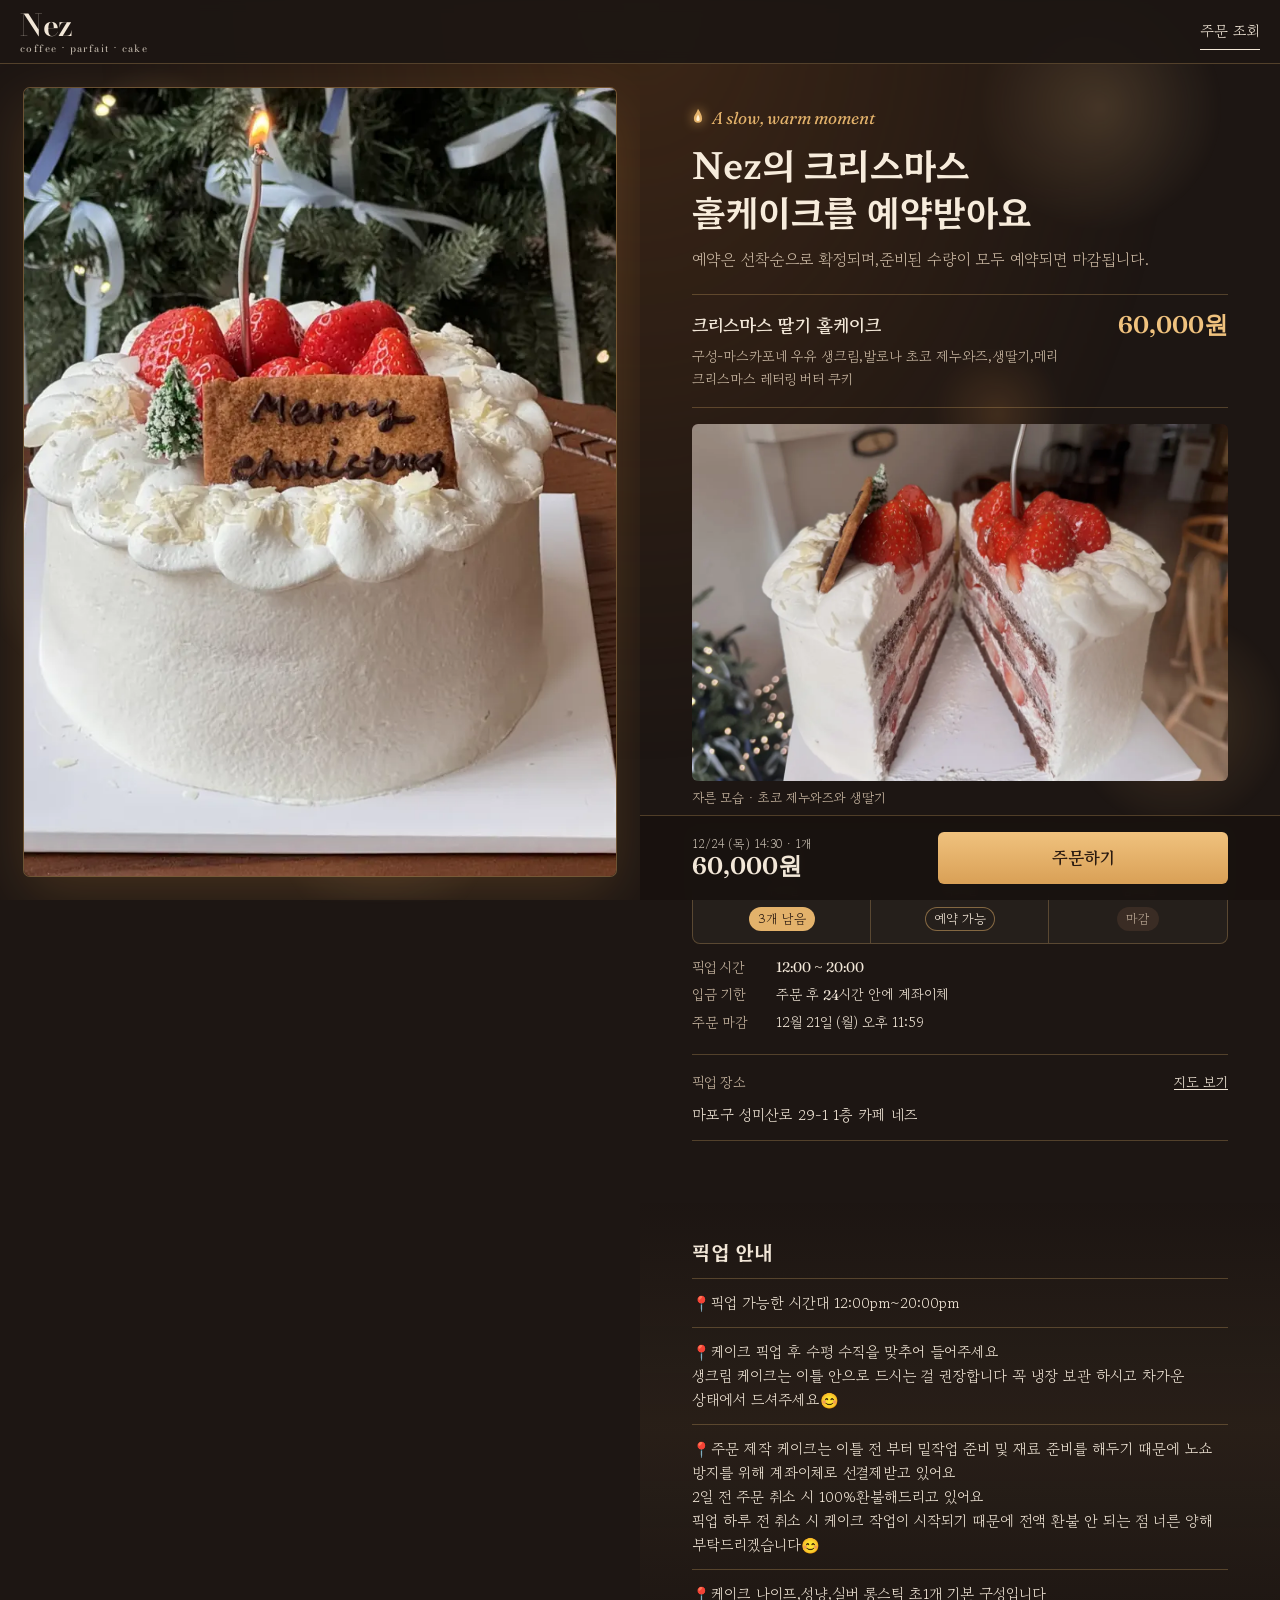
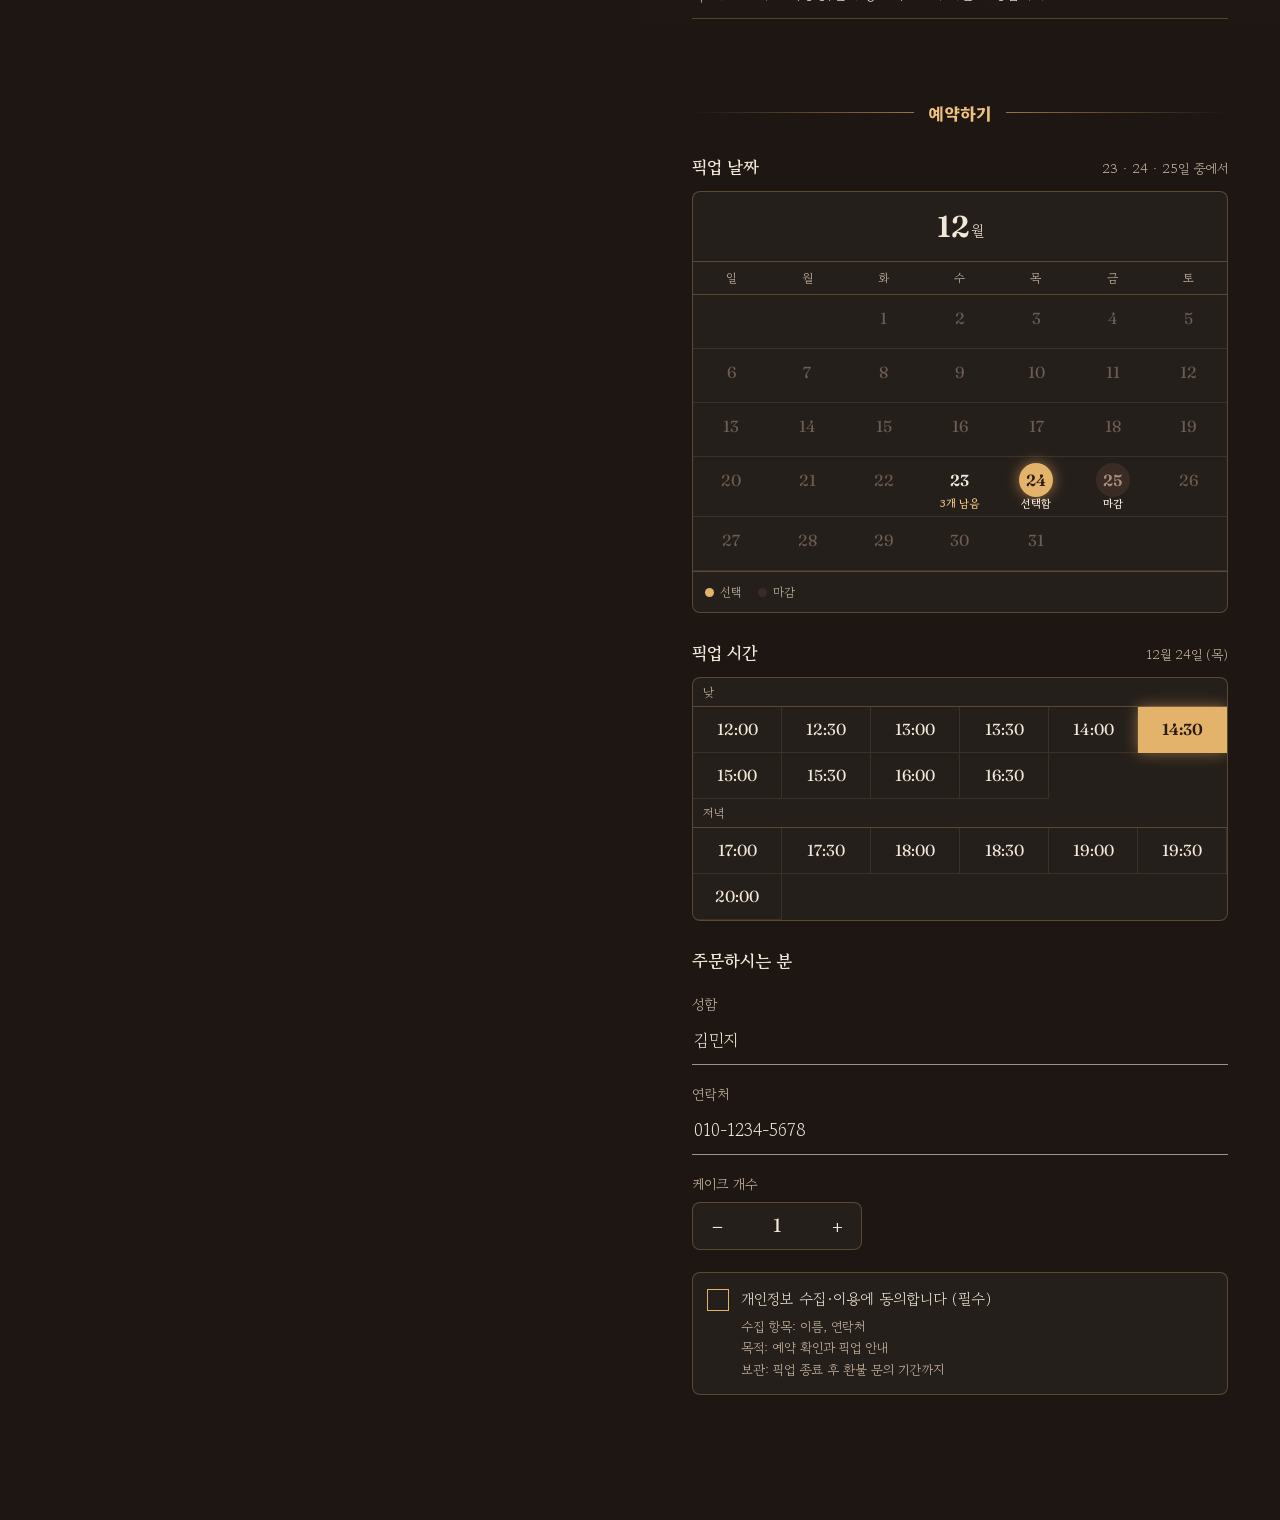
<file: web/mockups/theme-4.html>
<!doctype html>
<html lang="ko">
<head>
<meta charset="utf-8">
<meta name="viewport" content="width=device-width, initial-scale=1, viewport-fit=cover">
<title>Nez 테마 목업 4 · 겨울밤 불빛</title>
<link rel="preconnect" href="https://fonts.googleapis.com">
<link rel="preconnect" href="https://fonts.gstatic.com" crossorigin>
<link href="https://fonts.googleapis.com/css2?family=Bodoni+Moda:opsz,wght@6..96,500;6..96,600&family=Fraunces:ital,opsz,wght@0,9..144,500;0,9..144,600;1,9..144,400&family=Hahmlet:wght@500;600&family=Gowun+Batang:wght@400;700&display=swap" rel="stylesheet">
<style>
/* ===== 공통 구조 (테마와 무관) ===== */
*,*::before,*::after{box-sizing:border-box}
html{-webkit-text-size-adjust:100%}
body{margin:0;background:var(--bg);color:var(--ink);font-family:var(--body);font-size:16px;line-height:1.65;word-break:keep-all;overflow-wrap:anywhere;-webkit-font-smoothing:antialiased}
p,li,dd{text-wrap:pretty} h1,h2{text-wrap:balance}
.nw{white-space:nowrap}
.num{font-family:var(--num);font-variant-numeric:lining-nums tabular-nums}
.top{position:sticky;top:0;z-index:30;display:flex;align-items:center;justify-content:space-between;min-height:64px;padding:8px 20px;background:var(--top-bg,var(--bg));color:var(--top-ink,var(--ink));border-bottom:1px solid var(--line)}
.logo{line-height:1}.logo b{display:block;font-family:"Bodoni Moda",serif;font-weight:600;font-size:30px;letter-spacing:-.01em}
.logo small{display:block;margin-top:4px;font-family:"Bodoni Moda",serif;font-size:10px;letter-spacing:.14em;opacity:.8}
.top a{color:inherit;font-size:15px;text-decoration:none;border-bottom:1px solid currentColor;padding:6px 0}
.hero{position:relative}
.hero picture{display:block;max-width:720px;margin:0 auto}
.hero img{display:block;width:100%;height:auto;aspect-ratio:6/5;object-fit:cover}
.body{position:relative}
.sec{position:relative;padding:30px 20px}
.kicker{margin:0;font-family:var(--title-latin);font-style:italic;font-size:17px;color:var(--kicker,var(--muted))}
h1{margin:8px 0 12px;font-family:var(--title);font-weight:var(--title-w,700);font-size:30px;line-height:1.3}
.lead{margin:0 0 22px;color:var(--muted)}
.cake{display:flex;justify-content:space-between;gap:14px;padding:16px 0;border-top:1px solid var(--line);border-bottom:1px solid var(--line)}
.cake b{display:block;font-size:18px}.cake .desc{display:block;margin-top:4px;font-size:14px;color:var(--muted)}
.price{flex:none;font-size:24px;font-weight:600;line-height:1.2}
.cut{margin:16px 0 0}.cut img{display:block;width:100%;height:auto;aspect-ratio:3/2;object-fit:cover}
.cut figcaption{margin-top:6px;font-size:13px;color:var(--muted)}
.dates{display:grid;grid-template-columns:repeat(3,1fr);margin:22px 0 8px;border:1px solid var(--line)}
.dates>div{padding:14px 4px 12px;text-align:center;border-right:1px solid var(--line)}.dates>div:last-child{border-right:0}
.dates .n{font-size:30px;font-weight:600;line-height:1}.dates .w{margin-top:4px;font-size:12px;color:var(--muted)}
.dates .s{display:inline-block;margin-top:8px;padding:1px 9px;font-size:13px;border-radius:999px}
.facts{margin:10px 0 18px;font-size:14px;line-height:1.5}.facts div{display:flex;gap:14px;padding:3px 0}
.facts dt{flex:none;width:5em;color:var(--muted)}.facts dd{margin:0}
.place{display:grid;grid-template-columns:1fr auto;align-items:center;padding:8px 0 12px;border-top:1px solid var(--line);border-bottom:1px solid var(--line);font-size:14px;color:var(--muted)}
.place a{color:var(--ink);min-height:40px;display:inline-flex;align-items:center}.place b{grid-column:1/-1;color:var(--ink);font-weight:400;font-size:15px}
h2{margin:0 0 10px;font-family:var(--title);font-size:20px;font-weight:var(--title-w,700)}
.notices{list-style:none;margin:0;padding:0;border-top:1px solid var(--line)}
.notices li{white-space:pre-line;padding:12px 0;border-bottom:1px solid var(--line);line-height:1.6;font-size:15px}
.divider{display:flex;align-items:center;gap:14px;margin:0 0 24px;font-family:var(--title);font-weight:700;font-size:17px}
.divider::before,.divider::after{content:"";flex:1;height:1px;background:var(--line)}
.lbl{display:flex;justify-content:space-between;align-items:baseline;margin:26px 0 10px}.lbl b{font-size:17px}.lbl span{font-size:13px;color:var(--muted)}
.cal{border:1px solid var(--line);background:var(--card)}
.cal-h{margin:0;padding:10px;text-align:center;font-size:15px;border-bottom:1px solid var(--line)}.cal-h b{font-size:30px;font-weight:600;margin-right:2px}
.cal-g{display:grid;grid-template-columns:repeat(7,minmax(0,1fr))}
.cal-g .wd{padding:6px 0;text-align:center;font-size:12px;color:var(--muted);border-bottom:1px solid var(--line)}
.cal-g .d{min-height:54px;padding:6px 1px;text-align:center;font-family:var(--num);font-size:16px;color:var(--faint);border-bottom:1px solid var(--line-soft)}
.cal-g .d .c{display:inline-grid;place-items:center;width:34px;height:34px;border-radius:50%;line-height:1}
.cal-g .d .t{display:block;font-family:var(--body);font-size:11px;line-height:1.2}
.cal-g .d.on{color:var(--ink);font-weight:600}
.cal-legend{display:flex;gap:16px;margin:0;padding:10px 12px;font-size:12px;color:var(--muted);border-top:1px solid var(--line)}
.cal-legend i{display:inline-block;width:9px;height:9px;border-radius:50%;margin-right:6px;vertical-align:0}
.times{display:grid;grid-template-columns:repeat(4,1fr);border:1px solid var(--line);background:var(--card)}
.times .ap{grid-column:1/-1;margin:0;padding:4px 10px;font-size:12px;color:var(--muted);border-bottom:1px solid var(--line)}
.tm{display:grid;place-items:center;min-height:46px;font-family:var(--num);font-size:16px;border-right:1px solid var(--line-soft);border-bottom:1px solid var(--line-soft)}
.field{margin-top:18px}.field label{display:block;font-size:14px;color:var(--muted)}
.field .in{display:block;width:100%;padding:10px 2px;border:0;border-bottom:1px solid var(--ink);background:transparent;color:var(--ink);font:inherit;font-size:17px}
.qty{display:inline-grid;grid-template-columns:48px 72px 48px;align-items:center;margin-top:6px;border:1px solid var(--line);background:var(--card);text-align:center}
.qty span{min-height:46px;display:grid;place-items:center;font-size:20px}.qty .num{font-size:19px}
.agree{display:flex;gap:12px;margin-top:22px;padding:14px;border:1px solid var(--line);background:var(--card);font-size:15px}
.agree i{flex:none;width:22px;height:22px;border:1.5px solid var(--ink);margin-top:2px}
.agree small{display:block;margin-top:4px;font-size:13px;color:var(--muted);white-space:pre-line}
.bar{position:fixed;left:0;right:0;bottom:0;z-index:20;display:flex;align-items:center;gap:14px;min-height:76px;padding:12px 20px calc(12px + env(safe-area-inset-bottom,0px));background:var(--bar-bg,var(--bg));color:var(--bar-ink,var(--ink));border-top:1px solid var(--line)}
.bar .tot{flex:1;min-width:0;line-height:1.25}.bar .tot span{display:block;font-size:12px;opacity:.8;white-space:nowrap;overflow:hidden;text-overflow:ellipsis}.bar .tot b{font-size:24px;font-weight:600}
.btn{flex:1.25;display:grid;place-items:center;min-height:52px;font-size:17px;font-weight:700;background:var(--btn-bg);color:var(--btn-ink);border-radius:var(--btn-r,0)}
.foot-space{height:96px}
@media (min-width:768px){.sec{padding:36px 40px}.body{max-width:720px;margin:0 auto}.times{grid-template-columns:repeat(6,1fr)}.bar{padding-left:calc(50% - 320px);padding-right:calc(50% - 320px)}}
@media (min-width:1080px){
  .page{display:grid;grid-template-columns:minmax(0,1fr) minmax(600px,640px)}
  .hero{position:sticky;top:64px;height:calc(100vh - 64px);overflow:hidden}
  .hero picture{max-width:none;height:100%}
  .hero img{height:100%;aspect-ratio:auto;object-position:50% 60%}
  .body{max-width:none;margin:0;display:flex;flex-direction:column;min-height:calc(100vh - 64px)}
  .sec{padding:40px 52px}
  .bar{position:sticky;margin-top:auto;padding:16px 52px}
  .foot-space{display:none}
  h1{font-size:36px}
}
/* ===== 테마: 겨울밤 불빛 ===== */

.t4{--bg:#1d1613;--ink:#f2e7d8;--muted:#cbb9a4;--faint:#6d5d52;--line:rgba(227,178,107,.28);--line-soft:rgba(227,178,107,.12);--card:rgba(255,240,220,.04);
  --body:"Gowun Batang",serif;--title:"Hahmlet",serif;--title-w:600;--title-latin:"Fraunces",serif;--num:"Fraunces",serif;
  --kicker:#e3b26b;--btn-bg:linear-gradient(180deg,#f0c27e,#d9a056);--btn-ink:#2a1a10;--btn-r:6px;--top-bg:rgba(29,22,19,.92);--bar-bg:rgba(24,18,15,.96)}
.t4 .btn{background:var(--btn-bg)}
.t4 .bokeh{position:fixed;inset:0;z-index:0;pointer-events:none;
  background:radial-gradient(circle at 12% 18%,rgba(255,196,120,.22),transparent 7%),radial-gradient(circle at 86% 12%,rgba(255,206,140,.16),transparent 9%),
  radial-gradient(circle at 78% 46%,rgba(255,170,90,.14),transparent 6%),radial-gradient(circle at 8% 62%,rgba(255,214,150,.12),transparent 10%),
  radial-gradient(circle at 92% 80%,rgba(255,190,110,.16),transparent 8%),radial-gradient(circle at 30% 92%,rgba(255,200,130,.12),transparent 9%),
  radial-gradient(ellipse at 50% 0%,rgba(120,70,30,.35),transparent 60%);filter:blur(2px)}
.t4 .top,.t4 .page{position:relative;z-index:1}
.t4 .top{backdrop-filter:blur(6px)}
.t4 .hero{padding:18px 18px 0}
.t4 .hero img{border-radius:6px;box-shadow:0 0 0 1px rgba(227,178,107,.35),0 18px 60px rgba(255,170,80,.18)}
.t4 .flame{width:12px;height:18px;margin-right:8px;vertical-align:-2px;filter:drop-shadow(0 0 6px rgba(255,190,100,.8))}
.t4 h1{color:#f7ecdc}
.t4 .price{color:#f0c27e}
.t4 .cut img{border-radius:6px;opacity:.95}
.t4 .dates{border-radius:8px;overflow:hidden;background:var(--card)}
.t4 .dates .is-low .s{background:#e3b26b;color:#2a1a10}.t4 .dates .is-ok .s{color:#f2e7d8;box-shadow:inset 0 0 0 1px rgba(227,178,107,.5)}.t4 .dates .is-out .s{background:#3a2c24;color:#b8a592}
.t4 .notice{background:linear-gradient(180deg,transparent,rgba(227,178,107,.06),transparent)}
.t4 .divider{color:#f0c27e}.t4 .divider::before,.t4 .divider::after{background:linear-gradient(90deg,transparent,rgba(227,178,107,.6))}.t4 .divider::after{transform:scaleX(-1)}
.t4 .cal,.t4 .times,.t4 .agree,.t4 .qty{border-radius:8px;overflow:hidden}
.t4 .field .in{border-bottom-color:rgba(242,231,216,.6)}.t4 .agree i{border-color:#e3b26b}
.t4 .cal-g .is-sel .c{background:#e3b26b;color:#2a1a10;box-shadow:0 0 14px rgba(255,190,100,.55)}.t4 .cal-g .is-low .t{color:#f0c27e}.t4 .cal-g .is-out .c{background:#3a2c24;color:#a8927c}
.t4 .lg-sel{background:#e3b26b}.t4 .lg-out{background:#3a2c24}
.t4 .tm.is-sel{background:#e3b26b;color:#2a1a10;font-weight:600;box-shadow:0 0 14px rgba(255,190,100,.45)}
.t4 .bar{backdrop-filter:blur(6px)}
@media (min-width:1080px){.t4 .hero{padding:24px}.t4 .hero picture{height:100%}.t4 .hero img{height:100%}}
</style>
</head>
<body class="t4">
<div class="bokeh" aria-hidden="true"></div>
<header class="top"><span class="logo"><b>Nez</b><small>coffee · parfait · cake</small></span><a href="#">주문 조회</a></header>
<div class="page">
  <div class="hero">
    <picture>
      <source media="(min-width: 1080px)" srcset="../assets/hero-tall.webp">
      <img src="../assets/hero-single.webp" width="1200" height="1000" alt="크리스마스 트리 앞 나무 테이블에 놓인 딸기 생크림 홀케이크">
    </picture>
    
  </div>
  <div class="body">
    <section class="sec intro">
      
      <p class="kicker"><svg class="flame" viewBox="0 0 14 22" aria-hidden="true"><path d="M7 1 C10 6 12 9 12 13 A5 5 0 0 1 2 13 C2 9 5 7 7 1Z" fill="#e3b26b"/><path d="M7 8 C8.5 11 9 12 9 14 A2 2 0 0 1 5 14 C5 12 6 10.5 7 8Z" fill="#fff2d6"/></svg>A slow, warm moment</p>
      <h1>Nez의 크리스마스<br>홀케이크를 예약받아요</h1>
      <p class="lead">예약은 선착순으로 확정되며,준비된 수량이 모두 예약되면 마감됩니다.</p>
      <div class="cake"><div><b>크리스마스 딸기 홀케이크</b><span class="desc">구성-마스카포네 우유 생크림,발로나 초코 제누와즈,생딸기,메리 크리스마스 레터링 버터 쿠키</span></div><span class="price num">60,000원</span></div>
      <figure class="cut"><img src="../assets/cake-cut.webp" width="1200" height="800" loading="lazy" alt="케이크 단면: 초코 제누와즈 사이 생크림과 생딸기"><figcaption>자른 모습 · 초코 제누와즈와 생딸기</figcaption></figure>
      <div class="dates">
        <div class="is-low"><div class="n num">23</div><div class="w">수요일</div><span class="s">3개 남음</span></div>
        <div class="is-ok"><div class="n num">24</div><div class="w">목요일</div><span class="s">예약 가능</span></div>
        <div class="is-out"><div class="n num">25</div><div class="w">금요일</div><span class="s">마감</span></div>
      </div>
      <dl class="facts"><div><dt>픽업 시간</dt><dd class="num">12:00 ~ 20:00</dd></div><div><dt>입금 기한</dt><dd>주문 후 <span class="num">24</span>시간 안에 계좌이체</dd></div><div><dt>주문 마감</dt><dd>12월 21일 (월) 오후 11:59</dd></div></dl>
      <p class="place"><span>픽업 장소</span><a href="#">지도 보기</a><b><span class="nw">마포구 성미산로 29-1</span> <span class="nw">1층 카페 네즈</span></b></p>
    </section>
    <section class="sec notice">
      
      <h2>픽업 안내</h2>
      <ul class="notices"><li>📍픽업 가능한 시간대 12:00pm~20:00pm</li><li>📍케이크 픽업 후 수평 수직을 맞추어 들어주세요
생크림 케이크는 이틀 안으로 드시는 걸 권장합니다 꼭 냉장 보관 하시고 차가운 상태에서 드셔주세요😊</li><li>📍주문 제작 케이크는 이틀 전 부터 밑작업 준비 및 재료 준비를 해두기 때문에 노쇼 방지를 위해 계좌이체로 선결제받고 있어요
2일 전 주문 취소 시 100%환불해드리고 있어요
픽업 하루 전 취소 시 케이크 작업이 시작되기 때문에 전액 환불 안 되는 점 너른 양해 부탁드리겠습니다😊</li><li>📍케이크 나이프,성냥,실버 롱스틱 초1개 기본 구성입니다</li></ul>
    </section>
    <section class="sec form">
      
      <p class="divider">예약하기</p>
      <div class="lbl"><b>픽업 날짜</b><span>23 · 24 · 25일 중에서</span></div>
      <div class="cal"><p class="cal-h"><b class="num">12</b>월</p><div class="cal-g"><div class="wd">일</div><div class="wd">월</div><div class="wd">화</div><div class="wd">수</div><div class="wd">목</div><div class="wd">금</div><div class="wd">토</div><div class="d"></div><div class="d"></div><div class="d"><span class="c">1</span></div><div class="d"><span class="c">2</span></div><div class="d"><span class="c">3</span></div><div class="d"><span class="c">4</span></div><div class="d"><span class="c">5</span></div><div class="d"><span class="c">6</span></div><div class="d"><span class="c">7</span></div><div class="d"><span class="c">8</span></div><div class="d"><span class="c">9</span></div><div class="d"><span class="c">10</span></div><div class="d"><span class="c">11</span></div><div class="d"><span class="c">12</span></div><div class="d"><span class="c">13</span></div><div class="d"><span class="c">14</span></div><div class="d"><span class="c">15</span></div><div class="d"><span class="c">16</span></div><div class="d"><span class="c">17</span></div><div class="d"><span class="c">18</span></div><div class="d"><span class="c">19</span></div><div class="d"><span class="c">20</span></div><div class="d"><span class="c">21</span></div><div class="d"><span class="c">22</span></div><div class="d on is-low"><span class="c">23</span><span class="t">3개 남음</span></div><div class="d on is-sel"><span class="c">24</span><span class="t">선택함</span></div><div class="d on is-out"><span class="c">25</span><span class="t">마감</span></div><div class="d"><span class="c">26</span></div><div class="d"><span class="c">27</span></div><div class="d"><span class="c">28</span></div><div class="d"><span class="c">29</span></div><div class="d"><span class="c">30</span></div><div class="d"><span class="c">31</span></div><div class="d"></div><div class="d"></div></div>
  <p class="cal-legend"><span><i class="lg-sel"></i>선택</span><span><i class="lg-out"></i>마감</span></p></div>
      <div class="lbl"><b>픽업 시간</b><span>12월 24일 (목)</span></div>
      <div class="times"><p class="ap">낮</p><span class="tm">12:00</span><span class="tm">12:30</span><span class="tm">13:00</span><span class="tm">13:30</span><span class="tm">14:00</span><span class="tm is-sel">14:30</span><span class="tm">15:00</span><span class="tm">15:30</span><span class="tm">16:00</span><span class="tm">16:30</span><p class="ap">저녁</p><span class="tm">17:00</span><span class="tm">17:30</span><span class="tm">18:00</span><span class="tm">18:30</span><span class="tm">19:00</span><span class="tm">19:30</span><span class="tm">20:00</span></div>
      <div class="lbl"><b>주문하시는 분</b></div>
      <div class="field"><label>성함</label><span class="in">김민지</span></div>
      <div class="field"><label>연락처</label><span class="in num">010-1234-5678</span></div>
      <div class="field"><label>케이크 개수</label><div class="qty"><span>−</span><span class="num">1</span><span>+</span></div></div>
      <div class="agree"><i></i><div>개인정보 수집·이용에 <span class="nw">동의합니다 (필수)</span><small>수집 항목: 이름, 연락처
목적: 예약 확인과 픽업 안내
보관: 픽업 종료 후 환불 문의 기간까지</small></div></div>
    </section>
    <div class="foot-space"></div>
    <div class="bar"><div class="tot"><span>12/24 (목) 14:30 · 1개</span><b class="num">60,000원</b></div><span class="btn">주문하기</span></div>
  </div>
</div>
</body>
</html>
</file>
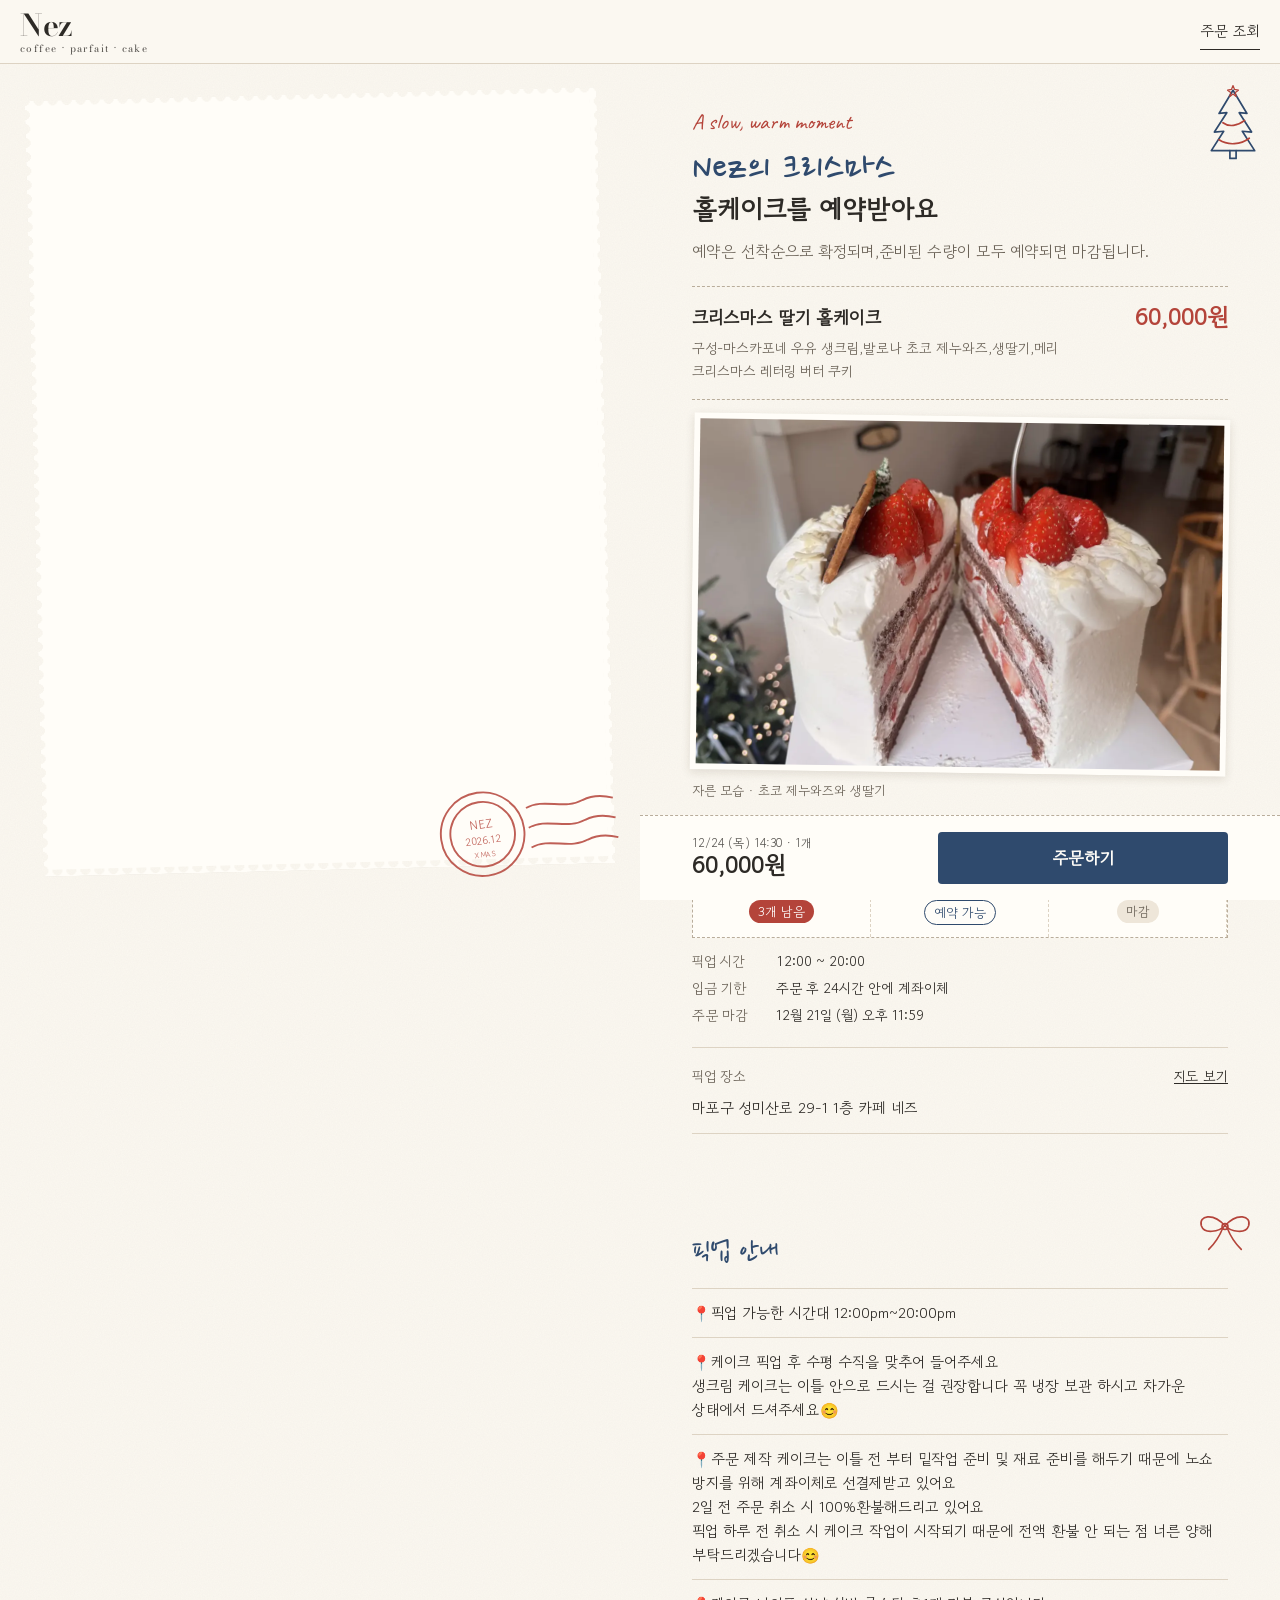
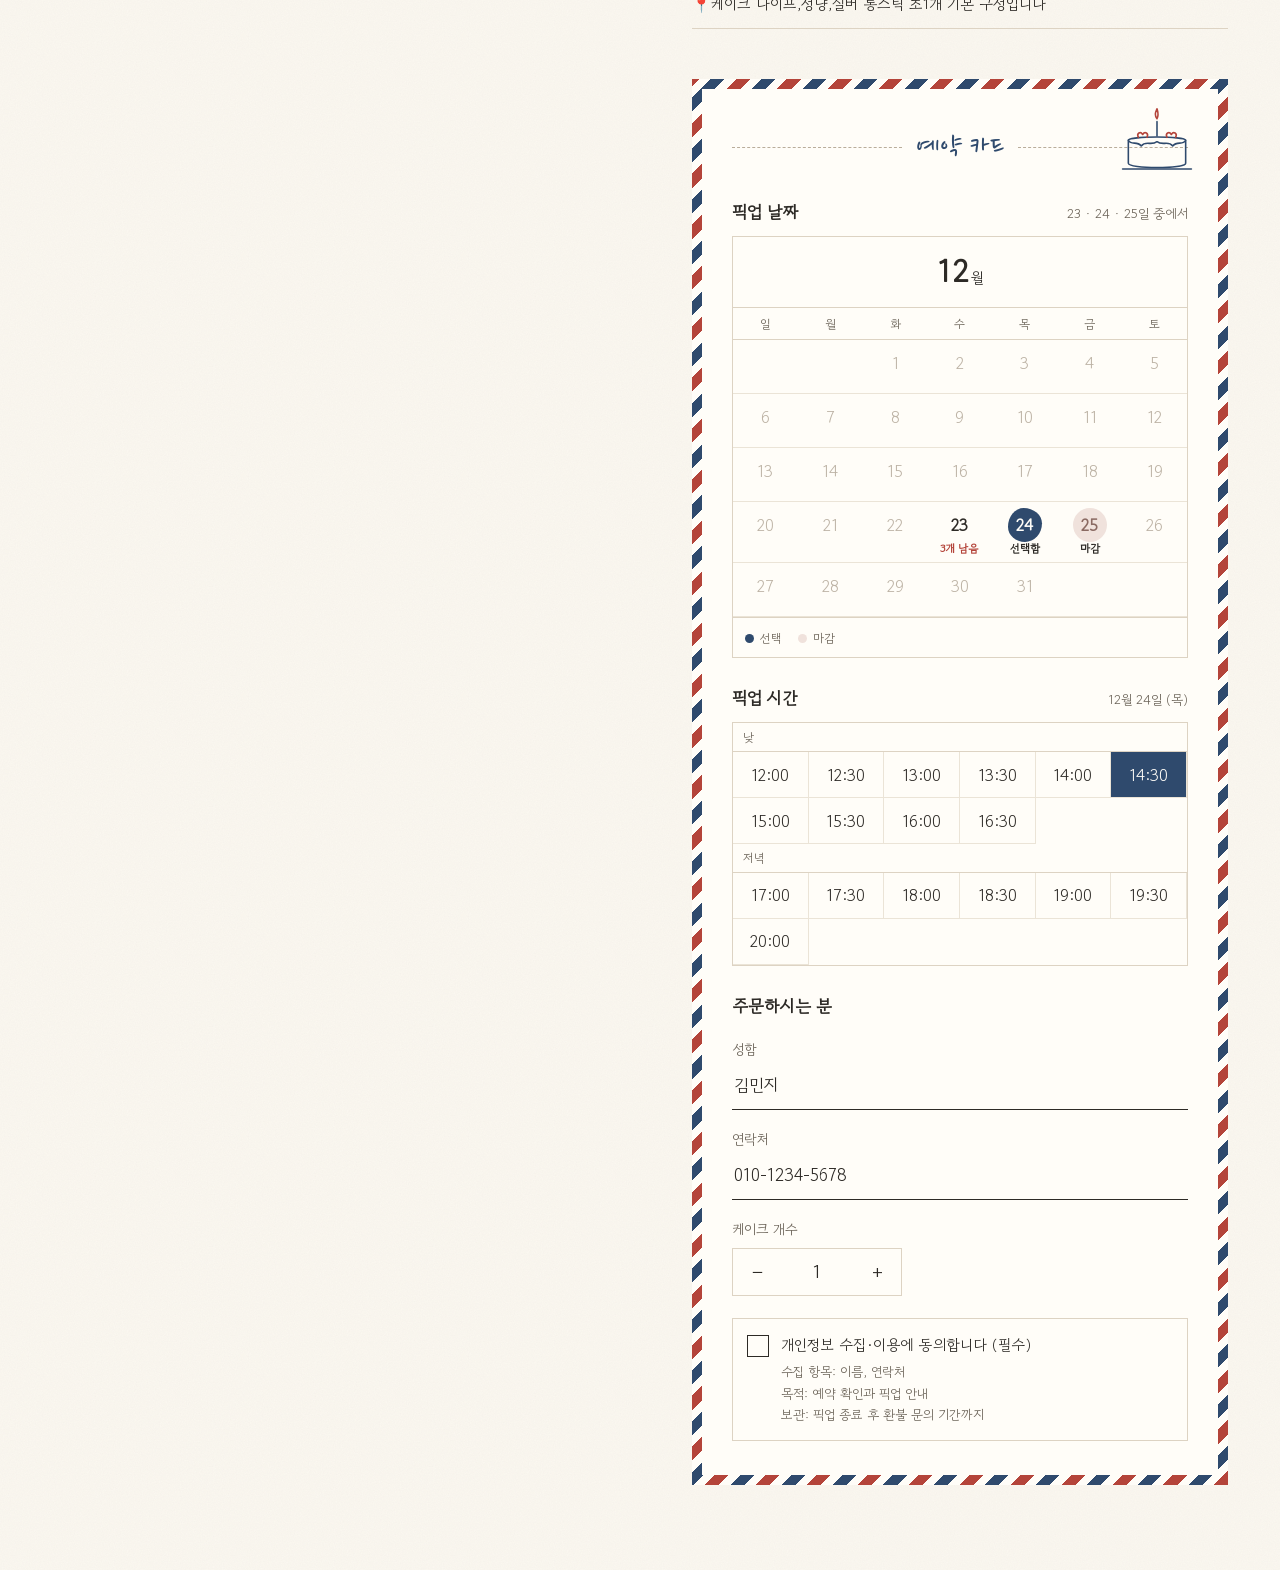
<file: web/mockups/theme-5.html>
<!doctype html>
<html lang="ko">
<head>
<meta charset="utf-8">
<meta name="viewport" content="width=device-width, initial-scale=1, viewport-fit=cover">
<title>Nez 테마 목업 5 · 손그림 크리스마스 카드</title>
<link rel="preconnect" href="https://fonts.googleapis.com">
<link rel="preconnect" href="https://fonts.gstatic.com" crossorigin>
<link href="https://fonts.googleapis.com/css2?family=Bodoni+Moda:opsz,wght@6..96,500;6..96,600&family=Nanum+Pen+Script&family=Caveat:wght@500;600&family=Gowun+Dodum&display=swap" rel="stylesheet">
<style>
/* ===== 공통 구조 (테마와 무관) ===== */
*,*::before,*::after{box-sizing:border-box}
html{-webkit-text-size-adjust:100%}
body{margin:0;background:var(--bg);color:var(--ink);font-family:var(--body);font-size:16px;line-height:1.65;word-break:keep-all;overflow-wrap:anywhere;-webkit-font-smoothing:antialiased}
p,li,dd{text-wrap:pretty} h1,h2{text-wrap:balance}
.nw{white-space:nowrap}
.num{font-family:var(--num);font-variant-numeric:lining-nums tabular-nums}
.top{position:sticky;top:0;z-index:30;display:flex;align-items:center;justify-content:space-between;min-height:64px;padding:8px 20px;background:var(--top-bg,var(--bg));color:var(--top-ink,var(--ink));border-bottom:1px solid var(--line)}
.logo{line-height:1}.logo b{display:block;font-family:"Bodoni Moda",serif;font-weight:600;font-size:30px;letter-spacing:-.01em}
.logo small{display:block;margin-top:4px;font-family:"Bodoni Moda",serif;font-size:10px;letter-spacing:.14em;opacity:.8}
.top a{color:inherit;font-size:15px;text-decoration:none;border-bottom:1px solid currentColor;padding:6px 0}
.hero{position:relative}
.hero picture{display:block;max-width:720px;margin:0 auto}
.hero img{display:block;width:100%;height:auto;aspect-ratio:6/5;object-fit:cover}
.body{position:relative}
.sec{position:relative;padding:30px 20px}
.kicker{margin:0;font-family:var(--title-latin);font-style:italic;font-size:17px;color:var(--kicker,var(--muted))}
h1{margin:8px 0 12px;font-family:var(--title);font-weight:var(--title-w,700);font-size:30px;line-height:1.3}
.lead{margin:0 0 22px;color:var(--muted)}
.cake{display:flex;justify-content:space-between;gap:14px;padding:16px 0;border-top:1px solid var(--line);border-bottom:1px solid var(--line)}
.cake b{display:block;font-size:18px}.cake .desc{display:block;margin-top:4px;font-size:14px;color:var(--muted)}
.price{flex:none;font-size:24px;font-weight:600;line-height:1.2}
.cut{margin:16px 0 0}.cut img{display:block;width:100%;height:auto;aspect-ratio:3/2;object-fit:cover}
.cut figcaption{margin-top:6px;font-size:13px;color:var(--muted)}
.dates{display:grid;grid-template-columns:repeat(3,1fr);margin:22px 0 8px;border:1px solid var(--line)}
.dates>div{padding:14px 4px 12px;text-align:center;border-right:1px solid var(--line)}.dates>div:last-child{border-right:0}
.dates .n{font-size:30px;font-weight:600;line-height:1}.dates .w{margin-top:4px;font-size:12px;color:var(--muted)}
.dates .s{display:inline-block;margin-top:8px;padding:1px 9px;font-size:13px;border-radius:999px}
.facts{margin:10px 0 18px;font-size:14px;line-height:1.5}.facts div{display:flex;gap:14px;padding:3px 0}
.facts dt{flex:none;width:5em;color:var(--muted)}.facts dd{margin:0}
.place{display:grid;grid-template-columns:1fr auto;align-items:center;padding:8px 0 12px;border-top:1px solid var(--line);border-bottom:1px solid var(--line);font-size:14px;color:var(--muted)}
.place a{color:var(--ink);min-height:40px;display:inline-flex;align-items:center}.place b{grid-column:1/-1;color:var(--ink);font-weight:400;font-size:15px}
h2{margin:0 0 10px;font-family:var(--title);font-size:20px;font-weight:var(--title-w,700)}
.notices{list-style:none;margin:0;padding:0;border-top:1px solid var(--line)}
.notices li{white-space:pre-line;padding:12px 0;border-bottom:1px solid var(--line);line-height:1.6;font-size:15px}
.divider{display:flex;align-items:center;gap:14px;margin:0 0 24px;font-family:var(--title);font-weight:700;font-size:17px}
.divider::before,.divider::after{content:"";flex:1;height:1px;background:var(--line)}
.lbl{display:flex;justify-content:space-between;align-items:baseline;margin:26px 0 10px}.lbl b{font-size:17px}.lbl span{font-size:13px;color:var(--muted)}
.cal{border:1px solid var(--line);background:var(--card)}
.cal-h{margin:0;padding:10px;text-align:center;font-size:15px;border-bottom:1px solid var(--line)}.cal-h b{font-size:30px;font-weight:600;margin-right:2px}
.cal-g{display:grid;grid-template-columns:repeat(7,minmax(0,1fr))}
.cal-g .wd{padding:6px 0;text-align:center;font-size:12px;color:var(--muted);border-bottom:1px solid var(--line)}
.cal-g .d{min-height:54px;padding:6px 1px;text-align:center;font-family:var(--num);font-size:16px;color:var(--faint);border-bottom:1px solid var(--line-soft)}
.cal-g .d .c{display:inline-grid;place-items:center;width:34px;height:34px;border-radius:50%;line-height:1}
.cal-g .d .t{display:block;font-family:var(--body);font-size:11px;line-height:1.2}
.cal-g .d.on{color:var(--ink);font-weight:600}
.cal-legend{display:flex;gap:16px;margin:0;padding:10px 12px;font-size:12px;color:var(--muted);border-top:1px solid var(--line)}
.cal-legend i{display:inline-block;width:9px;height:9px;border-radius:50%;margin-right:6px;vertical-align:0}
.times{display:grid;grid-template-columns:repeat(4,1fr);border:1px solid var(--line);background:var(--card)}
.times .ap{grid-column:1/-1;margin:0;padding:4px 10px;font-size:12px;color:var(--muted);border-bottom:1px solid var(--line)}
.tm{display:grid;place-items:center;min-height:46px;font-family:var(--num);font-size:16px;border-right:1px solid var(--line-soft);border-bottom:1px solid var(--line-soft)}
.field{margin-top:18px}.field label{display:block;font-size:14px;color:var(--muted)}
.field .in{display:block;width:100%;padding:10px 2px;border:0;border-bottom:1px solid var(--ink);background:transparent;color:var(--ink);font:inherit;font-size:17px}
.qty{display:inline-grid;grid-template-columns:48px 72px 48px;align-items:center;margin-top:6px;border:1px solid var(--line);background:var(--card);text-align:center}
.qty span{min-height:46px;display:grid;place-items:center;font-size:20px}.qty .num{font-size:19px}
.agree{display:flex;gap:12px;margin-top:22px;padding:14px;border:1px solid var(--line);background:var(--card);font-size:15px}
.agree i{flex:none;width:22px;height:22px;border:1.5px solid var(--ink);margin-top:2px}
.agree small{display:block;margin-top:4px;font-size:13px;color:var(--muted);white-space:pre-line}
.bar{position:fixed;left:0;right:0;bottom:0;z-index:20;display:flex;align-items:center;gap:14px;min-height:76px;padding:12px 20px calc(12px + env(safe-area-inset-bottom,0px));background:var(--bar-bg,var(--bg));color:var(--bar-ink,var(--ink));border-top:1px solid var(--line)}
.bar .tot{flex:1;min-width:0;line-height:1.25}.bar .tot span{display:block;font-size:12px;opacity:.8;white-space:nowrap;overflow:hidden;text-overflow:ellipsis}.bar .tot b{font-size:24px;font-weight:600}
.btn{flex:1.25;display:grid;place-items:center;min-height:52px;font-size:17px;font-weight:700;background:var(--btn-bg);color:var(--btn-ink);border-radius:var(--btn-r,0)}
.foot-space{height:96px}
@media (min-width:768px){.sec{padding:36px 40px}.body{max-width:720px;margin:0 auto}.times{grid-template-columns:repeat(6,1fr)}.bar{padding-left:calc(50% - 320px);padding-right:calc(50% - 320px)}}
@media (min-width:1080px){
  .page{display:grid;grid-template-columns:minmax(0,1fr) minmax(600px,640px)}
  .hero{position:sticky;top:64px;height:calc(100vh - 64px);overflow:hidden}
  .hero picture{max-width:none;height:100%}
  .hero img{height:100%;aspect-ratio:auto;object-position:50% 60%}
  .body{max-width:none;margin:0;display:flex;flex-direction:column;min-height:calc(100vh - 64px)}
  .sec{padding:40px 52px}
  .bar{position:sticky;margin-top:auto;padding:16px 52px}
  .foot-space{display:none}
  h1{font-size:36px}
}
/* ===== 테마: 손그림 크리스마스 카드 ===== */

.t5{--bg:#fbf8f1;--ink:#2d2a26;--muted:#6b6358;--faint:#bdb3a5;--line:#ddd3c3;--line-soft:#ebe4d7;--card:#fffdf8;
  --body:"Gowun Dodum",sans-serif;--title:"Gowun Dodum",sans-serif;--title-latin:"Caveat",cursive;--num:"Gowun Dodum",sans-serif;
  --kicker:#b4443a;--btn-bg:#2f4a6d;--btn-ink:#fffdf8;--btn-r:4px;--bar-bg:#fffdf8}
.t5 body,.t5{background:#fbf8f1 url("data:image/svg+xml,%3Csvg%20xmlns%3D%22http%3A%2F%2Fwww.w3.org%2F2000%2Fsvg%22%20width%3D%22220%22%20height%3D%22220%22%3E%3Cfilter%20id%3D%22n%22%3E%3CfeTurbulence%20type%3D%22fractalNoise%22%20baseFrequency%3D%22.85%22%20numOctaves%3D%222%22%20stitchTiles%3D%22stitch%22%2F%3E%3CfeColorMatrix%20values%3D%220%200%200%200%20.45%20%200%200%200%200%20.38%20%200%200%200%200%20.28%20%200%200%200%20.07%200%22%2F%3E%3C%2Ffilter%3E%3Crect%20width%3D%22220%22%20height%3D%22220%22%20filter%3D%22url(%23n)%22%2F%3E%3C%2Fsvg%3E")}
.t5 .kicker{font-size:22px;font-style:normal}
.t5 h1{font-size:26px}.t5 h1 .hw{font-family:"Nanum Pen Script",cursive;font-size:44px;font-weight:400;line-height:1;color:#2f4a6d}
.t5 .hero{padding:22px 26px 14px}
.t5 .hero picture{position:relative;padding:10px;background:#fffdf8;transform:rotate(-1.4deg);box-shadow:0 6px 18px rgba(60,40,20,.14);
  -webkit-mask:radial-gradient(circle 5px at 50% 50%,transparent 98%,#000) -7px -7px/14px 14px,linear-gradient(#000,#000) 7px 7px/calc(100% - 14px) calc(100% - 14px) no-repeat;
  mask:radial-gradient(circle 5px at 50% 50%,transparent 98%,#000) -7px -7px/14px 14px,linear-gradient(#000,#000) 7px 7px/calc(100% - 14px) calc(100% - 14px) no-repeat}
.t5 .postmark{position:absolute;right:4px;bottom:-6px;width:150px;z-index:2;transform:rotate(-8deg)}
.t5 .hand{position:absolute;pointer-events:none}
.t5 .hand-tree{right:16px;top:20px;width:62px}
.t5 .hand-bow{right:18px;top:20px;width:74px}
.t5 .hand-cake{right:18px;top:14px;width:86px}
.t5 .intro h1,.t5 .intro .kicker{padding-right:64px}
.t5 .price{color:#b4443a}
.t5 .cake{border-top:1.5px dashed #b9ad9b;border-bottom:1.5px dashed #b9ad9b}
.t5 .cut img{padding:6px;background:#fffdf8;box-shadow:0 3px 10px rgba(60,40,20,.12);transform:rotate(.8deg)}
.t5 .dates{border:1.5px dashed #b9ad9b;background:#fffdf8}.t5 .dates>div{border-right:1.5px dashed #ddd3c3}
.t5 .dates .is-low .s{background:#b4443a;color:#fff}.t5 .dates .is-ok .s{color:#2f4a6d;border:1px solid #2f4a6d}.t5 .dates .is-out .s{background:#eee6d9;color:#6b6358}
.t5 .notice h2,.t5 .divider{font-family:"Nanum Pen Script",cursive;font-weight:400;font-size:30px;color:#2f4a6d}
.t5 .form{margin:10px 14px 0;padding:34px 18px;background:#fffdf8;border:10px solid transparent;
  border-image:repeating-linear-gradient(-45deg,#b4443a 0 10px,#fffdf8 10px 18px,#2f4a6d 18px 28px,#fffdf8 28px 36px) 10}
.t5 .divider::before,.t5 .divider::after{height:0;border-top:1.5px dashed #b9ad9b;background:none}
.t5 .cal-g .is-sel .c{background:#2f4a6d;color:#fffdf8}.t5 .cal-g .is-low .t{color:#b4443a}.t5 .cal-g .is-out .c{background:#f0e2dc;color:#8a6a62}
.t5 .cal-g .is-sel .c{border-radius:46% 54% 50% 50%/55% 45% 55% 45%}
.t5 .lg-sel{background:#2f4a6d}.t5 .lg-out{background:#f0e2dc}
.t5 .tm.is-sel{background:#2f4a6d;color:#fffdf8}
.t5 .bar{border-top:1.5px dashed #b9ad9b}
@media (min-width:768px){.t5 .form{margin:10px 40px 0;padding:34px 30px}}
@media (min-width:1080px){.t5 .hero{padding:30px 34px}.t5 .hero picture{height:100%}.t5 .hero img{height:100%}.t5 .postmark{width:190px;right:20px;bottom:20px}.t5 .form{margin:10px 52px 0}}
</style>
</head>
<body class="t5">

<header class="top"><span class="logo"><b>Nez</b><small>coffee · parfait · cake</small></span><a href="#">주문 조회</a></header>
<div class="page">
  <div class="hero">
    <picture>
      <source media="(min-width: 1080px)" srcset="../assets/hero-tall.webp">
      <img src="../assets/hero-single.webp" width="1200" height="1000" alt="크리스마스 트리 앞 나무 테이블에 놓인 딸기 생크림 홀케이크">
    </picture>
    <svg class="postmark" viewBox="0 0 200 110" aria-hidden="true"><g fill="none" stroke="#b4443a" stroke-width="2" opacity=".85">
  <circle cx="55" cy="55" r="44"/><circle cx="55" cy="55" r="34"/>
  <path id="pm-arc" d="M21 55 A34 34 0 0 1 89 55" stroke="none"/>
  <path d="M104 34 C124 26 144 42 164 34 C176 30 186 32 196 36 M104 55 C124 47 144 63 164 55 C176 51 186 53 196 57 M104 76 C124 68 144 84 164 76 C176 72 186 74 196 78"/></g>
  <g fill="#b4443a" opacity=".85" font-family="Gowun Dodum, sans-serif" text-anchor="middle"><text x="55" y="50" font-size="13" letter-spacing="1">NEZ</text><text x="55" y="66" font-size="11">2026.12</text><text x="55" y="80" font-size="8" letter-spacing="1">XMAS</text></g></svg>
  </div>
  <div class="body">
    <section class="sec intro">
      <svg class="hand hand-tree" viewBox="0 0 80 100" aria-hidden="true"><g fill="none" stroke="#2f4a6d" stroke-width="2.2" stroke-linecap="round" stroke-linejoin="round">
  <path d="M40 8 L22 38 L32 37 L16 62 L28 61 L12 86 L68 86 L52 61 L64 62 L48 37 L58 38 Z"/><path d="M36 86 L36 96 L44 96 L44 86"/>
  <path d="M27 50 C35 56 46 54 55 47" stroke="#b4443a"/><path d="M22 72 C34 80 50 78 61 70" stroke="#b4443a"/><path d="M40 2 l2 5 5 1-4 3 1 5-4-3-4 3 1-5-4-3 5-1z" stroke="#b4443a" stroke-width="1.6"/></g></svg>
      <p class="kicker">A slow, warm moment</p>
      <h1><span class="hw">Nez의 크리스마스</span><br>홀케이크를 예약받아요</h1>
      <p class="lead">예약은 선착순으로 확정되며,준비된 수량이 모두 예약되면 마감됩니다.</p>
      <div class="cake"><div><b>크리스마스 딸기 홀케이크</b><span class="desc">구성-마스카포네 우유 생크림,발로나 초코 제누와즈,생딸기,메리 크리스마스 레터링 버터 쿠키</span></div><span class="price num">60,000원</span></div>
      <figure class="cut"><img src="../assets/cake-cut.webp" width="1200" height="800" loading="lazy" alt="케이크 단면: 초코 제누와즈 사이 생크림과 생딸기"><figcaption>자른 모습 · 초코 제누와즈와 생딸기</figcaption></figure>
      <div class="dates">
        <div class="is-low"><div class="n num">23</div><div class="w">수요일</div><span class="s">3개 남음</span></div>
        <div class="is-ok"><div class="n num">24</div><div class="w">목요일</div><span class="s">예약 가능</span></div>
        <div class="is-out"><div class="n num">25</div><div class="w">금요일</div><span class="s">마감</span></div>
      </div>
      <dl class="facts"><div><dt>픽업 시간</dt><dd class="num">12:00 ~ 20:00</dd></div><div><dt>입금 기한</dt><dd>주문 후 <span class="num">24</span>시간 안에 계좌이체</dd></div><div><dt>주문 마감</dt><dd>12월 21일 (월) 오후 11:59</dd></div></dl>
      <p class="place"><span>픽업 장소</span><a href="#">지도 보기</a><b><span class="nw">마포구 성미산로 29-1</span> <span class="nw">1층 카페 네즈</span></b></p>
    </section>
    <section class="sec notice">
      <svg class="hand hand-bow" viewBox="0 0 100 60" aria-hidden="true"><g fill="none" stroke="#b4443a" stroke-width="2.2" stroke-linecap="round" stroke-linejoin="round">
  <path d="M50 24 C34 6 14 10 18 24 C22 36 42 32 50 24 C58 32 78 36 82 24 C86 10 66 6 50 24Z"/><path d="M47 27 C42 40 36 48 28 56"/><path d="M53 27 C58 40 64 48 72 56"/><circle cx="50" cy="25" r="4"/></g></svg>
      <h2>픽업 안내</h2>
      <ul class="notices"><li>📍픽업 가능한 시간대 12:00pm~20:00pm</li><li>📍케이크 픽업 후 수평 수직을 맞추어 들어주세요
생크림 케이크는 이틀 안으로 드시는 걸 권장합니다 꼭 냉장 보관 하시고 차가운 상태에서 드셔주세요😊</li><li>📍주문 제작 케이크는 이틀 전 부터 밑작업 준비 및 재료 준비를 해두기 때문에 노쇼 방지를 위해 계좌이체로 선결제받고 있어요
2일 전 주문 취소 시 100%환불해드리고 있어요
픽업 하루 전 취소 시 케이크 작업이 시작되기 때문에 전액 환불 안 되는 점 너른 양해 부탁드리겠습니다😊</li><li>📍케이크 나이프,성냥,실버 롱스틱 초1개 기본 구성입니다</li></ul>
    </section>
    <section class="sec form">
      <svg class="hand hand-cake" viewBox="0 0 120 100" aria-hidden="true"><g fill="none" stroke="#2f4a6d" stroke-width="2.2" stroke-linecap="round" stroke-linejoin="round">
  <path d="M20 52 C20 46 100 46 100 52 L100 84 C100 92 20 92 20 84 Z"/><path d="M20 52 C24 60 32 52 38 60 C44 52 52 60 60 54 C68 60 76 52 82 60 C88 52 96 60 100 52"/>
  <path d="M60 46 L60 26" /><path d="M60 22 C63 16 61 12 60 8 C58 13 56 16 60 22Z" stroke="#b4443a"/>
  <path d="M34 48 c-3-6 3-9 6-4 c3-5 9-2 6 4" stroke="#b4443a"/><path d="M74 48 c-3-6 3-9 6-4 c3-5 9-2 6 4" stroke="#b4443a"/><path d="M12 92 L108 92"/></g></svg>
      <p class="divider">예약 카드</p>
      <div class="lbl"><b>픽업 날짜</b><span>23 · 24 · 25일 중에서</span></div>
      <div class="cal"><p class="cal-h"><b class="num">12</b>월</p><div class="cal-g"><div class="wd">일</div><div class="wd">월</div><div class="wd">화</div><div class="wd">수</div><div class="wd">목</div><div class="wd">금</div><div class="wd">토</div><div class="d"></div><div class="d"></div><div class="d"><span class="c">1</span></div><div class="d"><span class="c">2</span></div><div class="d"><span class="c">3</span></div><div class="d"><span class="c">4</span></div><div class="d"><span class="c">5</span></div><div class="d"><span class="c">6</span></div><div class="d"><span class="c">7</span></div><div class="d"><span class="c">8</span></div><div class="d"><span class="c">9</span></div><div class="d"><span class="c">10</span></div><div class="d"><span class="c">11</span></div><div class="d"><span class="c">12</span></div><div class="d"><span class="c">13</span></div><div class="d"><span class="c">14</span></div><div class="d"><span class="c">15</span></div><div class="d"><span class="c">16</span></div><div class="d"><span class="c">17</span></div><div class="d"><span class="c">18</span></div><div class="d"><span class="c">19</span></div><div class="d"><span class="c">20</span></div><div class="d"><span class="c">21</span></div><div class="d"><span class="c">22</span></div><div class="d on is-low"><span class="c">23</span><span class="t">3개 남음</span></div><div class="d on is-sel"><span class="c">24</span><span class="t">선택함</span></div><div class="d on is-out"><span class="c">25</span><span class="t">마감</span></div><div class="d"><span class="c">26</span></div><div class="d"><span class="c">27</span></div><div class="d"><span class="c">28</span></div><div class="d"><span class="c">29</span></div><div class="d"><span class="c">30</span></div><div class="d"><span class="c">31</span></div><div class="d"></div><div class="d"></div></div>
  <p class="cal-legend"><span><i class="lg-sel"></i>선택</span><span><i class="lg-out"></i>마감</span></p></div>
      <div class="lbl"><b>픽업 시간</b><span>12월 24일 (목)</span></div>
      <div class="times"><p class="ap">낮</p><span class="tm">12:00</span><span class="tm">12:30</span><span class="tm">13:00</span><span class="tm">13:30</span><span class="tm">14:00</span><span class="tm is-sel">14:30</span><span class="tm">15:00</span><span class="tm">15:30</span><span class="tm">16:00</span><span class="tm">16:30</span><p class="ap">저녁</p><span class="tm">17:00</span><span class="tm">17:30</span><span class="tm">18:00</span><span class="tm">18:30</span><span class="tm">19:00</span><span class="tm">19:30</span><span class="tm">20:00</span></div>
      <div class="lbl"><b>주문하시는 분</b></div>
      <div class="field"><label>성함</label><span class="in">김민지</span></div>
      <div class="field"><label>연락처</label><span class="in num">010-1234-5678</span></div>
      <div class="field"><label>케이크 개수</label><div class="qty"><span>−</span><span class="num">1</span><span>+</span></div></div>
      <div class="agree"><i></i><div>개인정보 수집·이용에 <span class="nw">동의합니다 (필수)</span><small>수집 항목: 이름, 연락처
목적: 예약 확인과 픽업 안내
보관: 픽업 종료 후 환불 문의 기간까지</small></div></div>
    </section>
    <div class="foot-space"></div>
    <div class="bar"><div class="tot"><span>12/24 (목) 14:30 · 1개</span><b class="num">60,000원</b></div><span class="btn">주문하기</span></div>
  </div>
</div>
</body>
</html>
</file>
<file: web/styles.css>
/* =========================================================
   Nez 크리스마스 홀케이크 예약 — 테마 "손그림 크리스마스 카드"
   종이 질감 바탕, 남색 잉크 + 우체국 소인 빨강, 손그림 선 장식, 숫자는 Lora.
   색·글꼴은 :root 변수만 바꾸면 전체에 반영된다.
   ========================================================= */
:root {
  /* 바탕 */
  --ivory: #fbf8f1;        /* 페이지(종이) */
  --paper: #fffdf8;        /* 달력·카드 */
  --line: #ddd3c3;         /* 격자선 */
  --line-soft: #ebe4d7;
  --dash: #c4b8a6;         /* 손으로 그은 점선 */

  /* 글자 (ivory 위 대비: ink 13:1, ink-2 6.3:1, ink-3은 장식·비활성 전용) */
  --ink: #2d2a26;
  --ink-2: #625a50;
  --ink-3: #a39a8e;

  /* 브랜드 */
  --choco: #2f4a6d;        /* 남색 잉크: 선택, 강조 면, 버튼 (이름은 예전 그대로 둔다) */
  --navy: #2f4a6d;
  --on-choco: #fffdf8;
  --berry: #b4443a;        /* 소인 빨강: 남은 수량, 오류, 가격 (ivory 위 5.3:1) */
  --pink: #f0e2dc;         /* 마감 원 */
  --pink-ink: #8a4a42;     /* 분홍 원 위 글자 (5.4:1) */
  --wood: #c9a97c;

  /* 글꼴 */
  --latin: "Lora", Georgia, "Times New Roman", serif;     /* 숫자(가격·날짜·달력·시간·금액·계좌·주문번호) */
  --kr: "Lora", "Gowun Dodum", "Apple SD Gothic Neo", "Noto Sans KR", sans-serif; /* 본문·버튼·안내·오류. 맨 앞 Lora는 숫자·기호·대문자만 있는 부분 글꼴이라 숫자만 Lora, 한글은 고운돋움 */
  --logo: "Bodoni Moda", "Times New Roman", serif;       /* 로고 Nez만 */
  --hand: "Nanum Pen Script", "Gowun Dodum", cursive;     /* 큰 제목 두 곳(소개 제목 첫 줄, 예약하기)만 */

  /* 크기 */
  --gutter: 22px;
  --tap: 52px;
  --bar-h: 76px;           /* 모바일 하단 주문 바 높이 */
  --safe-bottom: env(safe-area-inset-bottom, 0px);
}

*, *::before, *::after { box-sizing: border-box; }
html { -webkit-text-size-adjust: 100%; text-size-adjust: 100%; }
body {
  margin: 0;
  background: var(--ivory);
  color: var(--ink);
  font-family: var(--kr);
  font-size: 16px;
  line-height: 1.65;
  word-break: keep-all;
  overflow-wrap: anywhere;
  -webkit-font-smoothing: antialiased;
  -webkit-tap-highlight-color: transparent;
}
[hidden] { display: none !important; }
a { color: inherit; }
button, input, textarea, select { font: inherit; color: inherit; }
img { display: block; max-width: 100%; }
main:focus { outline: none; }

:focus-visible { outline: 2px solid var(--choco); outline-offset: 2px; }
/* 마우스·터치로 누르거나 프로그램이 옮긴 포커스에는 테두리를 그리지 않는다 (키보드 이동 때만 :focus-visible) */
:focus:not(:focus-visible) { outline: none; }
html { -webkit-tap-highlight-color: transparent; }

.sr-only { position: absolute; width: 1px; height: 1px; overflow: hidden; clip: rect(0 0 0 0); white-space: nowrap; }
.footer-biz[hidden] + .footer-policy { margin-top: 0; padding-top: 0; border-top: 0; }
.skip {
  position: absolute; left: 12px; top: -60px; z-index: 100;
  padding: 10px 14px; background: var(--ink); color: var(--paper); text-decoration: none;
}
.skip:focus { top: 12px; }

/* 화면 전체에는 등장 애니메이션을 걸지 않는다.
   (opacity 0에서 시작하는 애니메이션은 탭이 가려지거나 느린 기기에서 멈추면 화면이 흐리게 남는다)
   API로 채워지는 부분만 짧게(0.25초) 또렷해지고, 멈춰도 내용은 읽힌다. */
.fill-in { animation: fillin .25s ease-out; }
@keyframes fillin { from { opacity: .4; } to { opacity: 1; } }

/* 뼈대(스켈레톤) */
.sk { display: block; height: 1em; border-radius: 2px; background: linear-gradient(90deg, var(--line-soft) 0%, #f3eee5 50%, var(--line-soft) 100%); background-size: 200% 100%; animation: shimmer 1.4s linear infinite; }
@keyframes shimmer { from { background-position: 100% 0; } to { background-position: -100% 0; } }
.sk + .sk { margin-top: 8px; }
.sk-sm { height: .8em; }
.sk-w30 { width: 30%; } .sk-w50 { width: 50%; margin-left: auto; margin-right: auto; } .sk-w60 { width: 60%; } .sk-w80 { width: 80%; }
.sk-price { width: 88px; height: 1.4em; }
.sk-num { width: 38px; height: 32px; margin: 0 auto 10px; }
.cakes .sk-row > div { flex: 1; }
.load-msg { margin: 0 0 18px; font-size: 13px; color: var(--ink-2); }
.load-msg .btn { margin-top: 10px; min-height: 44px; font-size: 15px; }
@media (prefers-reduced-motion: reduce) {
  *, *::before, *::after { animation: none !important; transition: none !important; scroll-behavior: auto !important; }
}

/* ---------- 글자 ---------- */
.kicker { margin: 0; font-family: var(--latin); font-style: italic; font-size: 15px; color: var(--ink-2); }
.h-xl { margin: 10px 0 14px; font-weight: 700; font-size: 30px; line-height: 1.3; letter-spacing: -.02em; }
.h-lg { margin: 4px 0 6px; font-weight: 700; font-size: 26px; line-height: 1.3; letter-spacing: -.01em; }
.muted { margin: 0; color: var(--ink-2); }
.num { font-family: var(--latin); }

/* ---------- 상단 ---------- */
.top { position: sticky; top: 0; z-index: 30; background: var(--ivory); border-bottom: 1px solid var(--line-soft); }
.top-in { display: flex; align-items: center; gap: 10px; min-height: 68px; padding: 10px var(--gutter); max-width: 1200px; margin: 0 auto; }
.back {
  width: 44px; height: 44px; margin-left: -12px;
  display: grid; place-items: center; border: 0; background: transparent; cursor: pointer;
}
.back svg { width: 22px; height: 22px; fill: none; stroke: currentColor; stroke-width: 1.6; stroke-linecap: round; stroke-linejoin: round; }
.logo { flex: none; margin-right: auto; min-width: 0; text-decoration: none; line-height: 1; } /* 글자 크기만큼만 차지 (포커스 테두리가 줄 전체에 그려지지 않게) */
.logo:focus-visible { outline-offset: 4px; }
.logo-name { display: block; font-family: var(--latin); font-weight: 600; font-size: 30px; letter-spacing: -.01em; }
.logo-sub { display: block; margin-top: 5px; font-family: var(--latin); font-size: 10px; letter-spacing: .14em; color: var(--ink-2); white-space: nowrap; }
.top-link {
  flex: none; display: inline-flex; align-items: center; min-height: 44px; padding: 0; font-size: 15px; text-decoration: none;
  border-bottom: 1px solid var(--ink); line-height: 1.2;
}

/* ---------- 버튼 ---------- */
.btn {
  display: inline-flex; align-items: center; justify-content: center; gap: 10px;
  min-height: var(--tap); padding: 0 24px;
  border: 1px solid var(--ink); border-radius: 0;
  font-family: var(--kr); font-size: 17px; font-weight: 700; letter-spacing: .02em;
  text-decoration: none; cursor: pointer; user-select: none;
  transition: background-color .15s ease, opacity .15s ease;
}
.btn-solid { background: var(--ink); color: var(--paper); }
.btn-solid:active { background: var(--choco); border-color: var(--choco); }
.btn-line { background: transparent; color: var(--ink); }
.btn-line:active { background: var(--paper); }
.btn-block { display: flex; width: 100%; }
/* 비활성: 반투명 대신 불투명한 흐린 색 (하단 고정 버튼 뒤가 비치지 않게) */
.btn[disabled], .btn[aria-disabled="true"] { background: var(--line-soft); border-color: var(--line); color: var(--ink-2); pointer-events: none; }
.btn.is-loading[disabled] { background: var(--choco); border-color: var(--choco); color: var(--on-choco); }
.btn.is-loading::before {
  content: ""; width: 15px; height: 15px; border-radius: 50%;
  border: 1.5px solid currentColor; border-right-color: transparent; animation: spin .7s linear infinite;
}
@keyframes spin { to { transform: rotate(360deg); } }

/* ---------- 소개 ---------- */
.lead { margin: 0 0 28px; color: var(--ink-2); white-space: pre-line; }
/* 한글 문단: 낱말 중간에서 끊지 않고(keep-all), 마지막 줄에 한두 글자만 남지 않게(pretty) */
p, li, dd, dt, figcaption, small, .h-xl, .h-lg { word-break: keep-all; text-wrap: pretty; }
h1, h2, .h-xl, .h-lg { text-wrap: balance; }

.cakes { list-style: none; margin: 0; padding: 0; border-top: 1px solid var(--line); }
.cakes li { display: flex; justify-content: space-between; align-items: flex-start; gap: 16px; padding: 18px 0; border-bottom: 1px solid var(--line); }
.cakes li > div { flex: 1; min-width: 0; } /* 구성 설명이 길어도 가격과 겹치지 않게 */
.cakes .desc { margin-top: 6px; line-height: 1.6; white-space: pre-line; }
.cakes b { display: block; font-size: 18px; line-height: 1.4; }
.cakes span { display: block; font-size: 14px; color: var(--ink-2); }
.cakes .price { flex: none; font-family: var(--latin); font-size: 24px; line-height: 1.2; white-space: nowrap; color: var(--ink); }

.datebox { display: grid; grid-auto-flow: column; grid-auto-columns: 1fr; margin: 26px 0 8px; border: 1px solid var(--line); background: var(--paper); }
.datebox > div { padding: 14px 4px 12px; text-align: center; border-right: 1px solid var(--line); }
.datebox > div:last-child { border-right: 0; }
.datebox .n { font-family: var(--latin); font-size: 32px; line-height: 1; }
.datebox .w { font-size: 12px; color: var(--ink-2); margin-top: 4px; }
.datebox .s { display: inline-block; margin-top: 8px; font-size: 13px; color: var(--ink-2); }
.datebox .is-low .s { color: var(--berry); }
.datebox .is-out .n { color: var(--ink-3); }
.datebox .is-out .s { padding: 0 9px; border-radius: 999px; background: var(--pink); color: var(--pink-ink); }
.note { margin: 6px 0 26px; font-size: 14px; color: var(--ink-2); }
.note span { white-space: nowrap; }
/* 날짜 칸 아래 안내: 항목별 줄 */
.facts { margin: 8px 0 22px; font-size: 14px; line-height: 1.5; }
.facts > div { display: flex; gap: 14px; padding: 4px 0; }
.facts dt { flex: none; width: 5em; color: var(--ink-2); }
.facts dd { margin: 0; min-width: 0; color: var(--ink); }
.datebox .is-closed .s { color: var(--ink-2); }
/* 픽업 장소: 이름(작게)과 지도 보기가 윗줄, 주소는 자기 줄 */
.place { display: grid; grid-template-columns: minmax(0, 1fr) auto; align-items: center; column-gap: 12px; margin: 0 0 24px; padding: 8px 0 12px; border-top: 1px solid var(--line-soft); border-bottom: 1px solid var(--line-soft); font-size: 14px; color: var(--ink-2); }
.place .place-k { grid-column: 1; grid-row: 1; }
.place a { grid-column: 2; grid-row: 1; justify-self: end; display: inline-flex; align-items: center; min-height: 44px; color: var(--ink); }
.place .place-v { grid-column: 1 / -1; grid-row: 2; color: var(--ink); font-weight: 400; font-size: 15px; line-height: 1.55; text-wrap: balance; }
.nw { white-space: nowrap; }
.place-box { margin-top: 14px; padding: 4px 18px; border: 1px solid var(--line); background: var(--paper); }
.place-box .place { margin: 0; border: 0; }
.closed { margin: 0 0 14px; padding: 14px 16px; border: 1px solid var(--pink-ink); color: var(--pink-ink); background: var(--paper); text-align: center; }

.steps { list-style: none; margin: 34px 0 0; padding: 0; font-size: 15px; color: var(--ink-2); }
.steps li { display: flex; gap: 16px; padding: 13px 0; border-top: 1px solid var(--line-soft); }
.steps i { font-family: var(--latin); font-style: italic; color: var(--ink); min-width: 14px; }

.notices { list-style: none; margin: 0; padding: 0; border-top: 1px solid var(--line); }
.notices li { white-space: pre-line; position: relative; padding: 12px 0 12px 18px; border-bottom: 1px solid var(--line-soft); line-height: 1.6; color: var(--ink); }
.notices li.no-dot { padding-left: 0; }
.notices li.no-dot::before { content: none; }
.notices li::before { content: ""; position: absolute; left: 2px; top: 22px; width: 6px; height: 6px; border-radius: 50%; background: var(--pink-ink); }
.osum.notice-sum ul { margin: 0; }
.refund-box { margin-top: 14px; padding: 14px 16px; border-left: 2px solid var(--line); font-size: 14px; color: var(--ink-2); }
.refund-title { margin: 0 0 4px; font-weight: 700; color: var(--ink); }
.refund-text { margin: 0; line-height: 1.7; max-width: 60ch; white-space: pre-line; }

/* ---------- 주문서 ---------- */
.sec { margin: 34px 0 0; padding: 0; border: 0; min-width: 0; }
.sec-t { display: flex; justify-content: space-between; align-items: baseline; gap: 10px; width: 100%; margin: 0 0 12px; padding: 0; font-size: 16px; font-weight: 400; }
.sec-t b { font-weight: 700; }
.sec-t span { font-size: 14px; color: var(--ink-2); text-align: right; }

/* 케이크가 2종 이상일 때만 */
.cake-choices { border-top: 1px solid var(--line); }
.cake-opt { position: relative; display: flex; align-items: center; gap: 14px; padding: 14px 4px; border-bottom: 1px solid var(--line); cursor: pointer; }
.cake-opt input { position: absolute; opacity: 0; width: 1px; height: 1px; }
.cake-opt .radio { flex: none; width: 20px; height: 20px; border: 1.5px solid var(--ink); border-radius: 50%; display: grid; place-items: center; }
.cake-opt.is-checked .radio::after { content: ""; width: 10px; height: 10px; border-radius: 50%; background: var(--choco); }
.cake-opt input:focus-visible ~ .radio { outline: 2px solid var(--choco); outline-offset: 3px; }
.cake-opt .name { flex: 1; }
.cake-opt .name small { display: block; font-size: 13px; color: var(--ink-2); }
.cake-opt .price { font-family: var(--latin); font-size: 18px; }
.cake-opt.is-disabled { color: var(--ink-3); cursor: not-allowed; }

/* 달력 */
.cal { background: var(--paper); border: 1px solid var(--line); }
.cal + .cal { margin-top: 12px; }
.cal-h { margin: 0; padding: 16px 0 10px; text-align: center; font-family: var(--latin); font-weight: 400; font-size: 34px; line-height: 1; }
.cal-h small { font-family: var(--kr); font-size: 18px; margin-left: 2px; }
.cal-g { display: grid; grid-template-columns: repeat(7, minmax(0, 1fr)); border-top: 1px solid var(--line); }
.cal-g .wd { padding: 6px 0; font-size: 12px; text-align: center; color: var(--ink-2); border-bottom: 1px solid var(--line); }
.cal-g .d {
  position: relative; min-height: 60px; padding: 6px 1px 4px;
  border-right: 1px solid var(--line-soft); border-bottom: 1px solid var(--line-soft);
  text-align: center; font-family: var(--latin); font-size: 16px; line-height: 36px; color: #c9c2b6;
}
.cal-g .d:nth-child(7n) { border-right: 0; }
.cal-g .d .c { display: inline-grid; place-items: center; width: 36px; height: 36px; border-radius: 50%; line-height: 1; }
.cal-g .d .t { display: block; font-family: var(--kr); font-size: 11px; line-height: 1.25; color: var(--ink-2); white-space: normal; padding: 0 1px; } /* 좁은 폰에서는 "3개 / 남음" 두 줄로 (칸 밖으로 넘치지 않게) */
.cal-g label.d { color: var(--ink); cursor: pointer; }
.cal-g label.d input { position: absolute; opacity: 0; width: 1px; height: 1px; }
.cal-g label.d input:focus-visible + .c { outline: 2px solid var(--choco); outline-offset: 2px; }
.cal-g label.d:hover .c { background: var(--line-soft); }
.cal-g .d.is-low .t { color: var(--berry); }
.cal-g .d.is-checked .c, .cal-g label.d.is-checked:hover .c { background: var(--choco); color: var(--on-choco); }
.cal-g .d.is-out { cursor: not-allowed; }
.cal-g .d.is-out .c, .cal-g label.d.is-out:hover .c { background: var(--pink); color: var(--pink-ink); }
.cal-g .d.is-out .t { color: var(--pink-ink); }
.cal-legend { display: flex; gap: 16px; padding: 10px 12px; border-top: 1px solid var(--line); font-size: 12px; color: var(--ink-2); }
.cal-legend i { display: inline-block; width: 10px; height: 10px; margin-right: 6px; border-radius: 50%; vertical-align: -1px; }

/* 시간표 */
.times { display: grid; grid-template-columns: repeat(4, minmax(0, 1fr)); border-top: 1px solid var(--line); border-left: 1px solid var(--line); background: var(--paper); }
.times .ap { grid-column: 1 / -1; padding: 6px 10px; font-size: 12px; color: var(--ink-2); border-right: 1px solid var(--line); border-bottom: 1px solid var(--line); background: var(--ivory); }
.times label {
  position: relative; display: flex; align-items: center; justify-content: center; min-height: 50px;
  border-right: 1px solid var(--line); border-bottom: 1px solid var(--line);
  font-family: var(--latin); font-size: 16px; cursor: pointer;
}
.times label input { position: absolute; opacity: 0; width: 1px; height: 1px; }
.times label:hover { background: var(--line-soft); }
.times label.is-checked { background: var(--choco); color: var(--on-choco); }
.times label input:focus-visible + span { outline: 2px solid currentColor; outline-offset: 4px; } /* :has 미지원 브라우저용 */
.times label:has(input:focus-visible) { outline: 2px solid var(--choco); outline-offset: -5px; }
.times label.is-checked:has(input:focus-visible) { outline-color: var(--on-choco); }
.times label.is-disabled { color: var(--ink-3); cursor: not-allowed; background: transparent; }
.times .fill { border-right: 1px solid var(--line); border-bottom: 1px solid var(--line); }

/* 입력란 */
.field { margin-top: 22px; }
.field label, .field .label { display: block; margin-bottom: 4px; font-size: 14px; color: var(--ink-2); }
.opt { font-size: 13px; color: var(--ink-2); }
.input {
  display: block; width: 100%; min-height: var(--tap); padding: 8px 2px;
  border: 0; border-bottom: 1px solid var(--ink); border-radius: 0; background: transparent;
  font-family: var(--kr); font-size: 18px; outline: none;
  -webkit-appearance: none; appearance: none;
}
.input::placeholder { color: #766d63; } /* 4.5:1 */
.input:focus { border-bottom-width: 2px; padding-bottom: 7px; border-color: var(--choco); background: var(--paper); }
.input:focus-visible { outline: none; }
.input-code { font-family: var(--latin); letter-spacing: .06em; text-transform: uppercase; }
.hint { margin: 6px 0 0; font-size: 13px; color: var(--ink-2); }
.hint b { color: var(--berry); font-weight: 700; }
.err { margin: 6px 0 0; font-size: 14px; color: var(--berry); }
.err:empty { display: none; }
.has-error .input { border-bottom-color: var(--berry); }
.has-error .cal, .has-error .times, .has-error .qty, .has-error .agree, .has-error .cake-choices { border-color: var(--berry); }

.depositor { margin-top: 10px; font-size: 14px; color: var(--ink-2); }
.depositor summary {
  display: inline-flex; align-items: center; gap: 8px; min-height: 44px; cursor: pointer; list-style: none;
  color: var(--ink);
}
.depositor summary span { text-decoration: underline dashed var(--ink-2); text-underline-offset: 5px; }
.depositor summary::-webkit-details-marker { display: none; }
.depositor summary::after { content: "+"; font-family: var(--latin); font-size: 18px; }
.depositor[open] summary::after { content: "−"; }
.depositor .field { margin-top: 4px; }
.callout { margin: 8px 0 0; font-size: 13px; color: var(--berry); }

.qty { display: flex; align-items: center; justify-content: space-between; max-width: 260px; border: 1px solid var(--line); background: var(--paper); }
.qty button { width: var(--tap); height: var(--tap); border: 0; background: transparent; font-size: 22px; cursor: pointer; }
.qty button:disabled { color: var(--ink-3); cursor: not-allowed; }
.qty output { font-family: var(--latin); font-weight: 600; font-size: 22px; } /* 개수 숫자도 Lora */

.agree { position: relative; display: flex; gap: 14px; align-items: flex-start; padding: 16px; border: 1px solid var(--line); background: var(--paper); font-size: 15px; cursor: pointer; }
.agree input { position: absolute; opacity: 0; width: 1px; height: 1px; }
.agree .box { flex: none; width: 24px; height: 24px; margin-top: 1px; border: 1.5px solid var(--ink); display: grid; place-items: center; background: var(--paper); }
.agree .box::after { content: ""; width: 7px; height: 12px; margin-top: -3px; border: solid var(--on-choco); border-width: 0 2px 2px 0; transform: rotate(45deg) scale(0); transition: transform .12s ease; }
.agree input:checked + .box { background: var(--ink); }
.agree input:checked + .box::after { transform: rotate(45deg) scale(1); }
.agree input:focus-visible + .box { outline: 2px solid var(--choco); outline-offset: 3px; }
.agree em { font-style: normal; color: var(--berry); }
.agree small { display: block; margin-top: 6px; font-size: 13px; line-height: 1.55; color: var(--ink-2); white-space: pre-line; }

.form-error { margin: 24px 0 0; padding: 14px 16px; border: 1px solid var(--berry); background: var(--paper); color: var(--berry); font-size: 15px; }
.form-error.is-info { border-color: var(--line); color: var(--ink-2); }

/* 주문 요약: 모바일은 하단 바, 넓은 화면은 옆에 고정 */
.summary {
  position: fixed; left: 0; right: 0; bottom: 0; z-index: 20;
  display: flex; align-items: center; gap: 14px;
  min-height: var(--bar-h); padding: 12px var(--gutter) calc(12px + var(--safe-bottom));
  background: var(--ivory); border-top: 1px solid var(--line);
}
.sum-total { flex: 1; min-width: 0; display: flex; flex-direction: column; line-height: 1.3; }
.sum-total span { font-size: 12px; color: var(--ink-2); white-space: nowrap; overflow: hidden; text-overflow: ellipsis; }
.sum-total strong { font-family: var(--latin); font-weight: 400; font-size: 24px; white-space: nowrap; }
.summary .btn { flex: 1.25; }

/* ---------- 입금 안내 / 주문 상태 ---------- */
.order-wrap { padding: 28px var(--gutter) 48px; }
.order-head .h-lg { margin-top: 10px; }
.status-tag { display: inline-flex; align-items: center; gap: 8px; font-size: 14px; color: var(--berry); }
.status-tag .dot { width: 7px; height: 7px; border-radius: 50%; background: currentColor; animation: pulse 1.6s ease-in-out infinite; }
@keyframes pulse { 0%, 100% { opacity: 1; } 50% { opacity: .25; } }
/* 주문번호는 참고용: 작게 */
.order-id { display: flex; align-items: center; flex-wrap: wrap; gap: 6px; margin-top: 12px; font-size: 13px; color: var(--ink-2); }
.order-id code { font-family: var(--kr); font-size: 13px; letter-spacing: .04em; color: var(--ink-2); }

.copy {
  flex: none; min-height: 44px; min-width: 64px; padding: 0 14px;
  border: 1px solid var(--ink); background: transparent; color: var(--ink);
  font-family: var(--kr); font-size: 14px; font-weight: 700; cursor: pointer;
}
.copy.is-done { background: var(--ink); color: var(--paper); }
.copy-sm { min-height: 44px; min-width: 56px; padding: 0 12px; font-size: 13px; }

.paycard { margin-top: 24px; border: 1px solid var(--line); background: var(--paper); }
.paycard dl { margin: 0; }
.paycard-row { display: flex; justify-content: space-between; align-items: center; gap: 12px; padding: 16px 18px; border-bottom: 1px solid var(--line-soft); }
.paycard-row:last-child { border-bottom: 0; }
.paycard-row dt { font-size: 13px; color: var(--ink-2); }
.paycard-row dd { margin: 2px 0 0; font-size: 18px; font-weight: 700; }
.paycard-row dd.num { font-family: var(--kr); font-size: 19px; letter-spacing: .04em; } /* 계좌번호 하이픈이 보이도록 한글 글꼴 */
.paycard-amount { padding: 20px 18px; border-bottom: 1px solid var(--line); }
.paycard-amount dd { font-family: var(--latin); font-weight: 400; font-size: 36px; line-height: 1.15; }

.depbox { margin-top: 14px; padding: 16px 18px; border: 1px solid var(--berry); background: var(--paper); }
.depbox p { margin: 0; }
.depbox .k { font-size: 13px; color: var(--berry); }
.depbox .v { font-size: 22px; font-weight: 700; }
.depbox .s { margin-top: 4px; font-size: 14px; color: var(--ink-2); }
.depbox .s b { color: var(--berry); }

.deadline { margin-top: 14px; padding: 16px 18px; border: 1px solid var(--line); background: var(--paper); }
.deadline p { margin: 0; }
.deadline .k { display: flex; justify-content: space-between; gap: 12px; font-size: 13px; color: var(--ink-2); }
.deadline .left { color: var(--berry); white-space: nowrap; }
.deadline .v { margin-top: 2px; font-size: 17px; font-weight: 700; }

.live { margin: 20px 0 0; font-size: 13px; color: var(--ink-2); text-align: center; white-space: pre-line; }

.osum { margin-top: 28px; }
.osum h2 { margin: 0 0 8px; font-size: 14px; font-weight: 400; color: var(--ink-2); }
.osum dl { margin: 0; border-top: 1px solid var(--line); }
.osum dl div { display: flex; justify-content: space-between; gap: 12px; padding: 13px 0; border-bottom: 1px solid var(--line-soft); }
.osum dl div:last-child { border-bottom: 0; }
.osum dt { color: var(--ink-2); flex: none; }
.osum dd { margin: 0; text-align: right; font-weight: 700; }

.order-actions { display: grid; gap: 10px; margin-top: 26px; }
.order-actions .tip { margin: 0; font-size: 13px; color: var(--ink-2); text-align: center; }

.stamp {
  position: relative; width: 148px; height: 148px; margin: 8px auto 24px;
  display: grid; place-items: center; border-radius: 50%;
  border: 1px solid var(--choco); color: var(--choco); text-align: center;
  transform: rotate(-4deg);
  animation: stamp .5s cubic-bezier(.2, 1.4, .4, 1) both;
}
.stamp::before { content: ""; position: absolute; inset: 7px; border-radius: 50%; border: 1px solid var(--choco); }
.stamp b { display: block; font-size: 22px; line-height: 1.2; }
.stamp small { display: block; margin-top: 4px; font-family: var(--latin); font-style: italic; font-size: 13px; }
@keyframes stamp { from { transform: scale(.7) rotate(-16deg); opacity: 0; } to { transform: rotate(-8deg); opacity: 1; } }
.confirmed-head { text-align: center; }
.confirmed-head .order-id { justify-content: center; }
.pickup-big { margin-top: 22px; padding: 18px; border: 1px solid var(--line); background: var(--paper); text-align: center; }
.pickup-big .k { margin: 0; font-size: 13px; color: var(--ink-2); }
.pickup-big .v { margin: 4px 0 0; font-size: 24px; font-weight: 700; line-height: 1.3; }

.state-msg { text-align: center; }
.state-msg .icon { margin: 10px auto 18px; width: 64px; height: 64px; border-radius: 50%; display: grid; place-items: center; background: var(--pink); color: var(--pink-ink); font-family: var(--latin); font-size: 26px; }
.state-msg .order-id { justify-content: center; }

/* ---------- 조회 ---------- */
.lookup-wrap { max-width: 520px; margin: 0 auto; padding: 28px var(--gutter) 48px; }
#lookupForm .btn { margin-top: 30px; }
/* 조회 결과 목록과 이 기기에서 넣은 주문 목록 */
.order-list { margin-top: 32px; scroll-margin-top: 80px; }
.order-list + .order-list { margin-top: 36px; }
.ol-title { margin: 0 0 8px; font-size: 14px; color: var(--ink-2); outline: none; }
#lookupResults .ol-title { font-size: 16px; color: var(--ink); }
.order-list a { display: flex; justify-content: space-between; align-items: center; gap: 12px; min-height: 64px; padding: 10px 4px; border-bottom: 1px solid var(--line); text-decoration: none; color: var(--ink); }
.order-list .ol-title + a { border-top: 1px solid var(--line); }
.order-list a:hover { background: var(--paper); }
.ol-main { display: grid; gap: 2px; min-width: 0; }
.ol-main b { font-size: 16px; }
.ol-main small { font-size: 13px; color: var(--ink-2); }
.ol-st { flex: none; padding: 4px 10px; border: 1px solid var(--line); font-size: 13px; color: var(--ink-2); white-space: nowrap; }
.ol-st.is-ok { border-color: var(--choco); color: var(--choco); }

/* ---------- 불러오기 ---------- */
.screen-center { display: flex; flex-direction: column; align-items: center; justify-content: center; gap: 12px; min-height: 60vh; padding: 60px var(--gutter); text-align: center; }
.dots { display: flex; gap: 8px; }
.dots span { width: 8px; height: 8px; border-radius: 50%; background: var(--choco); animation: pulse 1.2s ease-in-out infinite; }
.dots span:nth-child(2) { animation-delay: .2s; }
.dots span:nth-child(3) { animation-delay: .4s; }

/* ---------- 하단 사업자 정보 ---------- */
.footer { border-top: 1px solid var(--line); font-size: 13px; color: var(--ink-2); line-height: 1.75; }
.footer-in { max-width: 1200px; margin: 0 auto; padding: 30px var(--gutter) calc(36px + var(--safe-bottom)); }
body.has-bar .footer-in { padding-bottom: calc(var(--bar-h) + 30px + var(--safe-bottom)); }
.footer-logo { margin: 0 0 10px; font-family: var(--latin); font-weight: 600; font-size: 22px; color: var(--ink); }
.footer-biz { margin: 0; }
.footer-biz div { display: flex; gap: 10px; }
.footer-biz dt { flex: none; width: 96px; }
.footer-biz dd { margin: 0; color: var(--ink); }
.footer-policy { margin-top: 14px; padding-top: 14px; border-top: 1px solid var(--line-soft); }
.footer-policy p { margin: 0; }
#footRefund { max-width: 60ch; line-height: 1.75; white-space: pre-line; } /* 사장님 문구의 줄바꿈을 살린다 */
.footer-label { color: var(--ink); font-weight: 700; }
.footer-insta { display: inline-block; margin-top: 6px; color: var(--ink); padding: 12px 0; } /* 누르는 영역 44px 이상 (글자 크기는 그대로) */
.footer-biz a { padding: 13px 6px; margin: 0 -6px; } /* 전화번호 링크: 줄 위치는 그대로, 누르는 영역만 44px 이상 */

/* ---------- 토스트, 복사 시트 ---------- */
.toast {
  position: fixed; left: 50%; bottom: calc(var(--bar-h) + 20px + var(--safe-bottom)); z-index: 60;
  max-width: calc(100% - 40px); padding: 12px 18px; background: var(--ink); color: var(--paper); font-size: 15px;
  transform: translate(-50%, 12px); opacity: 0; pointer-events: none; transition: opacity .2s ease, transform .2s ease;
}
.toast.is-on { opacity: 1; transform: translate(-50%, 0); }
.sheet { position: fixed; inset: 0; z-index: 70; display: flex; align-items: flex-end; justify-content: center; background: rgba(29, 26, 23, .4); }
.sheet-panel { width: 100%; max-width: 480px; display: grid; gap: 14px; padding: 24px var(--gutter) calc(20px + var(--safe-bottom)); background: var(--ivory); border-top: 1px solid var(--line); }
.sheet-title { margin: 0; text-align: center; font-weight: 700; }
.sheet .input { text-align: center; font-size: 22px; user-select: all; -webkit-user-select: all; }

/* ---------- MOCK 패널 (MOCK 모드에서만 생김) ---------- */
.mock-panel { position: fixed; right: 8px; top: 76px; z-index: 50; font-size: 13px; }
.mock-toggle { padding: 6px 9px; border: 0; background: #222; color: #ffd75e; font: 700 11px/1 ui-monospace, Menlo, Consolas, monospace; letter-spacing: .08em; opacity: .7; cursor: pointer; }
.mock-body { position: absolute; right: 0; top: 30px; width: 240px; padding: 14px; background: #222; color: #eee; display: grid; gap: 10px; box-shadow: 0 10px 30px rgba(0, 0, 0, .3); }
.mock-body label { display: grid; gap: 4px; }
.mock-body select, .mock-body input[type="number"] { padding: 6px 8px; border: 0; background: #fff; color: #222; font-size: 14px; }
.mock-body .mock-check { display: flex; align-items: center; gap: 8px; }
.mock-title { margin: 0; font-weight: 700; color: #ffd75e; }
.mock-hint { margin: 0; color: #aaa; font-size: 12px; }
.mock-reset { padding: 8px; border: 1px solid #555; background: transparent; color: #eee; cursor: pointer; }

/* =========================================================
   한 화면형: 사진 → 소개 → 케이크·날짜 → 주문서
   ========================================================= */
/* 1단 배치(PC 2단이 아닐 때 전부): hero-single(12번 사진을 6:5로 자른 것, 불꽃 끝부터 흰 받침까지 다 들어 있음)를
   자르지 않고 전체를 보여 준다.
   - 최대 너비 720px, 가운데 정렬
   - 화면이 낮으면(가로로 눕힌 폰 등) 로고 줄(69px)과 아래 주문 바 사이에 사진 전체가 들어가게 너비를 줄인다 */
.home-photo {
  display: block; width: 100%; margin: 0 auto; overflow: hidden; background: #e9dfcf;
  max-width: min(720px, calc((100vh - 72px - var(--bar-h) - var(--safe-bottom)) * 6 / 5));
  max-width: min(720px, calc((100svh - 72px - var(--bar-h) - var(--safe-bottom)) * 6 / 5));
}
.home-photo img { display: block; width: 100%; height: auto; aspect-ratio: 6 / 5; object-fit: cover; object-position: 50% 100%; }

/* 단면 사진 (케이크 이름·구성 바로 아래) */
.cake-cut { margin: 16px 0 0; }
.cake-cut img { display: block; width: 100%; height: auto; aspect-ratio: 3 / 2; object-fit: cover; background: #ece4d8; }
.cake-cut figcaption { margin-top: 8px; font-size: 13px; color: var(--ink-2); }
.home-body { padding: 30px var(--gutter) 40px; }
.notice-sec { margin: 6px 0 0; }
.sub-title { margin: 0 0 10px; font-size: 18px; font-weight: 700; }
.home-body .steps { margin-top: 28px; }
.home-body .closed { margin: 30px 0 0; }
.order-form { padding: 0; }
.divider-title { display: flex; align-items: center; gap: 14px; margin: 46px 0 0; font-size: 16px; font-weight: 700; color: var(--ink); }
.divider-title::before, .divider-title::after { content: ""; flex: 1; height: 1px; background: var(--line); }
.order-form .sec, .order-form .field { scroll-margin-top: 90px; scroll-margin-bottom: calc(var(--bar-h) + 20px); }
.order-form .form-error { scroll-margin-bottom: calc(var(--bar-h) + 20px); }

/* =========================================================
   태블릿 (768px~)
   ========================================================= */
@media (min-width: 768px) {
  :root { --gutter: 40px; }
  .logo-name { font-size: 34px; }
  .home-body { max-width: 720px; margin: 0 auto; padding: 44px var(--gutter) 48px; }
  .h-xl { font-size: 36px; }
  .times { grid-template-columns: repeat(6, minmax(0, 1fr)); }
  .summary { padding-left: max(var(--gutter), calc((100% - 720px) / 2 + var(--gutter))); padding-right: max(var(--gutter), calc((100% - 720px) / 2 + var(--gutter))); }
  .cal-g .d { min-height: 66px; }
  .order-wrap { max-width: 640px; margin: 0 auto; }
}

/* =========================================================
   데스크톱 (1080px~): 왼쪽 사진 고정 + 오른쪽 스크롤, 주문 바는 오른쪽 아래에 붙는다
   ========================================================= */
@media (min-width: 1080px) {
  .h-xl { font-size: 38px; }
  .order-wrap { max-width: 1120px; padding: 48px var(--gutter) 72px; }
  .order-grid { display: grid; grid-template-columns: minmax(0, 1fr) 380px; column-gap: 64px; align-items: start; }
  .order-side { position: sticky; top: 100px; margin-top: 24px; }
  .order-side .osum { margin-top: 0; padding: 18px 24px 6px; border: 1px solid var(--line); background: var(--paper); }
  .order-side .osum dl { border-top: 0; }
  .narrow { max-width: 560px; margin: 0 auto; }
  .lookup-wrap { padding-top: 64px; }
}

/* =========================================================
   PC 2단 (1080px 이상이고 화면이 세로보다 충분히 넓을 때)
   왼쪽: 12번 세로 사진을 칸에 꽉 채워 고정. 케이크(불꽃 끝 ~23% ~ 흰 받침 아래 ~84%,
   좌우 받침 14%~82%)가 잘리지 않도록
   - 사진 칸 너비를 남은 화면 높이의 1.15배 이하로 묶는다(넓으면 위아래가 너무 많이 잘림)
   - 화면이 세로로 길면(가로/세로 < 9/8) 2단을 쓰지 않는다(좌우가 너무 많이 잘림)
   - 잘릴 때는 위(트리)를 더 자르고 아래(케이크)를 남긴다: 기준점 60%
   이 조건은 index.html <picture>의 source media와 같아야 한다.
   ========================================================= */
@media (min-width: 1080px) and (min-aspect-ratio: 9/8) {
  .home { display: grid; grid-template-columns: minmax(0, calc((100vh - 69px) * 1.15)) minmax(600px, 1fr); }
  .hero-wrap { position: sticky; top: 69px; height: calc(100vh - 69px); padding: 28px 30px; }
  .home-photo { max-width: none; width: 100%; margin: 0; height: 100%; transform: rotate(-.8deg); }
  .home-photo img { height: 100%; aspect-ratio: auto; object-position: 50% 60%; }
  .hero-wrap .postmark { width: 170px; right: 18px; bottom: 6px; }
  .home-body { max-width: 760px; margin: 0; padding: 48px 56px 0; }
  .summary {
    position: sticky; bottom: 0; left: auto; right: auto;
    margin: 40px -56px 0; padding: 16px 56px calc(16px + var(--safe-bottom));
  }
  .summary[hidden] { display: none !important; }
  .home-body { display: flex; flex-direction: column; min-height: calc(100vh - 69px); }
  .home-body .summary { margin-top: auto; }
  .home-body .order-form { margin-bottom: 40px; }
  .home-body .closed { margin-bottom: 56px; }
  .sum-total strong { font-size: 28px; }
  .summary .btn { flex: 1.25; }
  .order-form { padding-bottom: 0; }
  body.has-bar .footer-in { padding-bottom: calc(36px + var(--safe-bottom)); }
  .toast { bottom: 100px; }
}

/* 화면 높이가 낮을 때(가로로 눕힌 폰, 520px 이하): 아래 고정 바를 얇게 */
@media (max-height: 520px) {
  :root { --bar-h: 60px; }
  .summary { gap: 12px; padding-top: 7px; padding-bottom: calc(7px + var(--safe-bottom)); }
  .sum-total span { font-size: 11px; }
  .sum-total strong { font-size: 20px; }
  .summary .btn { min-height: 44px; padding-top: 0; padding-bottom: 0; }
}

/* =========================================================
   테마 "손그림 크리스마스 카드" (사장님이 고른 5번)
   - 큰 제목 두 곳만 손글씨(--hand), 나머지 글은 고운돋움(--kr), 숫자는 Lora(--latin)
   - 장식은 SVG 선 그림. 글·버튼을 가리지 않게 pointer-events: none
   ========================================================= */
body, .top { background: var(--ivory) url("data:image/svg+xml,%3Csvg%20xmlns%3D%22http%3A%2F%2Fwww.w3.org%2F2000%2Fsvg%22%20width%3D%22220%22%20height%3D%22220%22%3E%3Cfilter%20id%3D%22n%22%3E%3CfeTurbulence%20type%3D%22fractalNoise%22%20baseFrequency%3D%22.85%22%20numOctaves%3D%222%22%20stitchTiles%3D%22stitch%22%2F%3E%3CfeColorMatrix%20values%3D%220%200%200%200%20.45%20%200%200%200%200%20.38%20%200%200%200%200%20.28%20%200%200%200%20.06%200%22%2F%3E%3C%2Ffilter%3E%3Crect%20width%3D%22220%22%20height%3D%22220%22%20filter%3D%22url(%23n)%22%2F%3E%3C%2Fsvg%3E"); }
.logo-name, .logo-sub, .footer-logo { font-family: var(--logo); }
.num, .cakes .price, .datebox .n, .cal-h, .cal-g .d, .sum-total strong, .paycard-amount dd { font-variant-numeric: lining-nums; }
.cakes .price { color: var(--berry); font-weight: 600; }
.datebox .n, .cal-h { font-weight: 600; }
.sum-total strong, .paycard-amount dd { font-weight: 600; }
.paycard-row dd.num, .order-id code { font-family: var(--latin); font-weight: 600; letter-spacing: .03em; } /* Lora 하이픈은 또렷하다 */
.order-id code { font-weight: 500; }
.steps i { font-style: normal; font-weight: 600; }
.depositor summary::after { font-family: var(--kr); }

/* 작은 머리말: 본문 글꼴(읽기 쉽게). 소개의 영어 한 줄만 손글씨 */
.kicker { font-family: var(--kr); font-style: normal; font-size: 14px; color: var(--berry); }
#introKicker { font-family: var(--hand); font-size: 25px; line-height: 1.1; }
.h-xl { font-size: 26px; }
.h-xl .hw { display: block; margin-bottom: 4px; font-family: var(--hand); font-weight: 400; font-size: 48px; line-height: 1.05; letter-spacing: 0; color: var(--navy); }
.divider-title { margin-top: 0; }
.divider-title span { font-family: var(--hand); font-weight: 400; font-size: 36px; line-height: 1; color: var(--navy); }
.divider-title::before, .divider-title::after { height: 0; background: none; border-top: 1.5px dashed var(--dash); }

/* 손그림 장식 */
.home-body { position: relative; }
.deco { display: block; pointer-events: none; }
.deco-tree { position: absolute; right: var(--gutter); top: 28px; width: 52px; height: auto; }
#introKicker, #introTitle { padding-right: 60px; }
.sub-title { display: flex; align-items: center; gap: 10px; }
.deco-bow { display: inline-block; width: 48px; height: auto; }
.deco-cake { flex: none; width: 62px; height: auto; margin-left: -4px; }

/* 대표 사진: 톱니 모양 우표 틀 + 소인. 사진은 자르지 않는다(1단: 6:5 전체) */
.hero-wrap { position: relative; padding: 18px 16px 10px; }
.home-photo {
  padding: 10px; background: var(--paper); transform: rotate(-1.2deg);
  max-width: min(720px, calc((100vh - 72px - var(--bar-h) - var(--safe-bottom) - 50px) * 6 / 5 + 20px));
  max-width: min(720px, calc((100svh - 72px - var(--bar-h) - var(--safe-bottom) - 50px) * 6 / 5 + 20px));
  -webkit-mask: radial-gradient(circle 5px at 50% 50%, transparent 98%, #000) -7px -7px / 14px 14px, linear-gradient(#000, #000) 7px 7px / calc(100% - 14px) calc(100% - 14px) no-repeat;
  mask: radial-gradient(circle 5px at 50% 50%, transparent 98%, #000) -7px -7px / 14px 14px, linear-gradient(#000, #000) 7px 7px / calc(100% - 14px) calc(100% - 14px) no-repeat;
}
.postmark { position: absolute; right: max(8px, calc(50% - 380px)); bottom: -14px; width: 104px; height: auto; transform: rotate(-8deg); opacity: .88; pointer-events: none; }

/* 손으로 그은 점선과 사진 카드 */
.cakes, .cakes li { border-top-style: dashed; border-bottom-style: dashed; border-color: var(--dash); }
.datebox { border: 1.5px dashed var(--dash); }
.datebox > div { border-right: 1.5px dashed var(--line); }
.cake-cut img { padding: 6px; background: var(--paper); box-shadow: 0 3px 10px rgba(60, 40, 20, .12); transform: rotate(.6deg); }
.place { border-top-style: dashed; border-bottom-style: dashed; border-color: var(--dash); }

/* 버튼: 남색 잉크, 살짝 둥근 모서리 */
.btn { border-radius: 4px; }
.btn-solid { background: var(--navy); border-color: var(--navy); color: var(--on-choco); }
.btn-solid:active { background: #243a57; border-color: #243a57; }
.btn-line { border-color: var(--navy); color: var(--navy); }
.copy { border-color: var(--navy); color: var(--navy); border-radius: 4px; }
.copy.is-done { background: var(--navy); color: var(--on-choco); }

/* 달력 선택 원: 손으로 그린 듯 살짝 찌그러진 원 */
.cal-g .d.is-checked .c { border-radius: 46% 54% 50% 50% / 55% 45% 55% 45%; }

/* 주문서: 항공우편 줄무늬 테두리 카드 */
.order-form { margin: 44px -6px 0; padding: 30px 16px 26px; background: var(--paper); border: 9px solid transparent;
  border-image: repeating-linear-gradient(-45deg, #b4443a 0 10px, #fffdf8 10px 18px, #2f4a6d 18px 28px, #fffdf8 28px 36px) 9; }

/* 아래 고정 바 */
.summary { background: var(--paper); border-top: 1.5px dashed var(--dash); }

/* 입금 안내·예약 확정·조회의 카드: 점선 테두리 */
.paycard, .deadline, .pickup-big, .place-box { border: 1.5px dashed var(--dash); }
.order-side .osum { border: 1.5px dashed var(--dash); }

/* 예약 확정 도장 → 우체국 소인 */
.stamp { width: 150px; height: 150px; margin: 8px auto 26px; border: 2px solid var(--berry); color: var(--berry); transform: rotate(-8deg); left: -28px; }
.stamp::before { inset: 8px; border: 1.5px solid var(--berry); }
.stamp::after { content: ""; position: absolute; left: calc(100% + 4px); top: 42px; width: 88px; height: 60px; background: url("data:image/svg+xml,%3Csvg%20xmlns%3D%22http%3A%2F%2Fwww.w3.org%2F2000%2Fsvg%22%20viewBox%3D%220%200%2096%2064%22%3E%3Cg%20fill%3D%22none%22%20stroke%3D%22%23b4443a%22%20stroke-width%3D%222.4%22%20stroke-linecap%3D%22round%22%3E%3Cpath%20d%3D%22M2%2012%20C18%204%2034%2020%2050%2012%20C64%205%2080%208%2094%2013%20M2%2032%20C18%2024%2034%2040%2050%2032%20C64%2025%2080%2028%2094%2033%20M2%2052%20C18%2044%2034%2060%2050%2052%20C64%2045%2080%2048%2094%2053%22%2F%3E%3C%2Fg%3E%3C%2Fsvg%3E") no-repeat center / contain; opacity: .9; }
.stamp b { font-size: 22px; }
.stamp small { font-family: var(--hand); font-style: normal; font-size: 20px; margin-top: 2px; }

/* 접수 전·마감 안내 */
.closed { border: 1.5px dashed var(--pink-ink); }

@media (min-width: 768px) {
  .deco-tree { width: 60px; }
  .order-form { margin-left: 0; margin-right: 0; padding: 34px 28px 30px; }
  .postmark { width: 128px; }
}
/* PC 2단: 위 테마 규칙보다 뒤에 와야 한다 (styles.css 앞쪽 2단 블록과 같은 조건)
   좁은 2단(1080~1279px)은 사진 칸이 좁아 좌우 틀 여백을 줄인다(케이크 받침이 잘리지 않게) */
@media (min-width: 1080px) and (min-aspect-ratio: 9/8) {
  .hero-wrap { position: sticky; top: 69px; height: calc(100vh - 69px); padding: 28px 30px; }
  .home-photo { max-width: none; width: 100%; margin: 0; height: 100%; transform: rotate(-.8deg); }
  .home-photo img { height: 100%; aspect-ratio: auto; object-position: 50% 60%; }
  .hero-wrap .postmark { width: 170px; right: 20px; bottom: 8px; }
  .deco-tree { right: 56px; top: 44px; }
  .order-form { margin-bottom: 40px; }
}
@media (min-width: 1080px) and (max-width: 1279px) and (min-aspect-ratio: 9/8) {
  .hero-wrap { padding-left: 14px; padding-right: 14px; }
}
</file>
